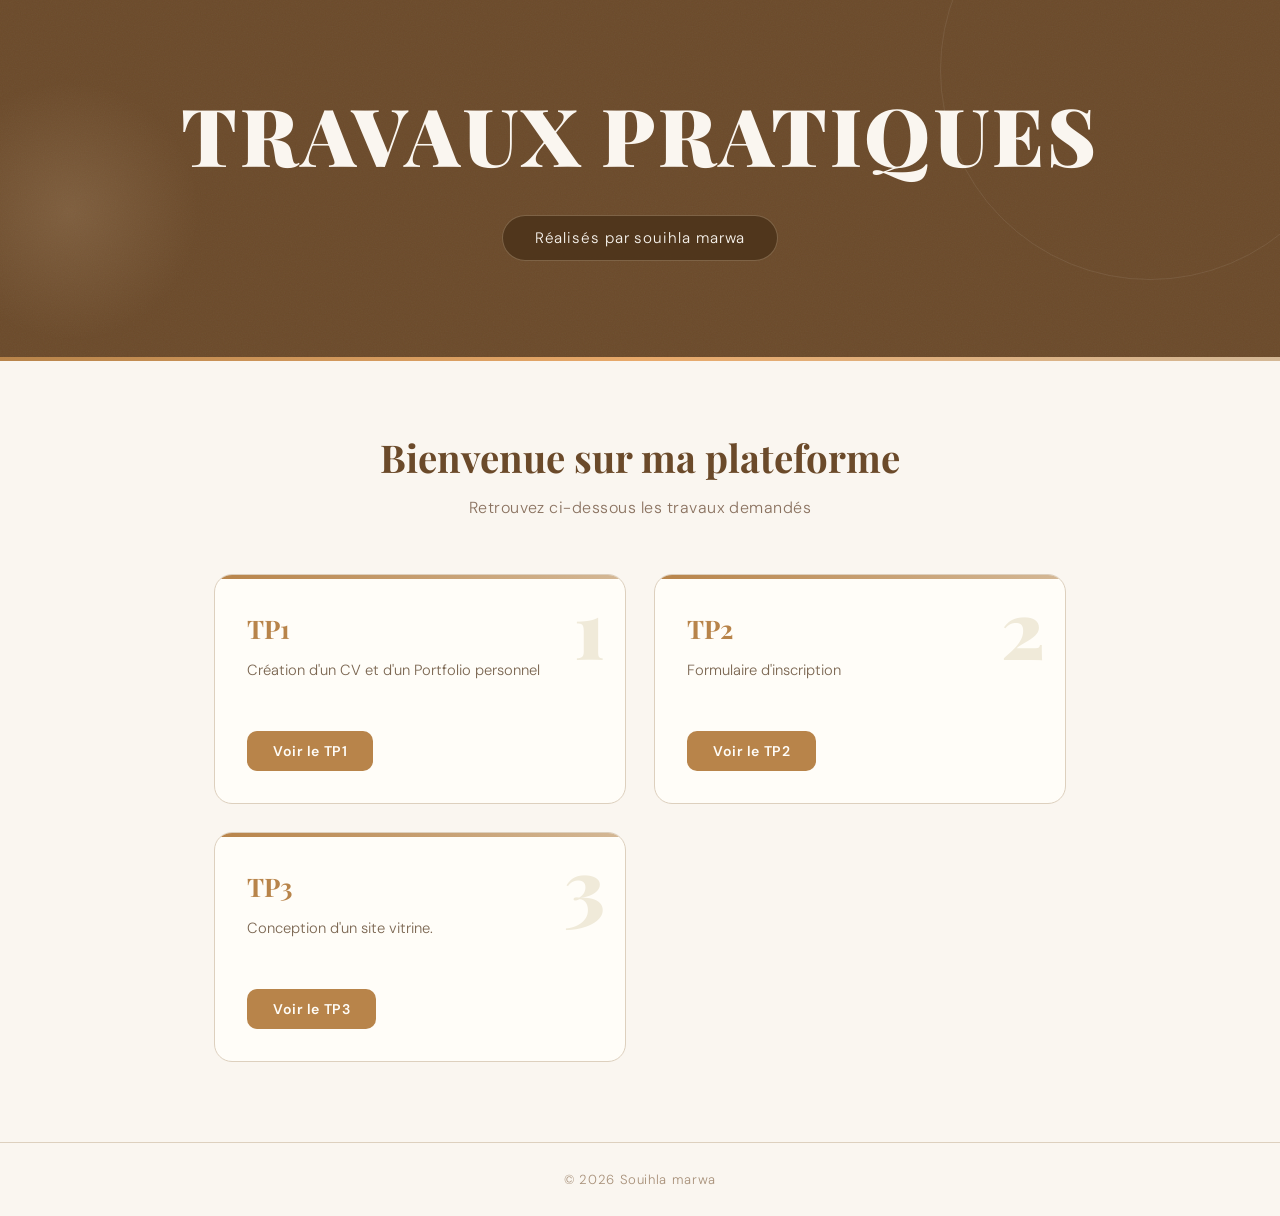
<file: index.html>
<!DOCTYPE html>
<html lang="fr">

<head>
    <meta charset="UTF-8" />
    <meta name="viewport" content="width=device-width, initial-scale=1.0" />
    <title>Travaux Pratiques – marwa souihla</title>
    <link
        href="https://fonts.googleapis.com/css2?family=Playfair+Display:wght@700;900&family=DM+Sans:wght@300;400;500;600&display=swap"
        rel="stylesheet" />
    <style>
        /* ── Variables ── */
        :root {
            --cream: #faf6f0;
            --cream-dark: #f0ead9;
            --tan: #d4b896;
            --caramel: #b8844a;
            --brown: #6b4a2a;
            --deep: #3a2510;
            --warm-white: #fffdf8;
            --accent: #c97b3a;
            --accent-lt: #e8a96a;
            --border: #ddd0be;
        }

        /* ── Reset ── */
        *,
        *::before,
        *::after {
            box-sizing: border-box;
            margin: 0;
            padding: 0;
        }

        html {
            scroll-behavior: smooth;
        }

        body {
            font-family: 'DM Sans', sans-serif;
            background: var(--cream);
            color: var(--deep);
            min-height: 100vh;
        }

        /* ── HERO ── */
        .hero {
            position: relative;
            background: var(--brown);
            overflow: hidden;
            padding: 80px 40px 100px;
            text-align: center;
        }

        /* Grain overlay */
        .hero::before {
            content: '';
            position: absolute;
            inset: 0;
            background-image: url("data:image/svg+xml,%3Csvg viewBox='0 0 200 200' xmlns='http://www.w3.org/2000/svg'%3E%3Cfilter id='n'%3E%3CfeTurbulence type='fractalNoise' baseFrequency='0.75' numOctaves='4' stitchTiles='stitch'/%3E%3C/filter%3E%3Crect width='100%25' height='100%25' filter='url(%23n)' opacity='0.15'/%3E%3C/svg%3E");
            background-size: 180px;
            opacity: 0.35;
            pointer-events: none;
        }

        /* Warm diagonal accent */
        .hero::after {
            content: '';
            position: absolute;
            bottom: -2px;
            left: 0;
            right: 0;
            height: 6px;
            background: linear-gradient(90deg, var(--caramel), var(--accent-lt), var(--tan));
        }

        /* Decorative circle */
        .hero-deco {
            position: absolute;
            width: 420px;
            height: 420px;
            border-radius: 50%;
            border: 1px solid rgba(255, 255, 255, .08);
            top: -140px;
            right: -80px;
            pointer-events: none;
        }

        .hero-deco-2 {
            position: absolute;
            width: 260px;
            height: 260px;
            border-radius: 50%;
            background: radial-gradient(circle, rgba(212, 184, 150, .18) 0%, transparent 70%);
            bottom: 20px;
            left: -60px;
            pointer-events: none;
        }

        .hero-title {
            font-family: 'Playfair Display', serif;
            font-size: clamp(2.8rem, 8vw, 5rem);
            font-weight: 900;
            color: var(--cream);
            letter-spacing: .04em;
            text-transform: uppercase;
            position: relative;
            animation: fadeDown .7s ease both;
        }

        .hero-badge {
            display: inline-block;
            margin-top: 28px;
            padding: 12px 32px;
            background: rgba(58, 37, 16, .55);
            border: 1px solid rgba(212, 184, 150, .35);
            border-radius: 50px;
            font-size: .95rem;
            font-weight: 300;
            letter-spacing: .06em;
            color: var(--cream);
            backdrop-filter: blur(6px);
            position: relative;
            animation: fadeDown .7s .15s ease both;
        }

        /* ── MAIN ── */
        main {
            max-width: 900px;
            margin: 0 auto;
            padding: 70px 24px 80px;
        }

        .section-intro {
            text-align: center;
            margin-bottom: 56px;
            animation: fadeUp .6s .25s ease both;
        }

        .section-intro h2 {
            font-family: 'Playfair Display', serif;
            font-size: clamp(1.7rem, 4vw, 2.4rem);
            font-weight: 700;
            color: var(--brown);
            margin-bottom: 14px;
        }

        .section-intro p {
            font-size: 1rem;
            font-weight: 300;
            color: #8a7260;
            letter-spacing: .03em;
        }

        /* ── GRID ── */
        .cards-grid {
            display: grid;
            grid-template-columns: repeat(auto-fill, minmax(280px, 1fr));
            gap: 28px;
        }

        /* ── CARD ── */
        .card {
            background: var(--warm-white);
            border: 1px solid var(--border);
            border-radius: 18px;
            padding: 36px 32px 32px;
            position: relative;
            overflow: hidden;
            transition: transform .3s ease, box-shadow .3s ease;
            animation: fadeUp .55s ease both;
        }

        .card:nth-child(1) {
            animation-delay: .3s;
        }

        .card:nth-child(2) {
            animation-delay: .42s;
        }

        .card:nth-child(3) {
            animation-delay: .54s;
        }

        .card:hover {
            transform: translateY(-6px);
            box-shadow: 0 18px 40px rgba(107, 74, 42, .13);
        }

        /* Top accent bar */
        .card::before {
            content: '';
            position: absolute;
            top: 0;
            left: 0;
            right: 0;
            height: 4px;
            background: linear-gradient(90deg, var(--caramel), var(--tan));
            border-radius: 18px 18px 0 0;
        }

        /* Decorative watermark number */
        .card-watermark {
            position: absolute;
            top: 12px;
            right: 20px;
            font-family: 'Playfair Display', serif;
            font-size: 5rem;
            font-weight: 900;
            color: var(--cream-dark);
            line-height: 1;
            pointer-events: none;
            user-select: none;
        }

        .card-tag {
            display: inline-block;
            font-family: 'Playfair Display', serif;
            font-size: 1.6rem;
            font-weight: 700;
            color: var(--caramel);
            margin-bottom: 14px;
            position: relative;
        }

        .card-desc {
            font-size: .92rem;
            font-weight: 300;
            color: #7a6550;
            line-height: 1.6;
            margin-bottom: 28px;
            min-height: 44px;
        }

        .btn {
            display: inline-block;
            padding: 11px 26px;
            background: var(--caramel);
            color: var(--warm-white);
            font-family: 'DM Sans', sans-serif;
            font-size: .88rem;
            font-weight: 600;
            letter-spacing: .04em;
            border-radius: 10px;
            text-decoration: none;
            border: none;
            cursor: pointer;
            transition: background .2s ease, transform .15s ease;
        }

        .btn:hover {
            background: var(--brown);
            transform: scale(1.03);
        }

        /* ── FOOTER ── */
        footer {
            text-align: center;
            padding: 28px 20px;
            border-top: 1px solid var(--border);
            font-size: .82rem;
            font-weight: 300;
            color: #a8917a;
            letter-spacing: .05em;
        }

        /* ── Animations ── */
        @keyframes fadeDown {
            from {
                opacity: 0;
                transform: translateY(-22px);
            }

            to {
                opacity: 1;
                transform: translateY(0);
            }
        }

        @keyframes fadeUp {
            from {
                opacity: 0;
                transform: translateY(24px);
            }

            to {
                opacity: 1;
                transform: translateY(0);
            }
        }
    </style>
</head>

<body>

    <!-- HERO -->
    <header class="hero">
        <div class="hero-deco"></div>
        <div class="hero-deco-2"></div>
        <h1 class="hero-title">Travaux Pratiques</h1>
        <span class="hero-badge">Réalisés par souihla marwa</span>
    </header>

    <!-- MAIN -->
    <main>
        <div class="section-intro">
            <h2>Bienvenue sur ma plateforme</h2>
            <p>Retrouvez ci-dessous les travaux demandés</p>
        </div>

        <div class="cards-grid">

            <div class="card">
                <span class="card-watermark">1</span>
                <div class="card-tag">TP1</div>
                <p class="card-desc">Création d'un CV et d'un Portfolio personnel</p>
                <a href="tp1/index.html" class="btn">Voir le TP1</a>
            </div>

            <div class="card">
                <span class="card-watermark">2</span>
                <div class="card-tag">TP2</div>
                <p class="card-desc">Formulaire d'inscription</p>
                <a href="tp2/index.html" class="btn">Voir le TP2</a>
            </div>

            <div class="card">
                <span class="card-watermark">3</span>
                <div class="card-tag">TP3</div>
                <p class="card-desc">Conception d'un site vitrine.</p>
                <a href="tp3/index.html" class="btn">Voir le TP3</a>
            </div>

        </div>
    </main>

    <!-- FOOTER -->
    <footer>
        &copy; 2026 Souihla marwa
    </footer>

</body>

</html>
</file>
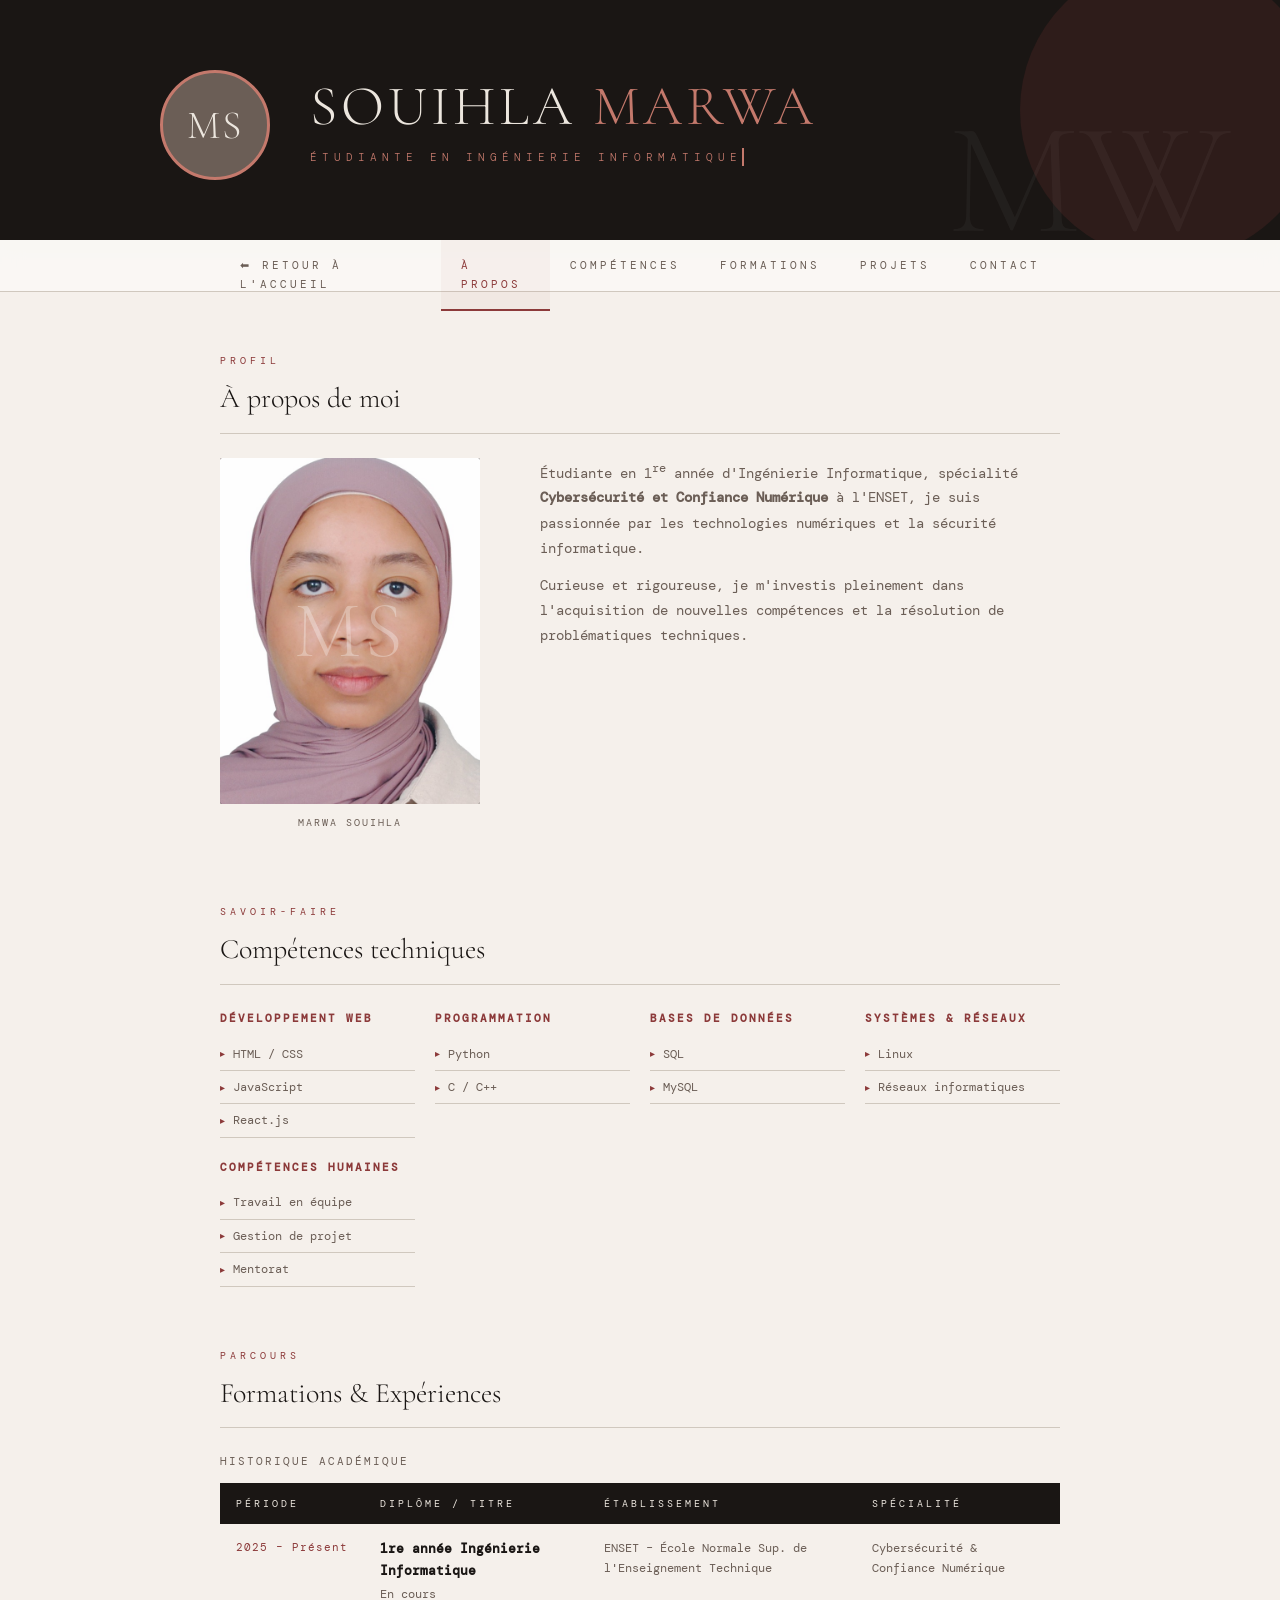
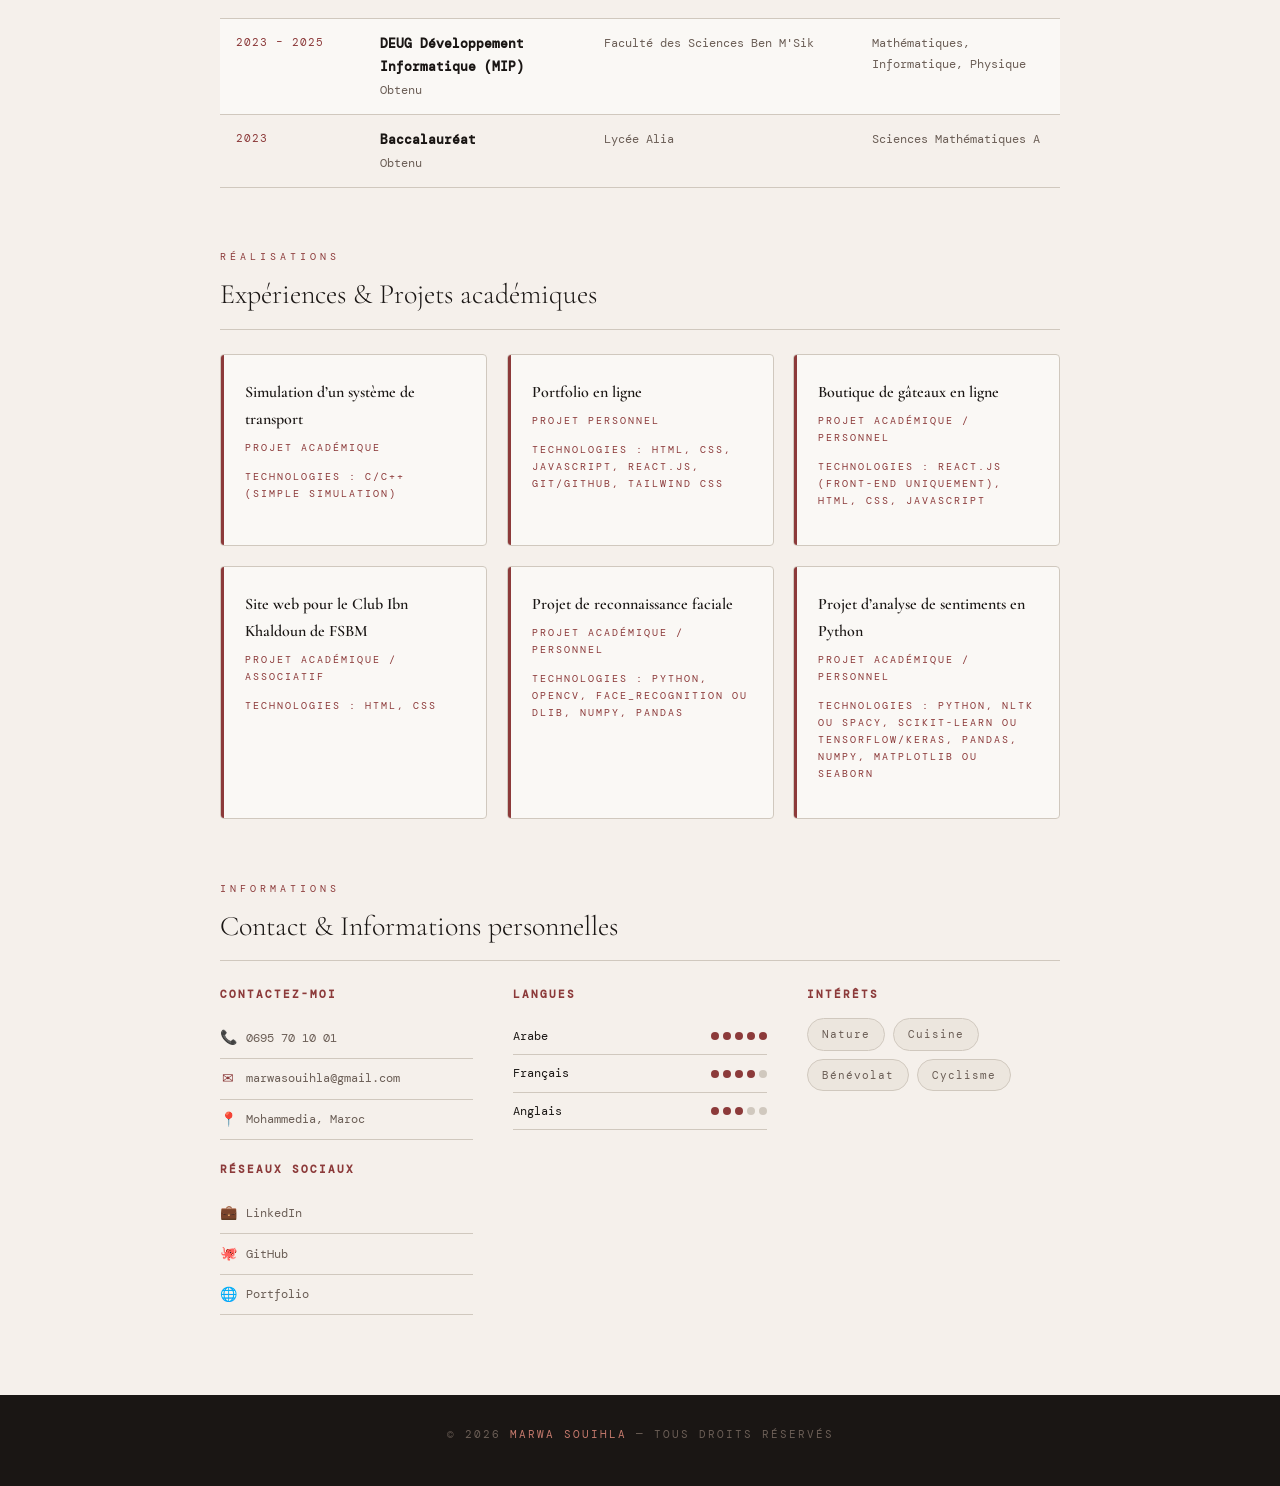
<file: tp1/index.html>
<!DOCTYPE html>
<html lang="fr">

<head>
  <meta charset="UTF-8" />
  <meta name="viewport" content="width=device-width, initial-scale=1.0" />
  <title>Marwa Souihla – CV Portfolio</title>
  <meta name="description"
    content="Portfolio de Marwa Souihla, étudiante en Ingénierie Informatique. Découvrez mon profil, mes compétences, mes formations et mes projets." />

  <link rel="preconnect" href="https://fonts.googleapis.com" />
  <link rel="preconnect" href="https://fonts.gstatic.com" crossorigin />
  <link
    href="https://fonts.googleapis.com/css2?family=Cormorant+Garamond:ital,wght@0,300;0,400;0,600;1,300&family=DM+Mono:wght@300;400;500&display=swap"
    rel="stylesheet" />

  <link rel="stylesheet" href="styles.css" />

</head>

<body>
  <!-- Fond interactif -->
  <canvas id="bg-canvas"></canvas>

  <!-- ══════════════ HEADER ══════════════ -->
  <header>
    <div class="header-inner">
      <div class="avatar-wrap" role="img" aria-label="Initiales de Marwa Souihla">
        <span class="avatar-initials">MS</span>
      </div>
      <div class="header-text">
        <h1>SOUIHLA <span>Marwa</span></h1>
        <h2 class="typewriter-text">Étudiante en Ingénierie Informatique</h2>
      </div>
    </div>
  </header>

  <!-- ══════════════ NAVIGATION ══════════════ -->
  <nav aria-label="Navigation principale">
    <ul>
      <li><a href="../index.html">⬅ Retour à l'accueil</a></li>
      <li><a href="#a-propos" class="active">À propos</a></li>
      <li><a href="#competences">Compétences</a></li>
      <li><a href="#formations">Formations</a></li>
      <li><a href="#projets">Projets</a></li>
      <li><a href="#contact">Contact</a></li>
    </ul>
  </nav>

  <!-- ══════════════ MAIN ══════════════ -->
  <main>

    <!-- ── À PROPOS ── -->
    <section id="a-propos" aria-labelledby="titre-a-propos">
      <div class="reveal">
        <p class="section-label">Profil</p>
        <h3 id="titre-a-propos">À propos de moi</h3>
      </div>

      <div class="about-flex-container">
        <div class="about-photo reveal reveal-delay-1">
          <div class="about-photo-frame">
            <!-- Remplacer le src par une vraie photo si nécessaire -->
            <img src="assets/profile.jpg" alt="Portrait de Marwa Souihla" onerror="this.style.display='none'" />
            <span class="avatar-initials-big">MS</span>
          </div>
          <p class="photo-caption">Marwa Souihla</p>
        </div>
        <div class="about-content reveal reveal-delay-2">
          <p>
            Étudiante en 1<sup>re</sup> année d'Ingénierie Informatique, spécialité
            <strong>Cybersécurité et Confiance Numérique</strong> à l'ENSET, je suis
            passionnée par les technologies numériques et la sécurité informatique.
          </p>
          <p>
            Curieuse et rigoureuse, je m'investis pleinement dans l'acquisition de
            nouvelles compétences et la résolution de problématiques techniques.

          </p>
        </div>
      </div>
    </section>

    <!-- ── COMPÉTENCES ── -->
    <section id="competences" aria-labelledby="titre-competences">
      <div class="reveal">
        <p class="section-label">Savoir-faire</p>
        <h3 id="titre-competences">Compétences techniques</h3>
      </div>

      <div class="skills-grid">
        <div class="skill-category reveal reveal-delay-1">
          <h5>Développement web</h5>
          <ul>
            <li>HTML / CSS</li>
            <li>JavaScript</li>
            <li>React.js</li>
          </ul>
        </div>

        <div class="skill-category reveal reveal-delay-2">
          <h5>Programmation</h5>
          <ul>
            <li>Python</li>
            <li>C / C++</li>
          </ul>
        </div>

        <div class="skill-category reveal reveal-delay-3">
          <h5>Bases de données</h5>
          <ul>
            <li>SQL</li>
            <li>MySQL</li>
          </ul>
        </div>

        <div class="skill-category reveal reveal-delay-1">
          <h5>Systèmes &amp; Réseaux</h5>
          <ul>
            <li>Linux</li>

            <li>Réseaux informatiques</li>
          </ul>
        </div>

        <div class="skill-category reveal reveal-delay-2">
          <h5>Compétences Humaines</h5>
          <ul>
            <li>Travail en équipe</li>
            <li>Gestion de projet</li>
            <li>Mentorat</li>
          </ul>
        </div>
      </div>
    </section>

    <!-- ── FORMATIONS / EXPÉRIENCES ── -->
    <section id="formations" aria-labelledby="titre-formations">
      <div class="reveal">
        <p class="section-label">Parcours</p>
        <h3 id="titre-formations">Formations &amp; Expériences</h3>
      </div>

      <div class="table-container reveal reveal-delay-1">
        <table>
          <caption
            style="text-align:left; font-size:11px; letter-spacing:2px; color:var(--muted); text-transform:uppercase; margin-bottom:12px;">
            Historique académique
          </caption>
          <thead>
            <tr>
              <th scope="col">Période</th>
              <th scope="col">Diplôme / Titre</th>
              <th scope="col">Établissement</th>
              <th scope="col">Spécialité</th>
            </tr>
          </thead>
          <tbody>
            <tr>
              <td><time datetime="2025">2025</time> – Présent</td>
              <td>
                <strong>1re année Ingénierie Informatique</strong>
                En cours
              </td>
              <td>ENSET – École Normale Sup. de l'Enseignement Technique</td>
              <td>Cybersécurité &amp; Confiance Numérique</td>
            </tr>
            <tr>
              <td><time datetime="2023">2023</time> – <time datetime="2025">2025</time></td>
              <td>
                <strong>DEUG Développement Informatique (MIP)</strong>
                Obtenu
              </td>
              <td>Faculté des Sciences Ben M'Sik</td>
              <td>Mathématiques, Informatique, Physique</td>
            </tr>
            <tr>
              <td><time datetime="2023">2023</time></td>
              <td>
                <strong>Baccalauréat</strong>
                Obtenu
              </td>
              <td>Lycée Alia</td>
              <td>Sciences Mathématiques A</td>
            </tr>
            <!-- removed mentor tr -->
          </tbody>
        </table>
      </div>
    </section>

    <!-- ── PROJETS ── -->
    <section id="projets" aria-labelledby="titre-projets">
      <div class="reveal">
        <p class="section-label">Réalisations</p>
        <h3 id="titre-projets">Expériences &amp; Projets académiques</h3>
      </div>

      <ul class="projects-list">
        <li class="reveal reveal-delay-1">
          <p class="project-name">Simulation d’un système de transport</p>
          <p class="project-type">Projet académique</p>
          <p class="project-type">Technologies : C/C++ (simple simulation)</p>
        </li>

        <li class="reveal reveal-delay-3">
          <p class="project-name">Portfolio en ligne</p>
          <p class="project-type">Projet personnel</p>
          <p class="project-type">Technologies : HTML, CSS, JavaScript, React.js, Git/GitHub, Tailwind CSS</p>
        </li>
        <li class="reveal reveal-delay-1">
          <p class="project-name">Boutique de gâteaux en ligne</p>
          <p class="project-type">Projet académique / personnel</p>
          <p class="project-type">Technologies : React.js (front-end uniquement), HTML, CSS, JavaScript</p>
        </li>
        <li class="reveal reveal-delay-2">
          <p class="project-name">Site web pour le Club Ibn Khaldoun de FSBM</p>
          <p class="project-type">Projet académique / associatif</p>
          <p class="project-type">Technologies : HTML, CSS</p>
        </li>
        <li class="reveal reveal-delay-3">
          <p class="project-name">Projet de reconnaissance faciale</p>
          <p class="project-type">Projet académique / personnel</p>
          <p class="project-type">Technologies : Python, OpenCV, face_recognition ou dlib, NumPy, pandas</p>
        </li>
        <li class="reveal reveal-delay-1">
          <p class="project-name">Projet d’analyse de sentiments en Python</p>
          <p class="project-type">Projet académique / personnel</p>
          <p class="project-type">Technologies : Python, NLTK ou spaCy, scikit-learn ou TensorFlow/Keras, pandas, NumPy,
            matplotlib ou seaborn</p>
        </li>
      </ul>
    </section>

    <!-- ── CONTACT, LANGUES, INTÉRÊTS ── -->
    <section id="contact" aria-labelledby="titre-contact">
      <div class="reveal">
        <p class="section-label">Informations</p>
        <h3 id="titre-contact">Contact &amp; Informations personnelles</h3>
      </div>

      <div class="info-blocks">

        <!-- Contact -->
        <div class="info-block reveal reveal-delay-1">
          <h5>Contactez-moi</h5>
          <ul class="contact-list">
            <li>
              <span class="icon" aria-hidden="true">📞</span>
              <a href="tel:+212695701001" rel="noopener">0695 70 10 01</a>
            </li>
            <li>
              <span class="icon" aria-hidden="true">✉</span>
              <a href="mailto:marwasouihla@gmail.com" rel="noopener">marwasouihla@gmail.com</a>
            </li>
            <li>
              <span class="icon" aria-hidden="true">📍</span>
              Mohammedia, Maroc
            </li>
          </ul>

          <!-- Réseaux sociaux -->
          <h5 style="margin-top:20px;">Réseaux sociaux</h5>
          <ul class="contact-list">
            <li>
              <span class="icon" aria-hidden="true">💼</span>
              <a href="https://www.linkedin.com/in/marwa-souihla-02454b335/" target="_blank" rel="noopener noreferrer"
                aria-label="Profil LinkedIn de Marwa Souihla">LinkedIn</a>
            </li>
            <li>
              <span class="icon" aria-hidden="true">🐙</span>
              <a href="https://github.com/merymarw" target="_blank" rel="noopener noreferrer"
                aria-label="Profil GitHub de Marwa Souihla">GitHub</a>
            </li>
            <li>
              <span class="icon" aria-hidden="true">🌐</span>
              <a href="#" target="_blank" rel="noopener noreferrer"
                aria-label="Portfolio personnel de Marwa Souihla">Portfolio</a>
            </li>
          </ul>
        </div>

        <!-- Langues -->
        <div class="info-block reveal reveal-delay-2">
          <h5>Langues</h5>
          <ul class="lang-list">
            <li>
              <span>Arabe</span>
              <span class="lang-dot" aria-label="Niveau natif">
                <span class="filled"></span><span class="filled"></span>
                <span class="filled"></span><span class="filled"></span><span class="filled"></span>
              </span>
            </li>
            <li>
              <span>Français</span>
              <span class="lang-dot" aria-label="Niveau avancé">
                <span class="filled"></span><span class="filled"></span>
                <span class="filled"></span><span class="filled"></span><span></span>
              </span>
            </li>
            <li>
              <span>Anglais</span>
              <span class="lang-dot" aria-label="Niveau intermédiaire">
                <span class="filled"></span><span class="filled"></span>
                <span class="filled"></span><span></span><span></span>
              </span>
            </li>
          </ul>
        </div>

        <!-- Intérêts -->
        <div class="info-block reveal reveal-delay-3">
          <h5>Intérêts</h5>
          <ul class="interests-list">
            <li>Nature</li>
            <li>Cuisine</li>
            <li>Bénévolat</li>
            <li>Cyclisme</li>
          </ul>
        </div>

      </div>
    </section>

  </main>

  <!-- ══════════════ FOOTER ══════════════ -->
  <footer>
    <p>© 2026 <span>Marwa Souihla</span> — Tous droits réservés</p>
  </footer>

  <!-- JavaScript (Mise en surbrillance automatique lors du défilement) -->
  <script defer type="module" src="index.js"></script>

  <script src="index.js"></script>
</body>

</html>
</file>
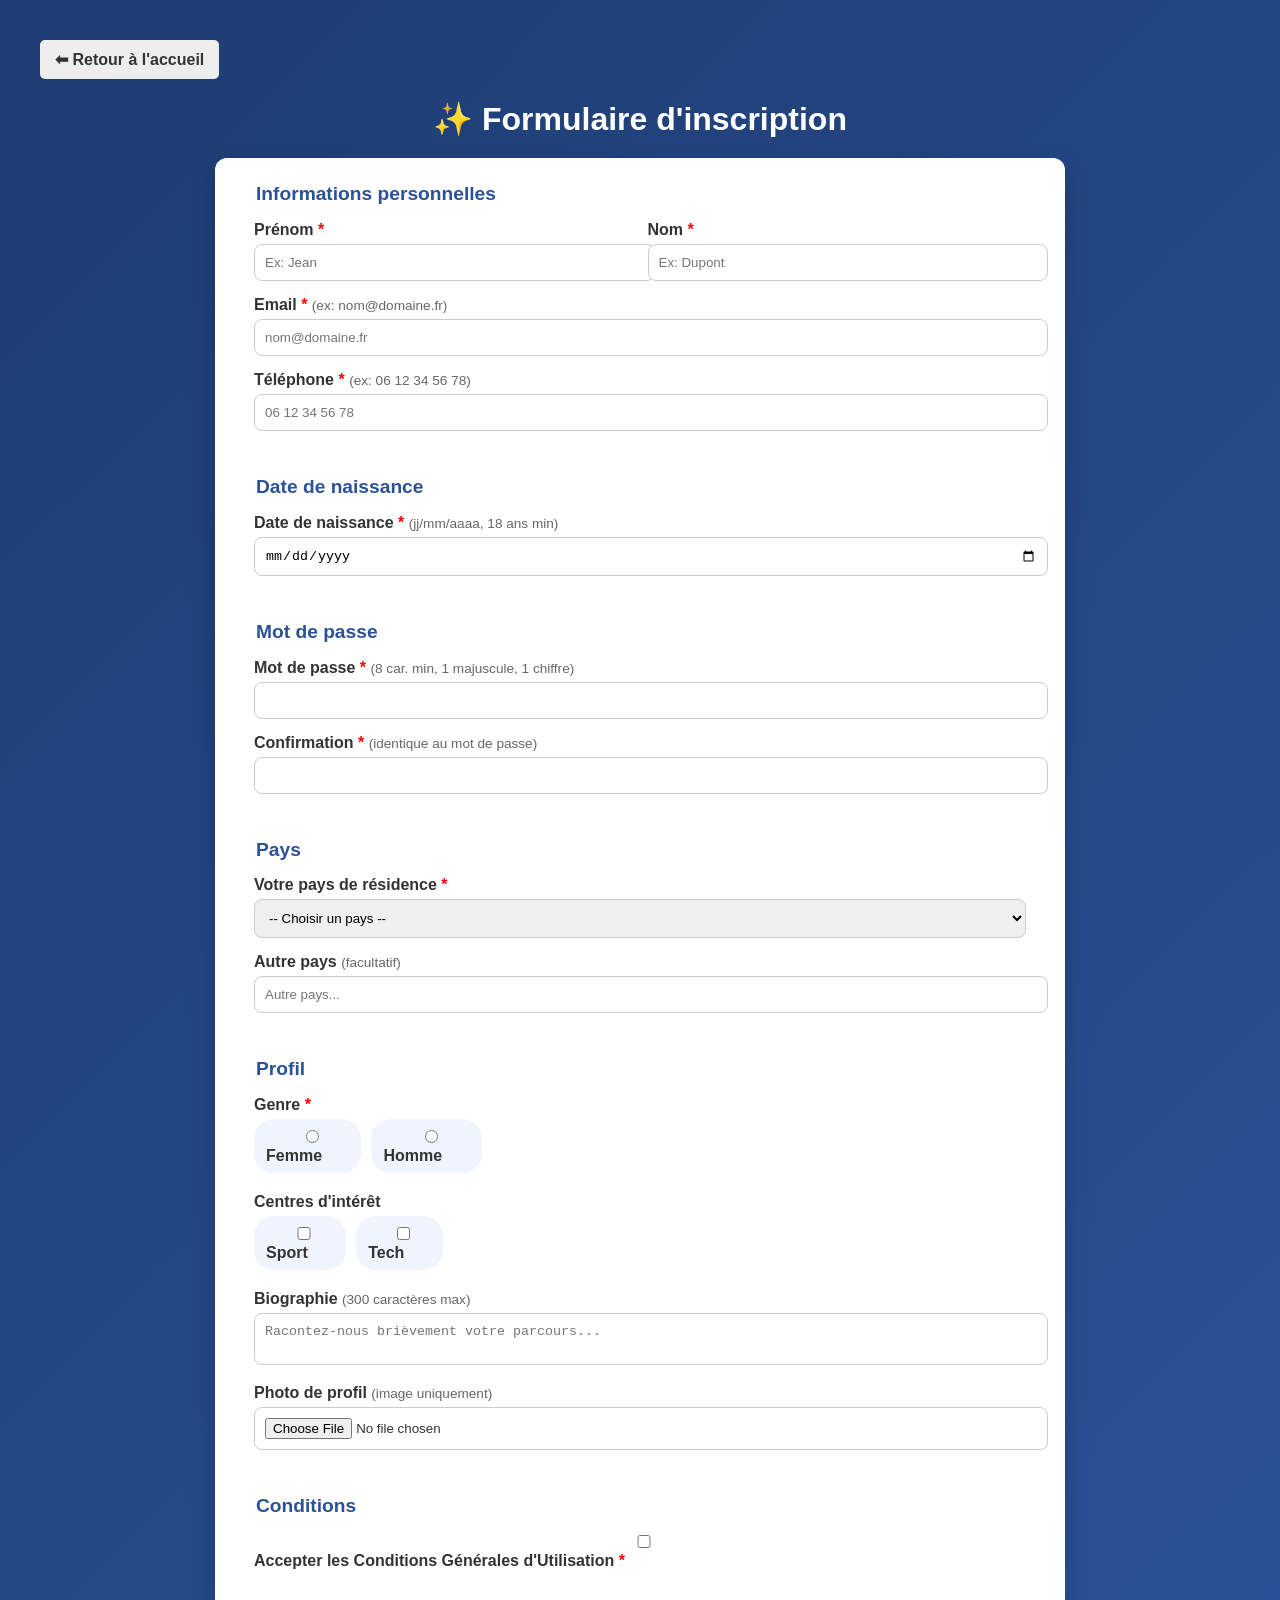
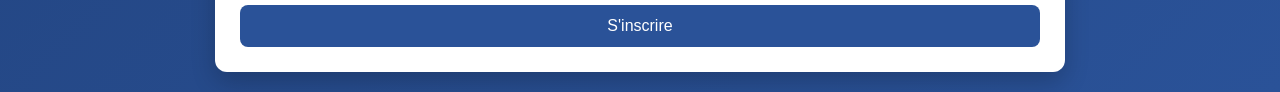
<file: tp2/index.html>
<!DOCTYPE html>
<html lang="fr">

<head>
    <meta charset="UTF-8">
    <meta name="viewport" content="width=device-width, initial-scale=1.0">
    <title>Formulaire</title>

    <link rel="stylesheet" href="style.css">
</head>

<body>

    <a href="../index.html" style="display:inline-block; margin: 20px 20px 0; text-decoration: none; color: #333; font-weight: bold; background: #eee; padding: 10px 15px; border-radius: 5px;">⬅ Retour à l'accueil</a>

    <h1>✨ Formulaire d'inscription</h1>

    <form id="form">

        <fieldset>
            <legend>Informations personnelles</legend>

            <div class="row">
                <div class="field">
                    <label for="prenom">Prénom <span class="req">*</span></label>
                    <input type="text" id="prenom" name="prenom" required minlength="2" autocomplete="given-name" placeholder="Ex: Jean">
                </div>
                <div class="field">
                    <label for="nom">Nom <span class="req">*</span></label>
                    <input type="text" id="nom" name="nom" required minlength="2" autocomplete="family-name" placeholder="Ex: Dupont">
                </div>
            </div>

            <div class="field">
                <label for="email">Email <span class="req">*</span> <small style="color: #666; font-weight: normal; font-size: 0.85em;">(ex: nom@domaine.fr)</small></label>
                <input type="email" id="email" name="email" required autocomplete="email" placeholder="nom@domaine.fr">
            </div>

            <div class="field">
                <label for="telephone">Téléphone <span class="req">*</span> <small style="color: #666; font-weight: normal; font-size: 0.85em;">(ex: 06 12 34 56 78)</small></label>
                <input type="tel" id="telephone" name="telephone" pattern="^(0[1-9](\s?\d{2}){4})$" required title="Format : 10 chiffres (ex: 01 23 45 67 89 ou 0123456789)" autocomplete="tel" placeholder="06 12 34 56 78">
            </div>
        </fieldset>

        <fieldset>
            <legend>Date de naissance</legend>
            
            <div class="field">
                <label for="ddn">Date de naissance <span class="req">*</span> <small style="color: #666; font-weight: normal; font-size: 0.85em;">(jj/mm/aaaa, 18 ans min)</small></label>
                <input type="date" id="ddn" name="ddn" required autocomplete="bday">
            </div>
        </fieldset>

        <fieldset>
            <legend>Mot de passe</legend>

            <div class="field">
                <label for="password">Mot de passe <span class="req">*</span> <small style="color: #666; font-weight: normal; font-size: 0.85em;">(8 car. min, 1 majuscule, 1 chiffre)</small></label>
                <input type="password" id="password" name="password" pattern="(?=.*[A-Z])(?=.*\d).{8,}" required title="Au moins 8 caractères, 1 majuscule et 1 chiffre" autocomplete="new-password">
            </div>

            <div class="field">
                <label for="confirm">Confirmation <span class="req">*</span> <small style="color: #666; font-weight: normal; font-size: 0.85em;">(identique au mot de passe)</small></label>
                <input type="password" id="confirm" name="confirm" required autocomplete="new-password">
            </div>
        </fieldset>

        <fieldset>
            <legend>Pays</legend>

            <div class="field">
                <label for="pays">Votre pays de résidence <span class="req">*</span></label>
                <select id="pays" name="pays" required autocomplete="country-name">
                    <option value="">-- Choisir un pays --</option>
                    <option value="France">France</option>
                    <option value="Maroc">Maroc</option>
                </select>
            </div>

            <div class="field" style="margin-top: 10px;">
                <label for="autre_pays">Autre pays <small style="color: #666; font-weight: normal; font-size: 0.85em;">(facultatif)</small></label>
                <input list="liste_pays" id="autre_pays" name="autre_pays" placeholder="Autre pays..." autocomplete="country-name">
                <datalist id="liste_pays">
                    <option value="Espagne">
                    <option value="Italie">
                </datalist>
            </div>
        </fieldset>

        <fieldset>
            <legend>Profil</legend>

            <div class="field">
                <label>Genre <span class="req">*</span></label>
                <div class="radio-group">
                    <label><input type="radio" name="genre" value="femme" required> Femme</label>
                    <label><input type="radio" name="genre" value="homme"> Homme</label>
                </div>
            </div>

            <div class="field" style="margin-top: 10px;">
                <label>Centres d'intérêt</label>
                <div class="check-group">
                    <label><input type="checkbox" name="interets" value="sport"> Sport</label>
                    <label><input type="checkbox" name="interets" value="tech"> Tech</label>
                </div>
            </div>

            <div class="field" style="margin-top: 10px;">
                <label for="bio">Biographie <small style="color: #666; font-weight: normal; font-size: 0.85em;">(300 caractères max)</small></label>
                <textarea id="bio" name="bio" maxlength="300" placeholder="Racontez-nous brièvement votre parcours..."></textarea>
            </div>

            <div class="field" style="margin-top: 10px;">
                <label for="photo">Photo de profil <small style="color: #666; font-weight: normal; font-size: 0.85em;">(image uniquement)</small></label>
                <input type="file" id="photo" name="photo" accept="image/*">
            </div>
        </fieldset>

        <fieldset>
            <legend>Conditions</legend>
            <label>
                <input type="checkbox" name="cgu" required> Accepter les Conditions Générales d'Utilisation <span class="req">*</span>
            </label>
        </fieldset>

        <button type="submit">S'inscrire</button>

    </form>

    <script src="script.js"></script>

</body>

</html>
</file>
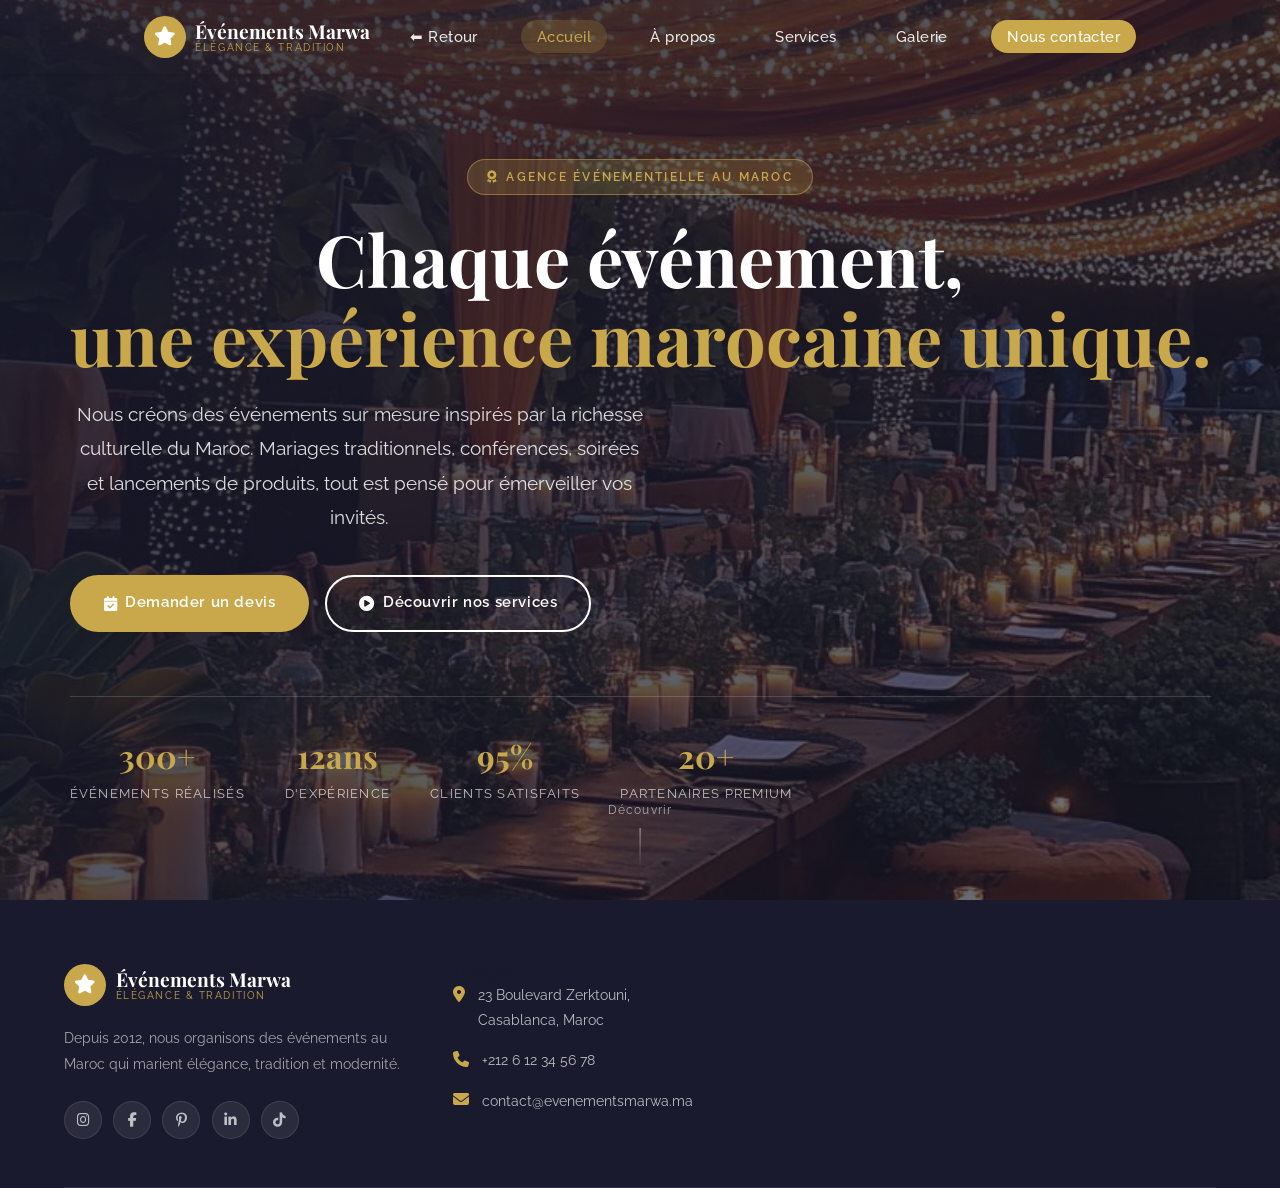
<file: tp3/index.html>
<!DOCTYPE html>
<html lang="fr">
<head>
  <meta charset="UTF-8" />
  <meta name="viewport" content="width=device-width, initial-scale=1.0" />
  <title>Événements Marwa — Organisation d'événements au Maroc</title>
  <meta name="description" content="Événements Marwa organise des mariages marocains, soirées traditionnelles et événements professionnels à Casablanca, Marrakech et Rabat. Contactez-nous pour votre prochain événement." />
  <meta name="keywords" content="événements Maroc, mariage marocain, soirée, conférence, lancement produit, traiteur, décoration orientale, Marwa" />
  <meta name="author" content="Événements Marwa Maroc" />
  <meta name="robots" content="index, follow" />

  <!-- Open Graph -->
  <meta property="og:title" content="Événements Marwa — Organisation d'événements au Maroc" />
  <meta property="og:description" content="Des événements sur mesure au Maroc : mariages, conférences, soirées et lancements de produits. Nous transformons vos moments en souvenirs mémorables." />
  <meta property="og:type" content="website" />
  <meta property="og:url" content="https://www.evenementsmarwa.ma/" />
  <meta property="og:image" content="images/og-home.jpg" />
  <meta property="og:locale" content="fr_MA" />

  <!-- Twitter Card -->
  <meta name="twitter:card" content="summary_large_image" />
  <meta name="twitter:title" content="Événements Marwa Maroc" />
  <meta name="twitter:description" content="Création d'événements sur mesure à Casablanca, Marrakech et Rabat." />
  <meta name="twitter:image" content="images/og-home.jpg" />

  <link rel="canonical" href="https://www.evenementsmarwa.ma/" />
  <link rel="icon" href="images/favicon.svg" type="image/svg+xml" />

  <!-- Google Fonts -->
  <!-- Font Awesome -->
  <link rel="stylesheet" href="css/all.min.css" />

  <!-- CSS -->
  <link rel="stylesheet" href="css/style.css" />
</head>
<body>

<!-- ====== NAVIGATION ====== -->
<nav class="navbar" aria-label="Navigation principale">
  <div class="container">
    <a href="index.html" class="nav-logo">
      <div class="logo-icon"><i class="fas fa-star"></i></div>
      <div class="logo-text">
        <span class="logo-name">Événements Marwa</span>
        <span class="logo-sub">Élégance &amp; Tradition</span>
      </div>
    </a>
    <ul class="nav-links" role="menubar">
      <li role="none"><a href="../index.html" role="menuitem">⬅ Retour</a></li>
      <li role="none"><a href="index.html" role="menuitem" class="active">Accueil</a></li>
      <li role="none"><a href="pages/about.html" role="menuitem">À propos</a></li>
      <li role="none"><a href="pages/services.html" role="menuitem">Services</a></li>
      <li role="none"><a href="pages/gallery.html" role="menuitem">Galerie</a></li>
      <li role="none"><a href="pages/contact.html" role="menuitem" class="nav-cta">Nous contacter</a></li>
    </ul>
    <button class="nav-hamburger" aria-label="Menu" aria-expanded="false">
      <span></span><span></span><span></span>
    </button>
  </div>
</nav>

<!-- ====== HERO ====== -->
<header class="hero" id="accueil">

  <picture>
    <source srcset="images/img1.jpg" media="(min-width: 1024px)" />
    <source srcset="images/img2.jpg" media="(min-width: 768px)" />
    <img class="hero-img-fallback" src="images/img3.jpg" alt="Salle de réception traditionnelle marocaine décorée élégamment" />
  </picture>
  <div class="hero-bg" aria-hidden="true"></div>

  <div class="container hero-content">
    <div class="hero-badge"><i class="fas fa-award"></i> Agence événementielle au Maroc</div>
    <h1>Chaque événement,<br /><span>une expérience marocaine unique.</span></h1>
    <p class="hero-desc">
      Nous créons des événements sur mesure inspirés par la richesse culturelle du Maroc. 
      Mariages traditionnels, conférences, soirées et lancements de produits, tout est pensé pour émerveiller vos invités.
    </p>
    <div class="hero-actions">
      <a href="pages/contact.html" class="btn btn-primary"><i class="fas fa-calendar-check"></i> Demander un devis</a>
      <a href="pages/services.html" class="btn btn-outline"><i class="fas fa-play-circle"></i> Découvrir nos services</a>
    </div>

    <div class="hero-stats">
      <div>
        <div class="hero-stat-value" data-target="300" data-suffix="+">300+</div>
        <div class="hero-stat-label">Événements réalisés</div>
      </div>
      <div>
        <div class="hero-stat-value" data-target="12" data-suffix="ans">12ans</div>
        <div class="hero-stat-label">D'expérience</div>
      </div>
      <div>
        <div class="hero-stat-value" data-target="95" data-suffix="%">95%</div>
        <div class="hero-stat-label">Clients satisfaits</div>
      </div>
      <div>
        <div class="hero-stat-value" data-target="20" data-suffix="+">20+</div>
        <div class="hero-stat-label">Partenaires premium</div>
      </div>
    </div>
  </div>

  <div class="hero-scroll" aria-hidden="true">
    <span>Découvrir</span>
    <div class="scroll-dot"></div>
  </div>
</header>

<!-- ====== FOOTER ====== -->
<footer class="footer" role="contentinfo">
  <div class="container">
    <div class="footer-grid">
      <div class="footer-brand">
        <a href="index.html" class="nav-logo">
          <div class="logo-icon"><i class="fas fa-star"></i></div>
          <div class="logo-text">
            <span class="logo-name">Événements Marwa</span>
            <span class="logo-sub">Élégance &amp; Tradition</span>
          </div>
        </a>
        <p>Depuis 2012, nous organisons des événements au Maroc qui marient élégance, tradition et modernité.</p>
        <div class="footer-social" aria-label="Réseaux sociaux">
          <a href="#" aria-label="Instagram"><i class="fab fa-instagram"></i></a>
          <a href="https://facebook.com/" target="_blank" rel="noopener noreferrer" aria-label="Facebook"><i class="fab fa-facebook-f"></i></a>
          <a href="https://pinterest.com/" target="_blank" rel="noopener noreferrer" aria-label="Pinterest"><i class="fab fa-pinterest-p"></i></a>
          <a href="https://linkedin.com/" target="_blank" rel="noopener noreferrer" aria-label="LinkedIn"><i class="fab fa-linkedin-in"></i></a>
          <a href="https://tiktok.com/" target="_blank" rel="noopener noreferrer" aria-label="TikTok"><i class="fab fa-tiktok"></i></a>
        </div>
      </div>

              <address>
          <h4>Contact</h4>
          <div class="footer-contact-item">
            <i class="fas fa-map-marker-alt footer-contact-icon"></i>
            <span>23 Boulevard Zerktouni, Casablanca, Maroc</span>
          </div>
          <div class="footer-contact-item">
            <i class="fas fa-phone footer-contact-icon"></i>
            <a href="tel:+212612345678" class="text-inherit">+212 6 12 34 56 78</a>
          </div>
          <div class="footer-contact-item">
            <i class="fas fa-envelope footer-contact-icon"></i>
            <a href="mailto:contact@evenementsmarwa.ma" class="text-inherit">contact@evenementsmarwa.ma</a>
          </div>
        </address>
    </div>
  </div>
</footer>
</file>
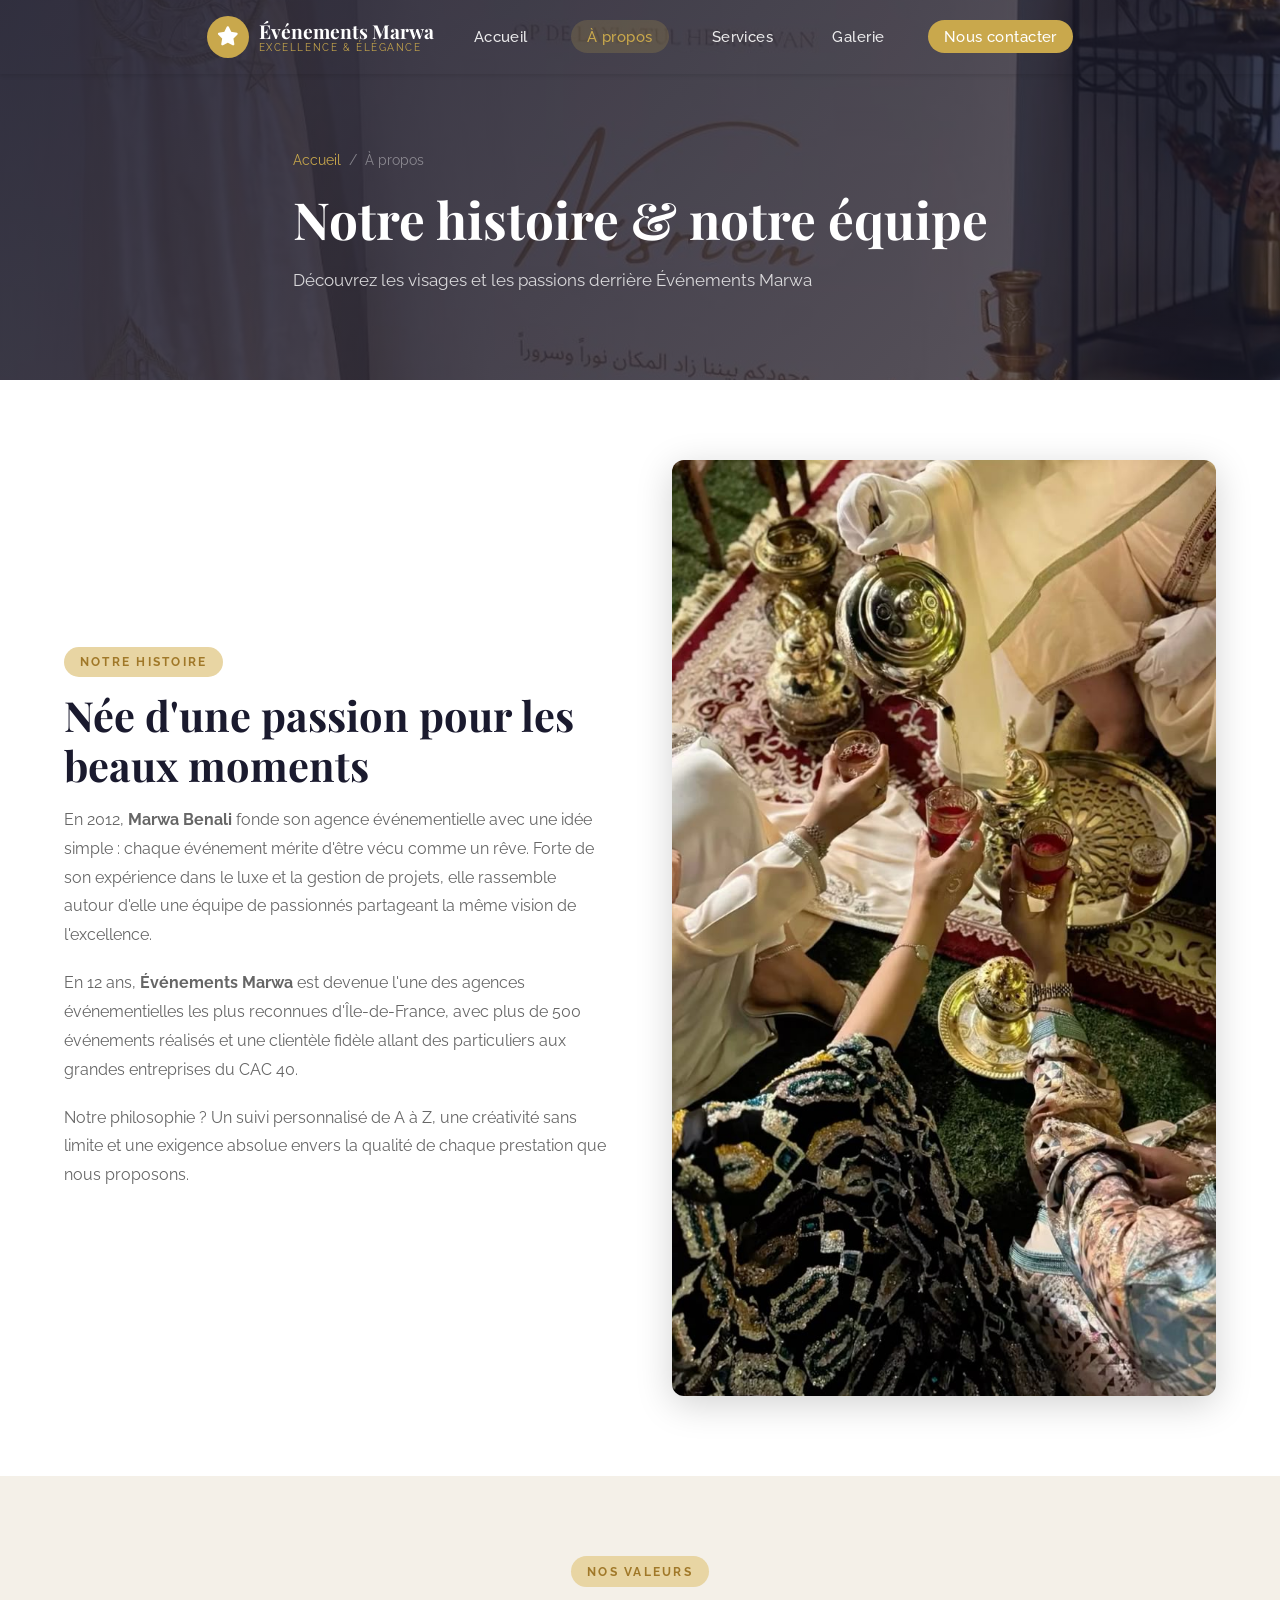
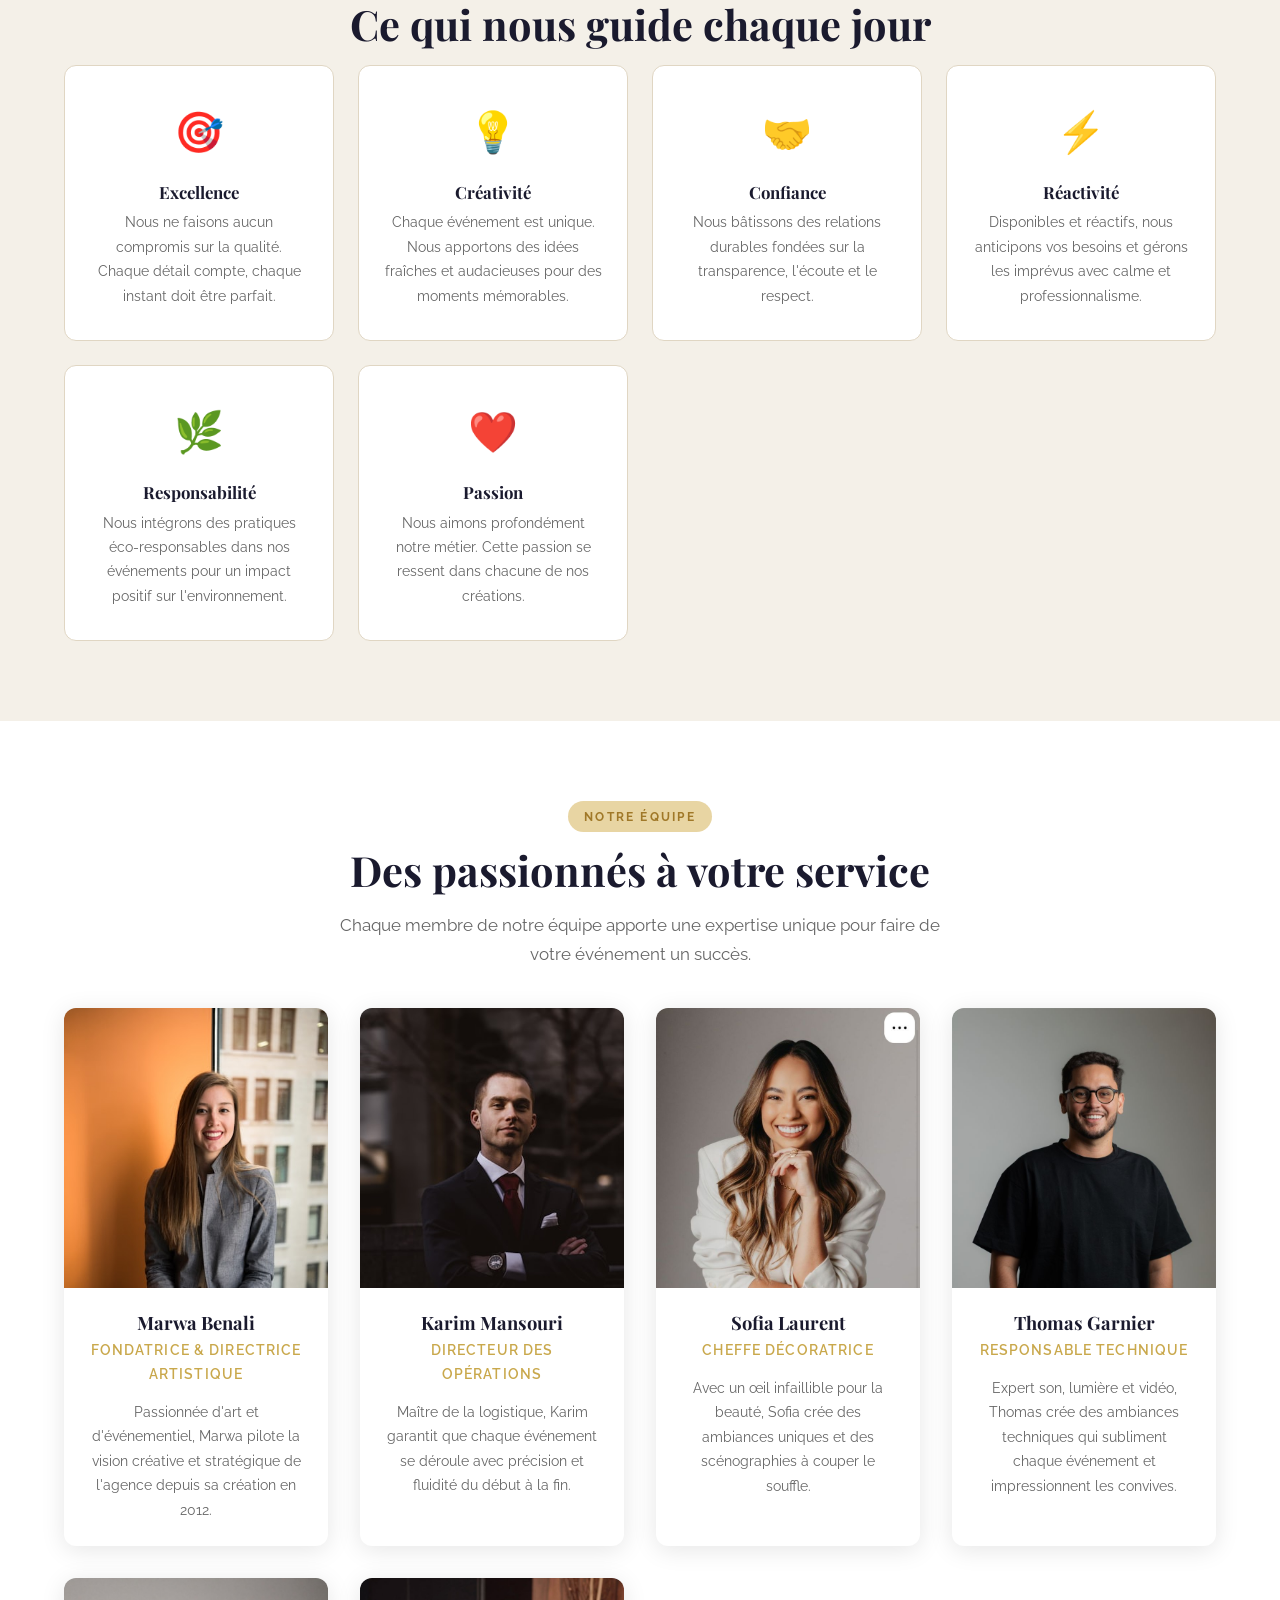
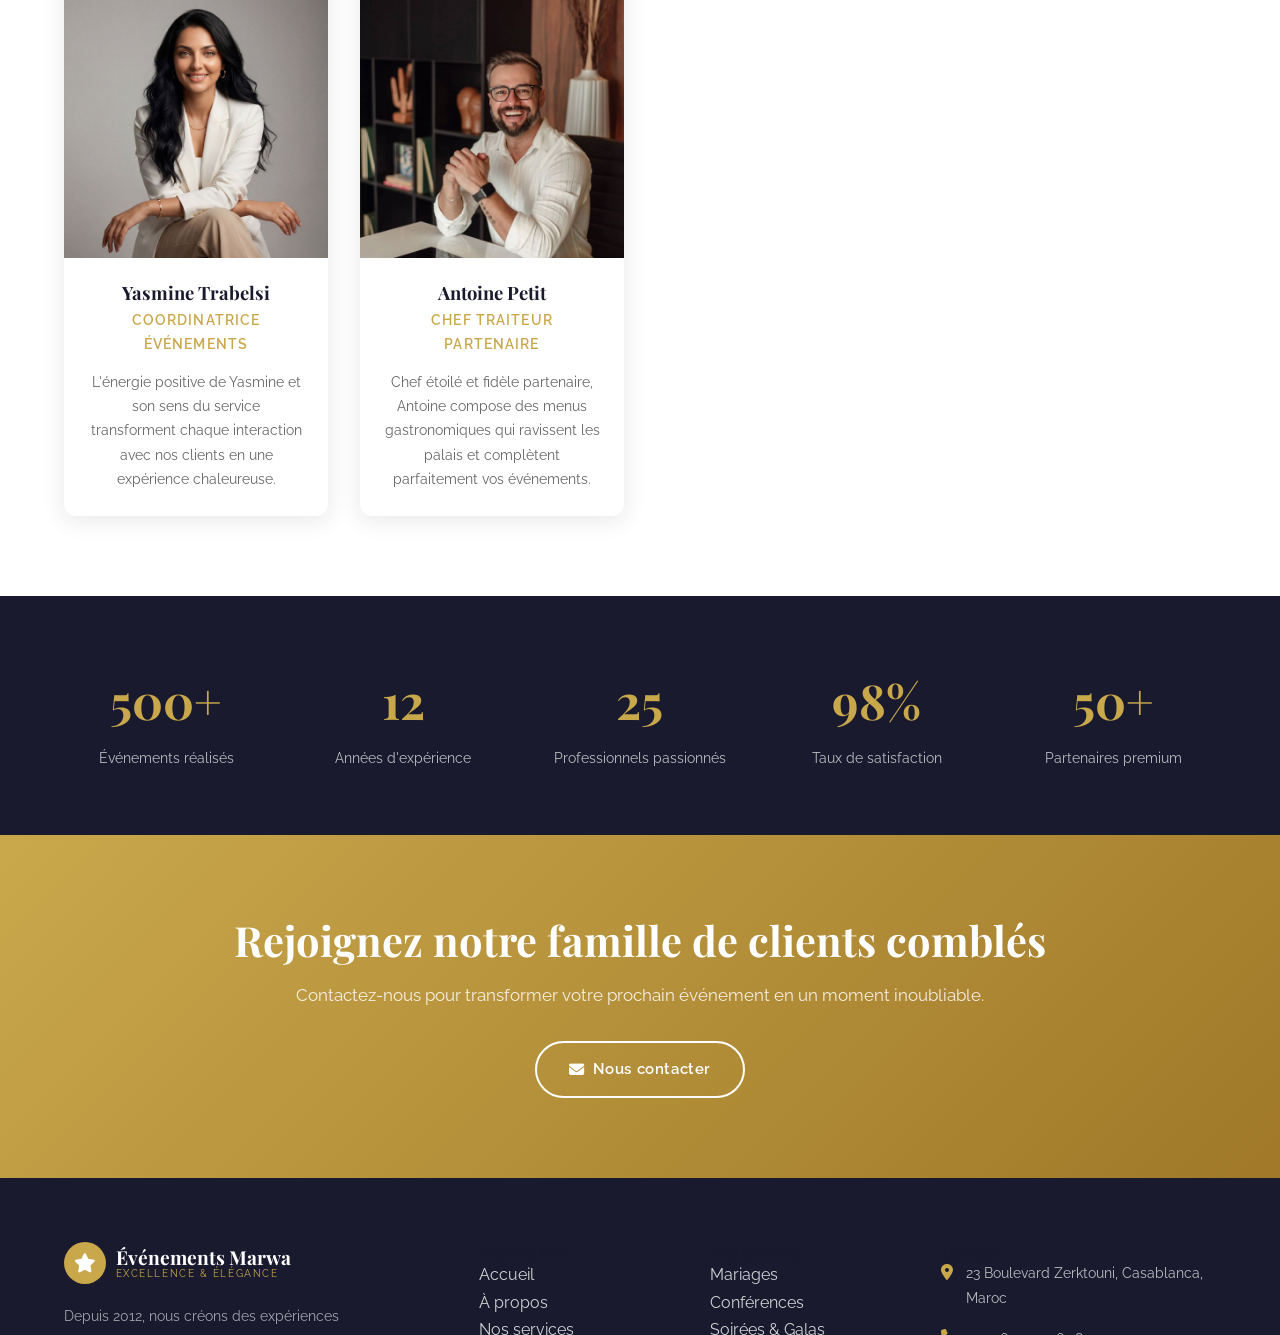
<file: tp3/pages/about.html>
<!DOCTYPE html>
<html lang="fr">
<head>
  <meta charset="UTF-8" />
  <meta name="viewport" content="width=device-width, initial-scale=1.0" />
  <title>À propos — Événements Marwa | Notre équipe &amp; histoire</title>
  <meta name="description" content="Découvrez l'histoire d'Événements Marwa, notre équipe passionnée et les valeurs qui guident notre agence événementielle depuis 2012." />
  <meta name="keywords" content="équipe événementielle, Marwa Benali, organisatrice mariage, agence événementielle Casablanca" />
  <meta name="author" content="Événements Marwa" />
  <meta name="robots" content="index, follow" />

  <!-- Open Graph -->
  <meta property="og:title" content="À propos — Événements Marwa | Notre équipe &amp; histoire" />
  <meta property="og:description" content="Découvrez l'histoire d'Événements Marwa, notre équipe passionnée et nos valeurs." />
  <meta property="og:type" content="website" />
  <meta property="og:url" content="https://www.evenementsmarwa.fr/pages/about.html" />
  <meta property="og:image" content="../images/og-about.jpg" />

  <link rel="canonical" href="https://www.evenementsmarwa.fr/pages/about.html" />
  <link rel="icon" href="../images/favicon.svg" type="image/svg+xml" />
  <link rel="stylesheet" href="../css/all.min.css" />
  <link rel="stylesheet" href="../css/style.css" />
</head>
<body>

  <!-- ====== NAVIGATION ====== -->
  <nav class="navbar" aria-label="Navigation principale">
    <div class="container">
      <a href="../index.html" class="nav-logo">
        <div class="logo-icon"><i class="fas fa-star"></i></div>
        <div class="logo-text">
          <span class="logo-name">Événements Marwa</span>
          <span class="logo-sub">Excellence &amp; Élégance</span>
        </div>
      </a>
      <ul class="nav-links" role="menubar">
        <li role="none"><a href="../index.html" role="menuitem">Accueil</a></li>
        <li role="none"><a href="about.html" role="menuitem" class="active">À propos</a></li>
        <li role="none"><a href="services.html" role="menuitem">Services</a></li>
        <li role="none"><a href="gallery.html" role="menuitem">Galerie</a></li>
        <li role="none"><a href="contact.html" role="menuitem" class="nav-cta">Nous contacter</a></li>
      </ul>
      <button class="nav-hamburger" aria-label="Menu" aria-expanded="false">
        <span></span><span></span><span></span>
      </button>
    </div>
  </nav>

  <!-- ====== PAGE HERO ====== -->
  <header class="page-hero" aria-label="En-tête page À propos">
    <picture>
      <source srcset="../images/img4.jpg" media="(min-width: 1024px)" />
      <source srcset="../images/img5.jpg" media="(min-width: 768px)" />
      <img class="page-hero-bg" src="../images/img6.jpg" alt="Équipe Événements Marwa en réunion" />
    </picture>
    <div class="page-hero-overlay" aria-hidden="true"></div>
    <div class="container page-hero-content">
      <nav class="breadcrumb" aria-label="Fil d'Ariane">
        <a href="../index.html">Accueil</a>
        <span aria-hidden="true">/</span>
        <span aria-current="page">À propos</span>
      </nav>
      <h1>Notre histoire &amp; notre équipe</h1>
      <p>Découvrez les visages et les passions derrière Événements Marwa</p>
    </div>
  </header>

  <!-- ====== HISTOIRE ====== -->
  <section aria-labelledby="histoire-heading">
    <div class="container">
      <div class="about-history-grid">
        <div>
          <span class="section-tag">Notre histoire</span>
          <h2 class="section-title" id="histoire-heading">Née d'une passion pour les beaux moments</h2>
          <p class="about-text-light">
            En 2012, <strong>Marwa Benali</strong> fonde son agence événementielle avec une idée simple :
            chaque événement mérite d'être vécu comme un rêve. Forte de son expérience dans le luxe
            et la gestion de projets, elle rassemble autour d'elle une équipe de passionnés partageant
            la même vision de l'excellence.
          </p>
          <p class="about-text-light">
            En 12 ans, <strong>Événements Marwa</strong> est devenue l'une des agences événementielles
            les plus reconnues d'Île-de-France, avec plus de 500 événements réalisés et une clientèle
            fidèle allant des particuliers aux grandes entreprises du CAC 40.
          </p>
          <p class="about-text-light">
            Notre philosophie ? Un suivi personnalisé de A à Z, une créativité sans limite et une
            exigence absolue envers la qualité de chaque prestation que nous proposons.
          </p>
        </div>
        <div>
          <picture>
            <source srcset="../images/img7.jpg" media="(min-width: 768px)" />
            <img
              src="../images/img1.jpg"
              alt="Marwa Benali, fondatrice d'Événements Marwa"
              class="about-img-styled"
            />
          </picture>
        </div>
      </div>
    </div>
  </section>

  <!-- ====== VALEURS ====== -->
  <section class="bg-section-light" aria-labelledby="valeurs-heading">
    <div class="container">
      <div class="text-center">
        <span class="section-tag">Nos valeurs</span>
        <h2 class="section-title" id="valeurs-heading">Ce qui nous guide chaque jour</h2>
      </div>
      <div class="values-grid">
        <div class="value-card">
          <div class="value-icon">🎯</div>
          <h4>Excellence</h4>
          <p>Nous ne faisons aucun compromis sur la qualité. Chaque détail compte, chaque instant doit être parfait.</p>
        </div>
        <div class="value-card">
          <div class="value-icon">💡</div>
          <h4>Créativité</h4>
          <p>Chaque événement est unique. Nous apportons des idées fraîches et audacieuses pour des moments mémorables.</p>
        </div>
        <div class="value-card">
          <div class="value-icon">🤝</div>
          <h4>Confiance</h4>
          <p>Nous bâtissons des relations durables fondées sur la transparence, l'écoute et le respect.</p>
        </div>
        <div class="value-card">
          <div class="value-icon">⚡</div>
          <h4>Réactivité</h4>
          <p>Disponibles et réactifs, nous anticipons vos besoins et gérons les imprévus avec calme et professionnalisme.</p>
        </div>
        <div class="value-card">
          <div class="value-icon">🌿</div>
          <h4>Responsabilité</h4>
          <p>Nous intégrons des pratiques éco-responsables dans nos événements pour un impact positif sur l'environnement.</p>
        </div>
        <div class="value-card">
          <div class="value-icon">❤️</div>
          <h4>Passion</h4>
          <p>Nous aimons profondément notre métier. Cette passion se ressent dans chacune de nos créations.</p>
        </div>
      </div>
    </div>
  </section>

  <!-- ====== ÉQUIPE ====== -->
  <section id="equipe" aria-labelledby="equipe-heading">
    <div class="container">
      <div class="text-center">
        <span class="section-tag">Notre équipe</span>
        <h2 class="section-title" id="equipe-heading">Des passionnés à votre service</h2>
        <p class="section-sub">Chaque membre de notre équipe apporte une expertise unique pour faire de votre événement un succès.</p>
      </div>

      <div class="team-grid">

        <div class="team-card">
          <figure>
            <picture>
              <source srcset="../images/Marwa Benali.jpg" media="(min-width: 480px)" />
              <img
                src="../images/Marwa Benali.jpg"
                alt="Portrait de Marwa Benali, fondatrice et directrice artistique"
                loading="lazy"
              />
            </picture>
            <figcaption>
              <h3 class="team-name">Marwa Benali</h3>
              <p class="team-role">Fondatrice &amp; Directrice Artistique</p>
              <p class="team-bio">Passionnée d'art et d'événementiel, Marwa pilote la vision créative et stratégique de l'agence depuis sa création en 2012.</p>
            </figcaption>
          </figure>
        </div>

        <div class="team-card">
          <figure>
            <picture>
              <source srcset="../images/Karim Mansouri.jpg" media="(min-width: 480px)" />
              <img
                src="../images/Karim Mansouri.jpg"
                alt="Portrait de Karim Mansouri, directeur des opérations"
                loading="lazy"
              />
            </picture>
            <figcaption>
              <h3 class="team-name">Karim Mansouri</h3>
              <p class="team-role">Directeur des Opérations</p>
              <p class="team-bio">Maître de la logistique, Karim garantit que chaque événement se déroule avec précision et fluidité du début à la fin.</p>
            </figcaption>
          </figure>
        </div>

        <div class="team-card">
          <figure>
            <picture>
              <source srcset="../images/Sofia Laurent.jpg" media="(min-width: 480px)" />
              <img
                src="../images/Sofia Laurent.jpg"
                alt="Portrait de Sofia Laurent, cheffe décoratrice"
                loading="lazy"
              />
            </picture>
            <figcaption>
              <h3 class="team-name">Sofia Laurent</h3>
              <p class="team-role">Cheffe Décoratrice</p>
              <p class="team-bio">Avec un œil infaillible pour la beauté, Sofia crée des ambiances uniques et des scénographies à couper le souffle.</p>
            </figcaption>
          </figure>
        </div>

        <div class="team-card">
          <figure>
            <picture>
              <source srcset="../images/Thomas Garnier.jpg" media="(min-width: 480px)" />
              <img
                src="../images/Thomas Garnier.jpg"
                alt="Portrait de Thomas Garnier, responsable technique son et lumière"
                loading="lazy"
              />
            </picture>
            <figcaption>
              <h3 class="team-name">Thomas Garnier</h3>
              <p class="team-role">Responsable Technique</p>
              <p class="team-bio">Expert son, lumière et vidéo, Thomas crée des ambiances techniques qui subliment chaque événement et impressionnent les convives.</p>
            </figcaption>
          </figure>
        </div>

        <div class="team-card">
          <figure>
            <picture>
              <source srcset="../images/Yasmine Trabelsi.jpg" media="(min-width: 480px)" />
              <img
                src="../images/Yasmine Trabelsi.jpg"
                alt="Portrait de Yasmine Trabelsi, coordinatrice événements"
                loading="lazy"
              />
            </picture>
            <figcaption>
              <h3 class="team-name">Yasmine Trabelsi</h3>
              <p class="team-role">Coordinatrice Événements</p>
              <p class="team-bio">L'énergie positive de Yasmine et son sens du service transforment chaque interaction avec nos clients en une expérience chaleureuse.</p>
            </figcaption>
          </figure>
        </div>

        <div class="team-card">
          <figure>
            <picture>
              <source srcset="../images/Antoine Petit.jpg" media="(min-width: 480px)" />
              <img
                src="../images/Antoine Petit.jpg"
                alt="Portrait de Antoine Petit, chef traiteur partenaire"
                loading="lazy"
              />
            </picture>
            <figcaption>
              <h3 class="team-name">Antoine Petit</h3>
              <p class="team-role">Chef Traiteur Partenaire</p>
              <p class="team-bio">Chef étoilé et fidèle partenaire, Antoine compose des menus gastronomiques qui ravissent les palais et complètent parfaitement vos événements.</p>
            </figcaption>
          </figure>
        </div>

      </div>
    </div>
  </section>

  <!-- ====== CHIFFRES CLÉS ====== -->
  <section class="stats-section" aria-label="Nos chiffres clés">
    <div class="container">
      <div class="stats-grid">
        <div>
          <div class="stat-value">500+</div>
          <div class="stat-label">Événements réalisés</div>
        </div>
        <div>
          <div class="stat-value">12</div>
          <div class="stat-label">Années d'expérience</div>
        </div>
        <div>
          <div class="stat-value">25</div>
          <div class="stat-label">Professionnels passionnés</div>
        </div>
        <div>
          <div class="stat-value">98%</div>
          <div class="stat-label">Taux de satisfaction</div>
        </div>
        <div>
          <div class="stat-value">50+</div>
          <div class="stat-label">Partenaires premium</div>
        </div>
      </div>
    </div>
  </section>

  <!-- ====== CTA ====== -->
  <section class="cta-banner">
    <div class="container">
      <h2>Rejoignez notre famille de clients comblés</h2>
      <p>Contactez-nous pour transformer votre prochain événement en un moment inoubliable.</p>
      <a href="contact.html" class="btn btn-outline"><i class="fas fa-envelope"></i> Nous contacter</a>
    </div>
  </section>

  <!-- ====== FOOTER ====== -->
  <footer class="footer" role="contentinfo">
    <div class="container">
      <div class="footer-grid">
        <div class="footer-brand">
          <a href="../index.html" class="nav-logo">
            <div class="logo-icon"><i class="fas fa-star"></i></div>
            <div class="logo-text">
              <span class="logo-name">Événements Marwa</span>
              <span class="logo-sub">Excellence &amp; Élégance</span>
            </div>
          </a>
          <p>Depuis 2012, nous créons des expériences événementielles sur mesure qui laissent des traces durables dans les mémoires et les cœurs.</p>
          <div class="footer-social" aria-label="Réseaux sociaux">
            <a href="#" aria-label="Instagram"><i class="fab fa-instagram"></i></a>
            <a href="https://facebook.com/" target="_blank" rel="noopener noreferrer" aria-label="Facebook"><i class="fab fa-facebook-f"></i></a>
            <a href="https://pinterest.com/" target="_blank" rel="noopener noreferrer" aria-label="Pinterest"><i class="fab fa-pinterest-p"></i></a>
            <a href="https://linkedin.com/" target="_blank" rel="noopener noreferrer" aria-label="LinkedIn"><i class="fab fa-linkedin-in"></i></a>
          </div>
        </div>

        <nav aria-label="Plan du site — Pages">
          <h4>Plan du site</h4>
          <ul>
            <li><a href="../index.html">Accueil</a></li>
            <li><a href="about.html">À propos</a></li>
            <li><a href="services.html">Nos services</a></li>
            <li><a href="gallery.html">Galerie</a></li>
            <li><a href="contact.html">Contact</a></li>
          </ul>
        </nav>

        <nav aria-label="Plan du site — Services">
          <h4>Nos services</h4>
          <ul>
            <li><a href="services.html#mariage">Mariages</a></li>
            <li><a href="services.html#conference">Conférences</a></li>
            <li><a href="services.html#soiree">Soirées &amp; Galas</a></li>
            <li><a href="services.html#lancement">Lancements produits</a></li>
            <li><a href="services.html#anniversaire">Anniversaires</a></li>
            <li><a href="services.html#decoration">Décoration</a></li>
          </ul>
        </nav>

                <address>
          <h4>Contact</h4>
          <div class="footer-contact-item">
            <i class="fas fa-map-marker-alt footer-contact-icon"></i>
            <span>23 Boulevard Zerktouni, Casablanca, Maroc</span>
          </div>
          <div class="footer-contact-item">
            <i class="fas fa-phone footer-contact-icon"></i>
            <a href="tel:+212612345678" class="text-inherit">+212 6 12 34 56 78</a>
          </div>
          <div class="footer-contact-item">
            <i class="fas fa-envelope footer-contact-icon"></i>
            <a href="mailto:contact@evenementsmarwa.ma" class="text-inherit">contact@evenementsmarwa.ma</a>
          </div>
        </address>
      </div>
      <div class="footer-bottom">
        <p>&copy; 2026 Événements Marwa. Tous droits réservés.</p>
        <nav class="footer-legal" aria-label="Mentions légales">
          <a href="#">Mentions légales</a>
          <a href="#">Politique de confidentialité</a>
          <a href="#">CGV</a>
        </nav>
      </div>
    </div>
  </footer>

  <script src="../js/main.js"></script>
  
</body>
</html>
</file>
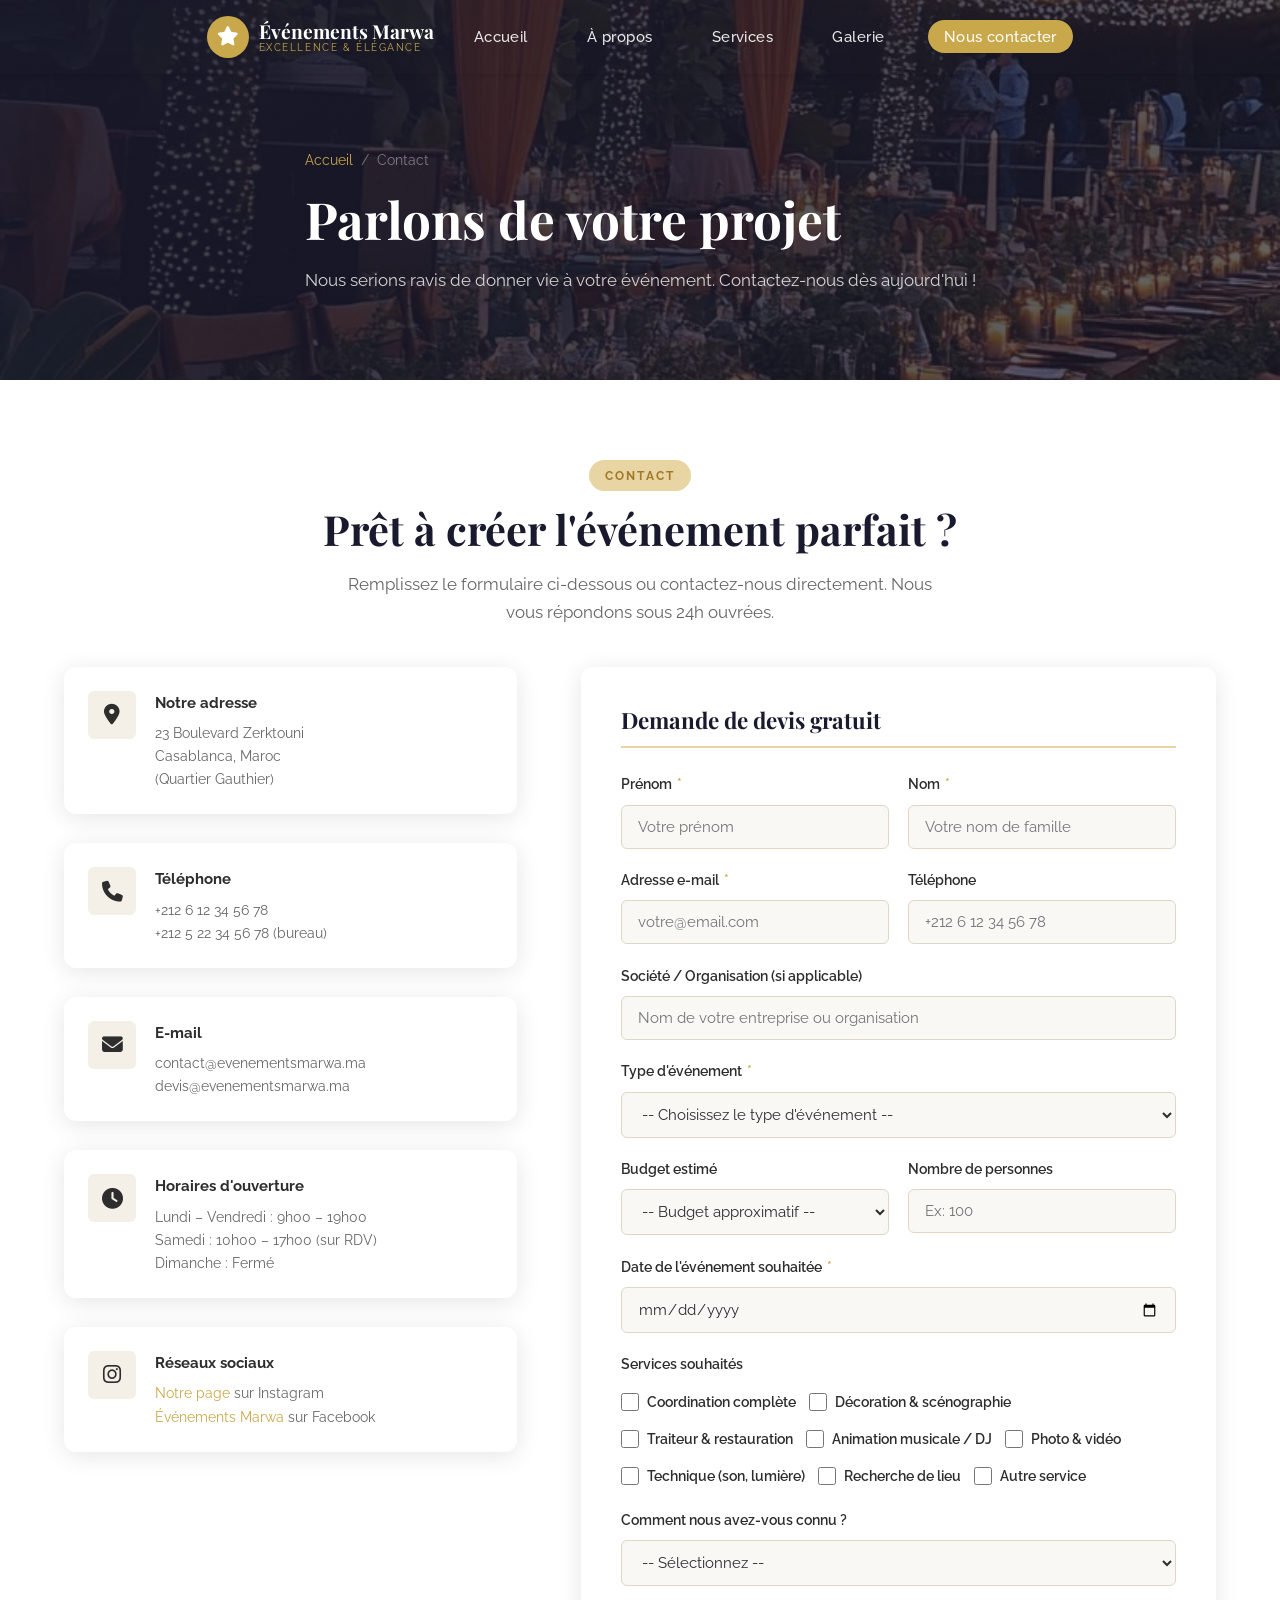
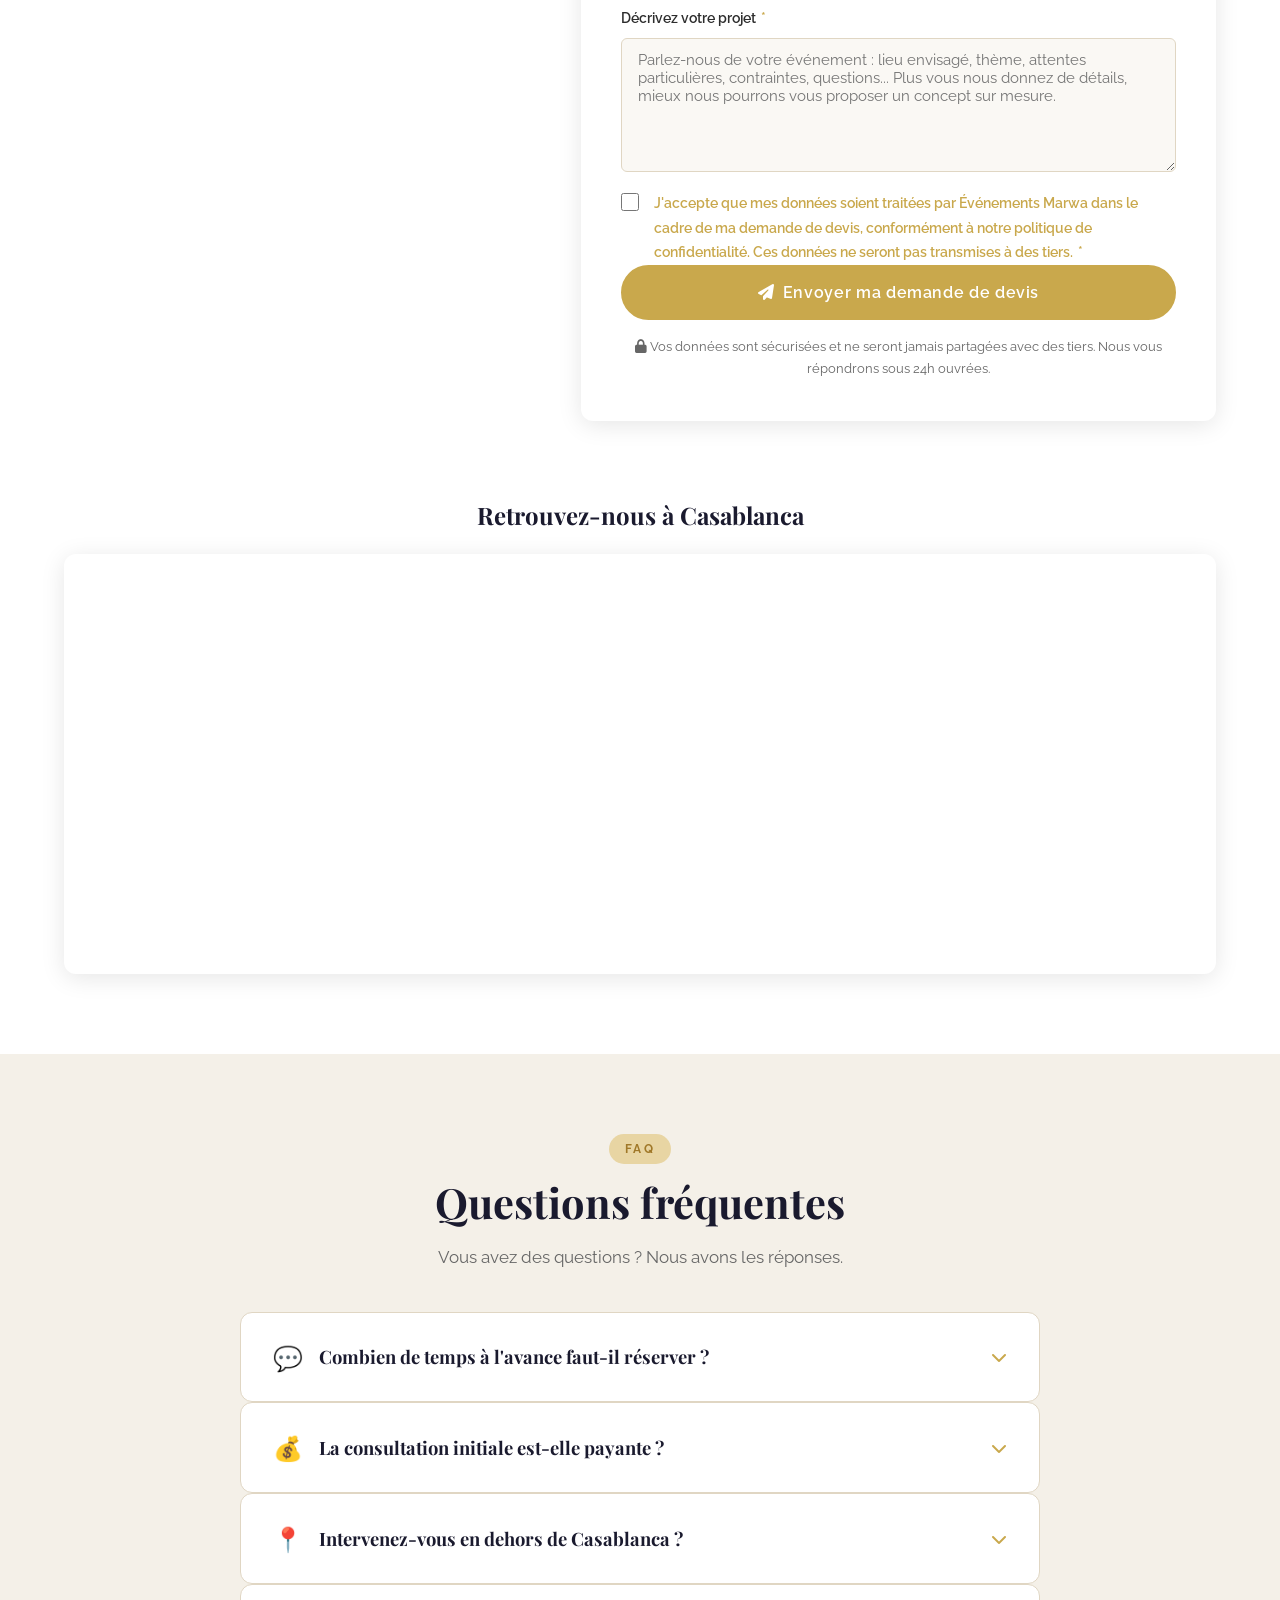
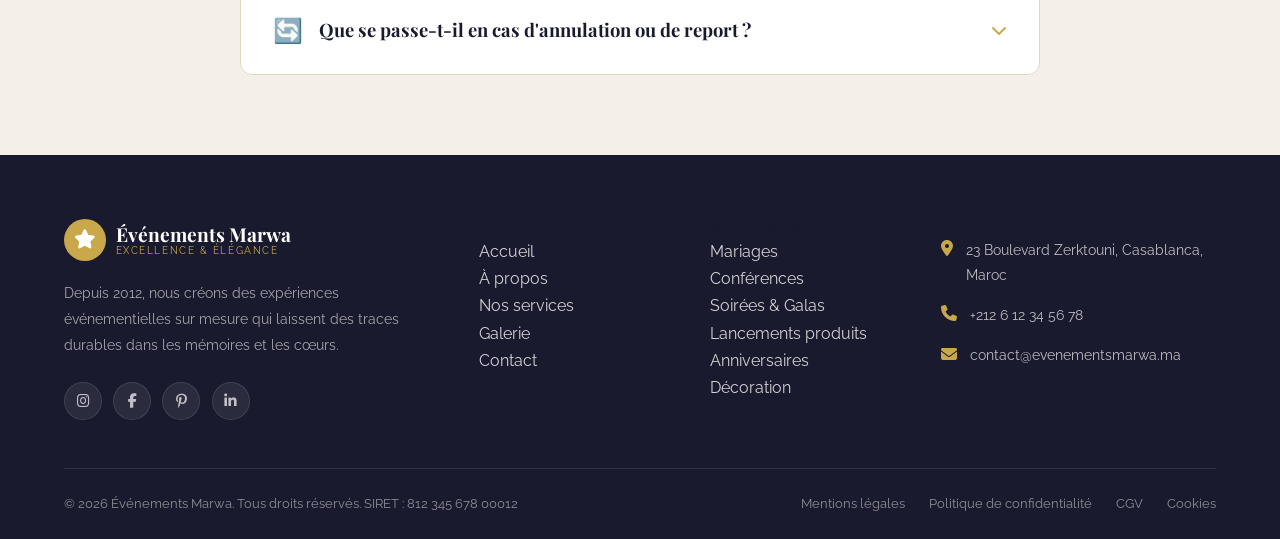
<file: tp3/pages/contact.html>
<!DOCTYPE html>
<html lang="fr">
<head>
  <meta charset="UTF-8" />
  <meta name="viewport" content="width=device-width, initial-scale=1.0" />
  <title>Contact — Événements Marwa | Demande de devis gratuit</title>
  <meta name="description" content="Contactez Événements Marwa pour organiser votre prochain événement. Demandez un devis gratuit, appelez-nous ou venez nous rendre visite à Casablanca." />
  <meta name="keywords" content="contact organisateur événements, devis mariage gratuit, téléphone agence événementielle Casablanca, email événements Marwa" />
  <meta name="author" content="Événements Marwa" />
  <meta name="robots" content="index, follow" />

  <!-- Open Graph -->
  <meta property="og:title" content="Contact — Événements Marwa | Demandez votre devis" />
  <meta property="og:description" content="Contactez-nous pour votre prochain événement. Devis gratuit, réponse rapide et accompagnement personnalisé." />
  <meta property="og:type" content="website" />
  <meta property="og:url" content="https://www.evenementsmarwa.fr/pages/contact.html" />
  <meta property="og:image" content="../images/og-contact.jpg" />

  <link rel="canonical" href="https://www.evenementsmarwa.fr/pages/contact.html" />
  <link rel="icon" href="../images/favicon.svg" type="image/svg+xml" />
  <link rel="stylesheet" href="../css/all.min.css" />
  <link rel="stylesheet" href="../css/style.css" />
</head>
<body>

  <!-- ====== NAVIGATION ====== -->
  <nav class="navbar" aria-label="Navigation principale">
    <div class="container">
      <a href="../index.html" class="nav-logo">
        <div class="logo-icon"><i class="fas fa-star"></i></div>
        <div class="logo-text">
          <span class="logo-name">Événements Marwa</span>
          <span class="logo-sub">Excellence &amp; Élégance</span>
        </div>
      </a>
      <ul class="nav-links" role="menubar">
        <li role="none"><a href="../index.html" role="menuitem">Accueil</a></li>
        <li role="none"><a href="about.html" role="menuitem">À propos</a></li>
        <li role="none"><a href="services.html" role="menuitem">Services</a></li>
        <li role="none"><a href="gallery.html" role="menuitem">Galerie</a></li>
        <li role="none"><a href="contact.html" role="menuitem" class="nav-cta active">Nous contacter</a></li>
      </ul>
      <button class="nav-hamburger" aria-label="Menu" aria-expanded="false">
        <span></span><span></span><span></span>
      </button>
    </div>
  </nav>

  <!-- ====== PAGE HERO ====== -->
  <header class="page-hero">
    <picture>
      <source srcset="../images/img3.jpg" media="(min-width: 1024px)" />
      <source srcset="../images/img4.jpg" media="(min-width: 768px)" />
      <img class="page-hero-bg" src="../images/img5.jpg" alt="Équipe au travail, collaboration événementielle" />
    </picture>
    <div class="page-hero-overlay" aria-hidden="true"></div>
    <div class="container page-hero-content">
      <nav class="breadcrumb" aria-label="Fil d'Ariane">
        <a href="../index.html">Accueil</a>
        <span aria-hidden="true">/</span>
        <span aria-current="page">Contact</span>
      </nav>
      <h1>Parlons de votre projet</h1>
      <p>Nous serions ravis de donner vie à votre événement. Contactez-nous dès aujourd'hui !</p>
    </div>
  </header>

  <!-- ====== CONTACT SECTION ====== -->
  <section aria-labelledby="contact-heading">
    <div class="container">
      <div class="text-center">
        <span class="section-tag">Contact</span>
        <h2 class="section-title" id="contact-heading">Prêt à créer l'événement parfait ?</h2>
        <p class="section-sub">Remplissez le formulaire ci-dessous ou contactez-nous directement. Nous vous répondons sous 24h ouvrées.</p>
      </div>

      <div class="contact-wrapper">

        <!-- Infos de contact -->
        <aside class="contact-info-block" aria-label="Coordonnées">

          <div class="contact-info-card">
            <div class="contact-info-icon"><i class="fas fa-map-marker-alt" class="text-primary"></i></div>
            <div>
              <div class="contact-info-label">Notre adresse</div>
              <address class="contact-info-value" >
                23 Boulevard Zerktouni<br />
                Casablanca, Maroc<br />
                (Quartier Gauthier)
              </address>
            </div>
          </div>

          <div class="contact-info-card">
            <div class="contact-info-icon"><i class="fas fa-phone" class="text-primary"></i></div>
            <div>
              <div class="contact-info-label">Téléphone</div>
              <div class="contact-info-value">
                <a href="tel:+212612345678" class="text-inherit">+212 6 12 34 56 78</a><br />
                <a href="tel:+212522345678" class="text-inherit">+212 5 22 34 56 78</a> (bureau)
              </div>
            </div>
          </div>

          <div class="contact-info-card">
            <div class="contact-info-icon"><i class="fas fa-envelope" class="text-primary"></i></div>
            <div>
              <div class="contact-info-label">E-mail</div>
              <div class="contact-info-value">
                <a href="mailto:contact@evenementsmarwa.ma" class="text-inherit">contact@evenementsmarwa.ma</a><br />
                <a href="mailto:devis@evenementsmarwa.ma" class="text-inherit">devis@evenementsmarwa.ma</a>
              </div>
            </div>
          </div>

          <div class="contact-info-card">
            <div class="contact-info-icon"><i class="fas fa-clock" class="text-primary"></i></div>
            <div>
              <div class="contact-info-label">Horaires d'ouverture</div>
              <div class="contact-info-value">
                Lundi – Vendredi : 9h00 – 19h00<br />
                Samedi : 10h00 – 17h00 (sur RDV)<br />
                Dimanche : Fermé
              </div>
            </div>
          </div>

          <div class="contact-info-card">
            <div class="contact-info-icon"><i class="fab fa-instagram" class="social-icon-ig"></i></div>
            <div>
              <div class="contact-info-label">Réseaux sociaux</div>
              <div class="contact-info-value">
                <span class="text-primary">Notre page</span> sur Instagram<br />
                <a href="https://facebook.com/" target="_blank" rel="noopener noreferrer" class="text-primary">Événements Marwa</a> sur Facebook
              </div>
            </div>
          </div>

        </aside>

        <!-- Formulaire de contact -->
        <main>
          <form
            id="contactForm"
            class="contact-form"
            method="POST"
            action="#"
            novalidate
            aria-label="Formulaire de demande de devis"
          >
            <h3 class="form-title-styled">
              Demande de devis gratuit
            </h3>

            <div class="form-grid">

              <!-- Prénom -->
              <div class="form-group">
                <label for="prenom">Prénom <span aria-label="obligatoire">*</span></label>
                <input
                  type="text"
                  id="prenom"
                  name="prenom"
                  placeholder="Votre prénom"
                  required
                  autocomplete="given-name"
                  minlength="2"
                  aria-required="true"
                />
              </div>

              <!-- Nom -->
              <div class="form-group">
                <label for="nom">Nom <span aria-label="obligatoire">*</span></label>
                <input
                  type="text"
                  id="nom"
                  name="nom"
                  placeholder="Votre nom de famille"
                  required
                  autocomplete="family-name"
                  minlength="2"
                  aria-required="true"
                />
              </div>

              <!-- Email -->
              <div class="form-group">
                <label for="email">Adresse e-mail <span aria-label="obligatoire">*</span></label>
                <input
                  type="email"
                  id="email"
                  name="email"
                  placeholder="votre@email.com"
                  required
                  autocomplete="email"
                  aria-required="true"
                />
              </div>

              <!-- Téléphone -->
              <div class="form-group">
                <label for="telephone">Téléphone</label>
                <input
                  type="tel"
                  id="telephone"
                  name="telephone"
                  placeholder="+212 6 12 34 56 78"
                  autocomplete="tel"
                  pattern="[+0-9\s\-()]{8,20}"
                />
              </div>

              <!-- Société / Organisation -->
              <div class="form-group full">
                <label for="societe">Société / Organisation (si applicable)</label>
                <input
                  type="text"
                  id="societe"
                  name="societe"
                  placeholder="Nom de votre entreprise ou organisation"
                  autocomplete="organization"
                />
              </div>

              <!-- Type d'événement -->
              <div class="form-group full">
                <label for="type_evenement">Type d'événement <span aria-label="obligatoire">*</span></label>
                <select id="type_evenement" name="type_evenement" required aria-required="true">
                  <option value="" disabled selected>-- Choisissez le type d'événement --</option>
                  <optgroup label="Événements privés">
                    <option value="mariage">Mariage</option>
                    <option value="anniversaire">Anniversaire</option>
                    <option value="bapteme">Baptême / Bar Mitsvah</option>
                    <option value="autre_prive">Autre événement privé</option>
                  </optgroup>
                  <optgroup label="Événements professionnels">
                    <option value="conference">Conférence / Séminaire</option>
                    <option value="soiree_entreprise">Soirée d'entreprise / Gala</option>
                    <option value="lancement">Lancement de produit</option>
                    <option value="team_building">Team Building</option>
                    <option value="autre_pro">Autre événement professionnel</option>
                  </optgroup>
                  <option value="decoration">Décoration uniquement</option>
                </select>
              </div>

              <!-- Budget -->
              <div class="form-group">
                <label for="budget">Budget estimé</label>
                <select id="budget" name="budget">
                  <option value="" disabled selected>-- Budget approximatif --</option>
                  <option value="moins_2000">Moins de 20 000 DH</option>
                  <option value="2000_5000">20 000 DH – 50 000 DH</option>
                  <option value="5000_10000">50 000 DH – 100 000 DH</option>
                  <option value="10000_20000">100 000 DH – 200 000 DH</option>
                  <option value="plus_20000">Plus de 200 000 DH</option>
                  <option value="non_defini">Non défini / À discuter</option>
                </select>
              </div>

              <!-- Nombre de personnes -->
              <div class="form-group">
                <label for="nb_personnes">Nombre de personnes</label>
                <input
                  type="number"
                  id="nb_personnes"
                  name="nb_personnes"
                  placeholder="Ex: 100"
                  min="1"
                  max="10000"
                />
              </div>

              <!-- Date de l'événement -->
              <div class="form-group full">
                <label for="date_evenement">Date de l'événement souhaitée <span aria-label="obligatoire">*</span></label>
                <input
                  type="date"
                  id="date_evenement"
                  name="date_evenement"
                  required
                  aria-required="true"
                  min="2026-01-01"
                />
              </div>

              <!-- Services souhaités (checkboxes) -->
              <div class="form-group full">
                <label>Services souhaités</label>
                <div class="form-checkbox-group" role="group" aria-label="Sélectionnez les services">
                  <label class="checkbox-item">
                    <input type="checkbox" name="services[]" value="coordination" />
                    Coordination complète
                  </label>
                  <label class="checkbox-item">
                    <input type="checkbox" name="services[]" value="decoration" />
                    Décoration &amp; scénographie
                  </label>
                  <label class="checkbox-item">
                    <input type="checkbox" name="services[]" value="traiteur" />
                    Traiteur &amp; restauration
                  </label>
                  <label class="checkbox-item">
                    <input type="checkbox" name="services[]" value="animation" />
                    Animation musicale / DJ
                  </label>
                  <label class="checkbox-item">
                    <input type="checkbox" name="services[]" value="photo_video" />
                    Photo &amp; vidéo
                  </label>
                  <label class="checkbox-item">
                    <input type="checkbox" name="services[]" value="technique" />
                    Technique (son, lumière)
                  </label>
                  <label class="checkbox-item">
                    <input type="checkbox" name="services[]" value="lieu" />
                    Recherche de lieu
                  </label>
                  <label class="checkbox-item">
                    <input type="checkbox" name="services[]" value="autre" />
                    Autre service
                  </label>
                </div>
              </div>

              <!-- Comment nous avez-vous connu ? -->
              <div class="form-group full">
                <label for="source">Comment nous avez-vous connu ?</label>
                <select id="source" name="source">
                  <option value="" disabled selected>-- Sélectionnez --</option>
                  <option value="instagram">Instagram</option>
                  <option value="facebook">Facebook</option>
                  <option value="google">Google / Moteur de recherche</option>
                  <option value="bouche_oreille">Bouche à oreille / Recommandation</option>
                  <option value="presse">Presse / Magazine</option>
                  <option value="prestataire">Recommandation d'un prestataire</option>
                  <option value="autre">Autre</option>
                </select>
              </div>

              <!-- Message -->
              <div class="form-group full">
                <label for="message">Décrivez votre projet <span aria-label="obligatoire">*</span></label>
                <textarea
                  id="message"
                  name="message"
                  placeholder="Parlez-nous de votre événement : lieu envisagé, thème, attentes particulières, contraintes, questions... Plus vous nous donnez de détails, mieux nous pourrons vous proposer un concept sur mesure."
                  required
                  minlength="30"
                  rows="6"
                  aria-required="true"
                ></textarea>
              </div>

              <!-- Consentement RGPD -->
              <div class="form-group full">
                <label class="form-consent">
                  <input type="checkbox" name="rgpd" required aria-required="true" />
                  <span>
                    J'accepte que mes données soient traitées par Événements Marwa dans le cadre de ma demande de devis,
                    conformément à notre
                    <a href="#">politique de confidentialité</a>.
                    Ces données ne seront pas transmises à des tiers.
                    <span aria-label="obligatoire">*</span>
                  </span>
                </label>
              </div>

            </div>

            <button type="submit" class="btn btn-primary form-submit">
              <i class="fas fa-paper-plane"></i>
              Envoyer ma demande de devis
            </button>

            <p class="form-note">
              <i class="fas fa-lock" class="text-primary"></i>
              Vos données sont sécurisées et ne seront jamais partagées avec des tiers.
              Nous vous répondrons sous 24h ouvrées.
            </p>
          </form>
        </main>

      </div>
    </div>
  </section>

  <!-- ====== GOOGLE MAPS ====== -->
  <section class="map-section" aria-labelledby="map-heading">
    <div class="container">
      <h3 id="map-heading">Retrouvez-nous à Casablanca</h3>
      <div class="map-wrapper">
        <iframe
          title="Localisation Événements Marwa — 23 Boulevard Zerktouni, Casablanca"
          src="https://www.google.com/maps/embed?pb=!1m18!1m12!1m3!1d3323.846447881453!2d-7.6322!3d33.5898!2m3!1f0!2f0!3f0!3m2!1i1024!2i768!4f13.1!3m3!1m2!1s0xda7d2e6f47a61d3%3A0x8e5f1b2a953930e4!2sBd%20Zerktouni%2C%20Casablanca%2020260%2C%20Morocco!5e0!3m2!1sen!2s!4v1700000000000!5m2!1sen!2s"
          width="100%"
          height="420"
          allowfullscreen=""
          loading="lazy"
          referrerpolicy="no-referrer-when-downgrade"
          aria-label="Carte Google Maps de notre adresse — 23 Boulevard Zerktouni, Casablanca, Maroc"
        ></iframe>
      </div>
    </div>
  </section>

  <!-- ====== FAQ ====== -->
  <section class="bg-section-light" aria-labelledby="faq-heading">
    <div class="container">
      <div class="text-center">
        <span class="section-tag">FAQ</span>
        <h2 class="section-title" id="faq-heading">Questions fréquentes</h2>
        <p class="section-sub">Vous avez des questions ? Nous avons les réponses.</p>
      </div>

      <div class="max-w-800" class="services-detail-list">

        <details>
          <summary>
            <div class="summary-left"><span class="summary-icon">💬</span><span>Combien de temps à l'avance faut-il réserver ?</span></div>
            <span class="summary-arrow"><i class="fas fa-chevron-down"></i></span>
          </summary>
          <div class="details-content">
            <p>Pour un mariage, nous recommandons de nous contacter au minimum 12 à 18 mois à l'avance. Pour les événements professionnels, 3 à 6 mois suffisent généralement. Cependant, nous pouvons parfois intervenir sur des délais plus courts — contactez-nous pour vérifier nos disponibilités.</p>
          </div>
        </details>

        <details>
          <summary>
            <div class="summary-left"><span class="summary-icon">💰</span><span>La consultation initiale est-elle payante ?</span></div>
            <span class="summary-arrow"><i class="fas fa-chevron-down"></i></span>
          </summary>
          <div class="details-content">
            <p>Non, la première consultation est entièrement gratuite et sans engagement. Elle dure environ 1 heure, en présentiel dans nos bureaux ou en visioconférence. C'est l'occasion de partager votre vision et pour nous de vous présenter nos idées et nos tarifs.</p>
          </div>
        </details>

        <details>
          <summary>
            <div class="summary-left"><span class="summary-icon">📍</span><span>Intervenez-vous en dehors de Casablanca ?</span></div>
            <span class="summary-arrow"><i class="fas fa-chevron-down"></i></span>
          </summary>
          <div class="details-content">
            <p>Oui, absolument ! Bien que basés à Casablanca, nous organisons des événements dans tout le Maroc et à l'international. Nos frais de déplacement sont intégrés au devis. Nous avons déjà travaillé à Marrakech, Tanger, Rabat, et même à l'étranger (France, Espagne, Italie).</p>
          </div>
        </details>

        <details>
          <summary>
            <div class="summary-left"><span class="summary-icon">🔄</span><span>Que se passe-t-il en cas d'annulation ou de report ?</span></div>
            <span class="summary-arrow"><i class="fas fa-chevron-down"></i></span>
          </summary>
          <div class="details-content">
            <p>Nos conditions d'annulation et de report sont clairement définies dans notre contrat. En cas de report, nous faisons tout notre possible pour maintenir la même équipe et les mêmes prestataires. Nous recommandons également une assurance événement que nous pouvons vous aider à souscrire.</p>
          </div>
        </details>

      </div>
    </div>
  </section>

  <!-- ====== FOOTER ====== -->
  <footer class="footer" role="contentinfo">
    <div class="container">
      <div class="footer-grid">
        <div class="footer-brand">
          <a href="../index.html" class="nav-logo">
            <div class="logo-icon"><i class="fas fa-star"></i></div>
            <div class="logo-text">
              <span class="logo-name">Événements Marwa</span>
              <span class="logo-sub">Excellence &amp; Élégance</span>
            </div>
          </a>
          <p>Depuis 2012, nous créons des expériences événementielles sur mesure qui laissent des traces durables dans les mémoires et les cœurs.</p>
          <div class="footer-social" aria-label="Réseaux sociaux">
            <a href="#" aria-label="Instagram"><i class="fab fa-instagram"></i></a>
            <a href="https://facebook.com/" target="_blank" rel="noopener noreferrer" aria-label="Facebook"><i class="fab fa-facebook-f"></i></a>
            <a href="https://pinterest.com/" target="_blank" rel="noopener noreferrer" aria-label="Pinterest"><i class="fab fa-pinterest-p"></i></a>
            <a href="https://linkedin.com/" target="_blank" rel="noopener noreferrer" aria-label="LinkedIn"><i class="fab fa-linkedin-in"></i></a>
          </div>
        </div>
        <nav aria-label="Plan du site — Pages">
          <h4>Plan du site</h4>
          <ul>
            <li><a href="../index.html">Accueil</a></li>
            <li><a href="about.html">À propos</a></li>
            <li><a href="services.html">Nos services</a></li>
            <li><a href="gallery.html">Galerie</a></li>
            <li><a href="contact.html">Contact</a></li>
          </ul>
        </nav>
        <nav aria-label="Plan du site — Services">
          <h4>Nos services</h4>
          <ul>
            <li><a href="services.html#mariage">Mariages</a></li>
            <li><a href="services.html#conference">Conférences</a></li>
            <li><a href="services.html#soiree">Soirées &amp; Galas</a></li>
            <li><a href="services.html#lancement">Lancements produits</a></li>
            <li><a href="services.html#anniversaire">Anniversaires</a></li>
            <li><a href="services.html#decoration">Décoration</a></li>
          </ul>
        </nav>
                <address>
          <h4>Contact</h4>
          <div class="footer-contact-item">
            <i class="fas fa-map-marker-alt footer-contact-icon"></i>
            <span>23 Boulevard Zerktouni, Casablanca, Maroc</span>
          </div>
          <div class="footer-contact-item">
            <i class="fas fa-phone footer-contact-icon"></i>
            <a href="tel:+212612345678" class="text-inherit">+212 6 12 34 56 78</a>
          </div>
          <div class="footer-contact-item">
            <i class="fas fa-envelope footer-contact-icon"></i>
            <a href="mailto:contact@evenementsmarwa.ma" class="text-inherit">contact@evenementsmarwa.ma</a>
          </div>
        </address>
      </div>
      <div class="footer-bottom">
        <p>&copy; 2026 Événements Marwa. Tous droits réservés. SIRET : 812 345 678 00012</p>
        <nav class="footer-legal" aria-label="Mentions légales">
          <a href="#">Mentions légales</a>
          <a href="#">Politique de confidentialité</a>
          <a href="#">CGV</a>
          <a href="#">Cookies</a>
        </nav>
      </div>
    </div>
  </footer>

  <script src="../js/main.js"></script>
</body>
</html>
</file>
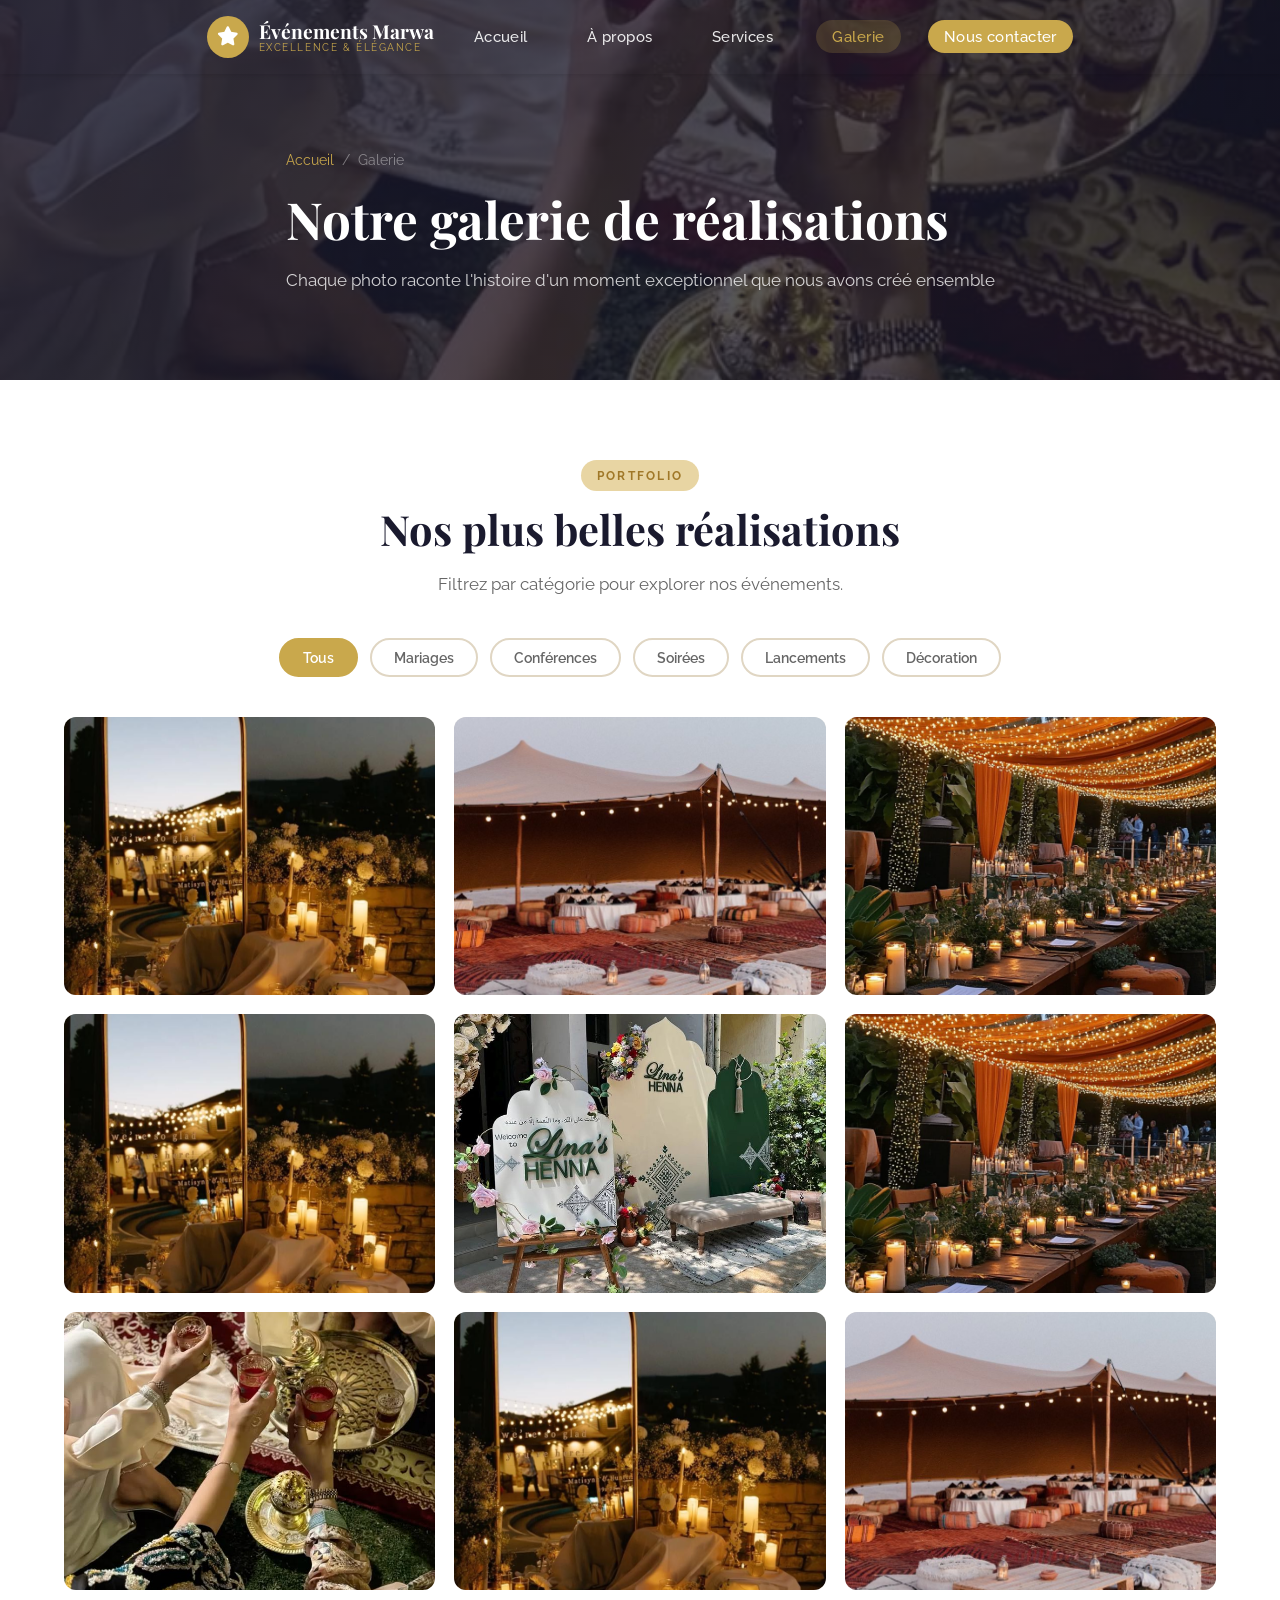
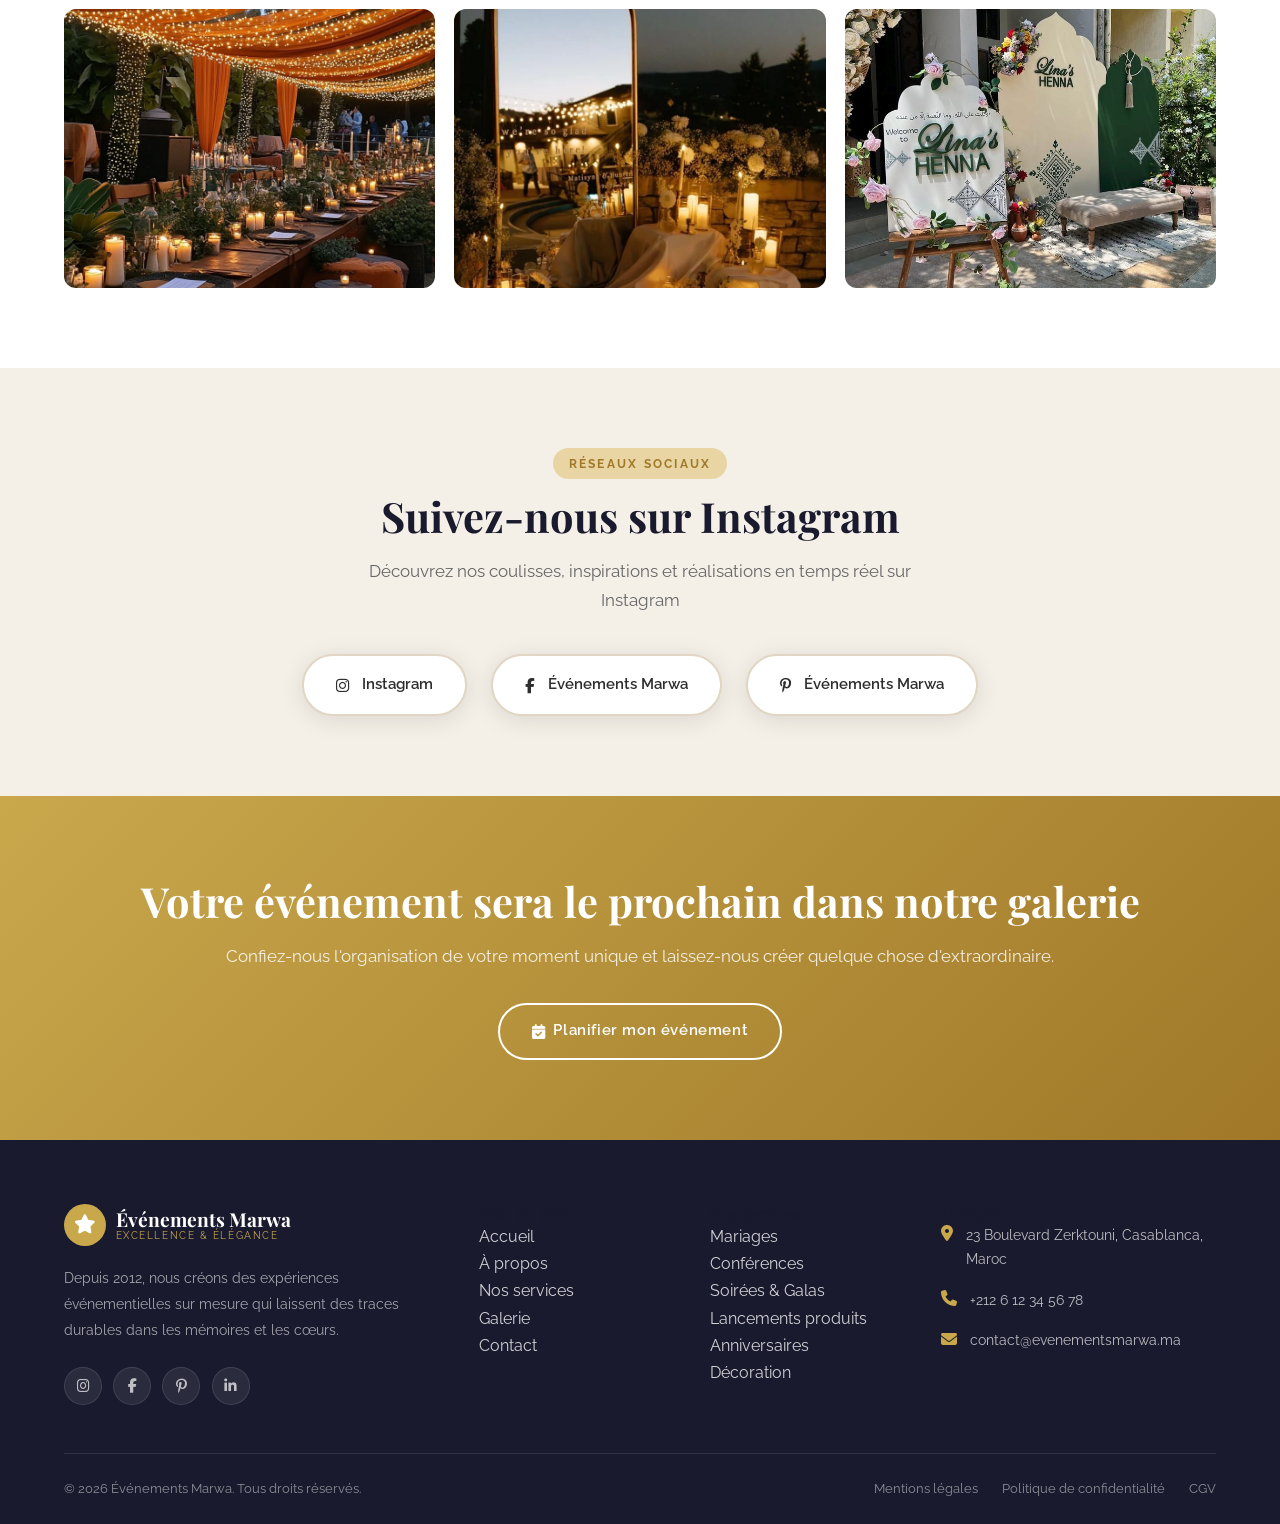
<file: tp3/pages/gallery.html>
<!DOCTYPE html>
<html lang="fr">
<head>
  <meta charset="UTF-8" />
  <meta name="viewport" content="width=device-width, initial-scale=1.0" />
  <title>Galerie Photos — Événements Marwa | Nos plus beaux événements</title>
  <meta name="description" content="Découvrez la galerie photos d'Événements Marwa : mariages, conférences, soirées et lancements de produits. Une sélection de nos plus beaux événements." />
  <meta name="keywords" content="galerie photos événements, mariage photos, décoration événement, soirée entreprise photos, organisateur événement réalisations" />
  <meta name="author" content="Événements Marwa" />
  <meta name="robots" content="index, follow" />

  <!-- Open Graph -->
  <meta property="og:title" content="Galerie Photos — Événements Marwa" />
  <meta property="og:description" content="Une sélection de nos plus beaux événements : mariages, conférences, soirées et lancements de produits." />
  <meta property="og:type" content="website" />
  <meta property="og:url" content="https://www.evenementsmarwa.fr/pages/gallery.html" />
  <meta property="og:image" content="../images/og-gallery.jpg" />

  <link rel="canonical" href="https://www.evenementsmarwa.fr/pages/gallery.html" />
  <link rel="icon" href="../images/favicon.svg" type="image/svg+xml" />
  <link rel="stylesheet" href="../css/all.min.css" />
  <link rel="stylesheet" href="../css/style.css" />
</head>
<body>

  <!-- ====== NAVIGATION ====== -->
  <nav class="navbar" aria-label="Navigation principale">
    <div class="container">
      <a href="../index.html" class="nav-logo">
        <div class="logo-icon"><i class="fas fa-star"></i></div>
        <div class="logo-text">
          <span class="logo-name">Événements Marwa</span>
          <span class="logo-sub">Excellence &amp; Élégance</span>
        </div>
      </a>
      <ul class="nav-links" role="menubar">
        <li role="none"><a href="../index.html" role="menuitem">Accueil</a></li>
        <li role="none"><a href="about.html" role="menuitem">À propos</a></li>
        <li role="none"><a href="services.html" role="menuitem">Services</a></li>
        <li role="none"><a href="gallery.html" role="menuitem" class="active">Galerie</a></li>
        <li role="none"><a href="contact.html" role="menuitem" class="nav-cta">Nous contacter</a></li>
      </ul>
      <button class="nav-hamburger" aria-label="Menu" aria-expanded="false">
        <span></span><span></span><span></span>
      </button>
    </div>
  </nav>

  <!-- ====== PAGE HERO ====== -->
  <header class="page-hero">
    <picture>
      <source srcset="../images/img6.jpg" media="(min-width: 1024px)" />
      <source srcset="../images/img7.jpg" media="(min-width: 768px)" />
      <img class="page-hero-bg" src="../images/img1.jpg" alt="Belle décoration de mariage" />
    </picture>
    <div class="page-hero-overlay" aria-hidden="true"></div>
    <div class="container page-hero-content">
      <nav class="breadcrumb" aria-label="Fil d'Ariane">
        <a href="../index.html">Accueil</a>
        <span aria-hidden="true">/</span>
        <span aria-current="page">Galerie</span>
      </nav>
      <h1>Notre galerie de réalisations</h1>
      <p>Chaque photo raconte l'histoire d'un moment exceptionnel que nous avons créé ensemble</p>
    </div>
  </header>

  <!-- ====== GALERIE ====== -->
  <section aria-labelledby="galerie-heading">
    <div class="container">
      <div class="text-center">
        <span class="section-tag">Portfolio</span>
        <h2 class="section-title" id="galerie-heading">Nos plus belles réalisations</h2>
        <p class="section-sub">Filtrez par catégorie pour explorer nos événements.</p>
      </div>

      <!-- Filtres -->
      <div class="gallery-filter" role="group" aria-label="Filtrer la galerie">
        <button class="filter-btn active" data-filter="all">Tous</button>
        <button class="filter-btn" data-filter="mariage">Mariages</button>
        <button class="filter-btn" data-filter="conference">Conférences</button>
        <button class="filter-btn" data-filter="soiree">Soirées</button>
        <button class="filter-btn" data-filter="lancement">Lancements</button>
        <button class="filter-btn" data-filter="decoration">Décoration</button>
      </div>

      <!-- Grille galerie -->
      <div class="gallery-grid" role="list">

        <!-- Mariage 1 -->
        <article class="gallery-item" data-category="mariage" role="listitem">
          <picture>
            <source
              srcset="../images/img2.jpg"
              media="(min-width: 768px)"
            />
            <source
              srcset="../images/img3.jpg"
              media="(min-width: 480px)"
            />
            <img
              src="../images/img4.jpg"
              alt="Mariage élégant — table décorée de fleurs blanches et dorées"
              loading="lazy"
            />
          </picture>
          <div class="gallery-overlay">
            <div>
              <div class="gallery-label">Mariage Sarah &amp; Lucas</div>
              <div class="gallery-sub">Château de Vaux-le-Vicomte</div>
            </div>
          </div>
        </article>

        <!-- Conférence 1 -->
        <article class="gallery-item" data-category="conference" role="listitem">
          <picture>
            <source
              srcset="../images/img5.jpg"
              media="(min-width: 768px)"
            />
            <source
              srcset="../images/img6.jpg"
              media="(min-width: 480px)"
            />
            <img
              src="../images/img7.jpg"
              alt="Grande conférence professionnelle — scène avec écrans géants"
              loading="lazy"
            />
          </picture>
          <div class="gallery-overlay">
            <div>
              <div class="gallery-label">Forum RH 2024</div>
              <div class="gallery-sub">Palais des Congrès, Casablanca</div>
            </div>
          </div>
        </article>

        <!-- Soirée 1 -->
        <article class="gallery-item" data-category="soiree" role="listitem">
          <picture>
            <source
              srcset="../images/img1.jpg"
              media="(min-width: 768px)"
            />
            <source
              srcset="../images/img2.jpg"
              media="(min-width: 480px)"
            />
            <img
              src="../images/img3.jpg"
              alt="Soirée DJ — lumières colorées sur piste de danse"
              loading="lazy"
            />
          </picture>
          <div class="gallery-overlay">
            <div>
              <div class="gallery-label">Gala Annuel TechCorp</div>
              <div class="gallery-sub">Megarama, Casablanca</div>
            </div>
          </div>
        </article>

        <!-- Lancement 1 -->
        <article class="gallery-item" data-category="lancement" role="listitem">
          <picture>
            <source
              srcset="../images/img4.jpg"
              media="(min-width: 768px)"
            />
            <source
              srcset="../images/img5.jpg"
              media="(min-width: 480px)"
            />
            <img
              src="../images/img6.jpg"
              alt="Lancement de produit — scène avec spots et décor moderne"
              loading="lazy"
            />
          </picture>
          <div class="gallery-overlay">
            <div>
              <div class="gallery-label">Lancement Collection Beauté Lumière</div>
              <div class="gallery-sub">Hôtel Four Seasons, Casablanca</div>
            </div>
          </div>
        </article>

        <!-- Décoration 1 -->
        <article class="gallery-item" data-category="decoration" role="listitem">
          <picture>
            <source
              srcset="../images/img7.jpg"
              media="(min-width: 768px)"
            />
            <source
              srcset="../images/img1.jpg"
              media="(min-width: 480px)"
            />
            <img
              src="../images/img2.jpg"
              alt="Décoration florale élaborée — arches de roses blanches"
              loading="lazy"
            />
          </picture>
          <div class="gallery-overlay">
            <div>
              <div class="gallery-label">Scénographie Florale</div>
              <div class="gallery-sub">Mariage — Domaine des Roses</div>
            </div>
          </div>
        </article>

        <!-- Mariage 2 -->
        <article class="gallery-item" data-category="mariage" role="listitem">
          <picture>
            <source
              srcset="../images/img3.jpg"
              media="(min-width: 768px)"
            />
            <source
              srcset="../images/img4.jpg"
              media="(min-width: 480px)"
            />
            <img
              src="../images/img5.jpg"
              alt="Couple de mariés devant une arche fleurie"
              loading="lazy"
            />
          </picture>
          <div class="gallery-overlay">
            <div>
              <div class="gallery-label">Mariage Nadia &amp; Romain</div>
              <div class="gallery-sub">Domaine de Montmirail</div>
            </div>
          </div>
        </article>

        <!-- Conférence 2 -->
        <article class="gallery-item" data-category="conference" role="listitem">
          <picture>
            <source
              srcset="../images/img6.jpg"
              media="(min-width: 768px)"
            />
            <source
              srcset="../images/img7.jpg"
              media="(min-width: 480px)"
            />
            <img
              src="../images/img1.jpg"
              alt="Conférence internationale — intervenant sur scène"
              loading="lazy"
            />
          </picture>
          <div class="gallery-overlay">
            <div>
              <div class="gallery-label">Sommet Innovation 2024</div>
              <div class="gallery-sub">Technopark, Casablanca</div>
            </div>
          </div>
        </article>

        <!-- Soirée 2 -->
        <article class="gallery-item" data-category="soiree" role="listitem">
          <picture>
            <source
              srcset="../images/img2.jpg"
              media="(min-width: 768px)"
            />
            <source
              srcset="../images/img3.jpg"
              media="(min-width: 480px)"
            />
            <img
              src="../images/img4.jpg"
              alt="Grande salle de réception décorée pour une soirée de gala"
              loading="lazy"
            />
          </picture>
          <div class="gallery-overlay">
            <div>
              <div class="gallery-label">Soirée Prestige Groupe Horizon</div>
              <div class="gallery-sub">Mosquée Hassan II, Casablanca</div>
            </div>
          </div>
        </article>

        <!-- Décoration 2 -->
        <article class="gallery-item" data-category="decoration" role="listitem">
          <picture>
            <source
              srcset="../images/img5.jpg"
              media="(min-width: 768px)"
            />
            <source
              srcset="../images/img6.jpg"
              media="(min-width: 480px)"
            />
            <img
              src="../images/img7.jpg"
              alt="Salle de réception avec éclairage doré et chandeliers"
              loading="lazy"
            />
          </picture>
          <div class="gallery-overlay">
            <div>
              <div class="gallery-label">Ambiance Dorée</div>
              <div class="gallery-sub">Gala de Charité — Quartier Anfa</div>
            </div>
          </div>
        </article>

        <!-- Lancement 2 -->
        <article class="gallery-item" data-category="lancement" role="listitem">
          <picture>
            <source
              srcset="../images/img1.jpg"
              media="(min-width: 768px)"
            />
            <source
              srcset="../images/img2.jpg"
              media="(min-width: 480px)"
            />
            <img
              src="../images/img3.jpg"
              alt="Foule lors d'un événement de lancement avec confettis"
              loading="lazy"
            />
          </picture>
          <div class="gallery-overlay">
            <div>
              <div class="gallery-label">Lancement Nouvelle Collection Mode</div>
              <div class="gallery-sub">Morocco Mall, Casablanca</div>
            </div>
          </div>
        </article>

        <!-- Mariage 3 -->
        <article class="gallery-item" data-category="mariage" role="listitem">
          <picture>
            <source
              srcset="../images/img4.jpg"
              media="(min-width: 768px)"
            />
            <source
              srcset="../images/img5.jpg"
              media="(min-width: 480px)"
            />
            <img
              src="../images/img6.jpg"
              alt="Allée de mariage en plein air décorée de fleurs et bougies"
              loading="lazy"
            />
          </picture>
          <div class="gallery-overlay">
            <div>
              <div class="gallery-label">Mariage en Plein Air</div>
              <div class="gallery-sub">Château de Chantilly</div>
            </div>
          </div>
        </article>

        <!-- Soirée 3 -->
        <article class="gallery-item" data-category="soiree" role="listitem">
          <picture>
            <source
              srcset="../images/img7.jpg"
              media="(min-width: 768px)"
            />
            <source
              srcset="../images/img1.jpg"
              media="(min-width: 480px)"
            />
            <img
              src="../images/img2.jpg"
              alt="Soirée anniversaire avec show de lumières"
              loading="lazy"
            />
          </picture>
          <div class="gallery-overlay">
            <div>
              <div class="gallery-label">Anniversaire 50 ans</div>
              <div class="gallery-sub">Loft privé — Quartier Gauthier</div>
            </div>
          </div>
        </article>

      </div>
    </div>
  </section>

  <!-- ====== INSTAGRAM / SOCIAL ====== -->
  <section class="social-section" aria-label="Suivez-nous sur les réseaux">
    <div class="container">
      <span class="section-tag">Réseaux sociaux</span>
      <h2 class="section-title">Suivez-nous sur Instagram</h2>
      <p class="section-sub">Découvrez nos coulisses, inspirations et réalisations en temps réel sur Instagram</p>
      <div class="social-grid">
        <a href="#" class="social-link">
          <i class="fab fa-instagram" class="social-icon-ig"></i>
          Instagram
        </a>
        <a href="https://facebook.com/" target="_blank" rel="noopener noreferrer" class="social-link">
          <i class="fab fa-facebook-f" class="social-icon-fb"></i>
          Événements Marwa
        </a>
        <a href="https://pinterest.com/" target="_blank" rel="noopener noreferrer" class="social-link">
          <i class="fab fa-pinterest-p" class="social-icon-pi"></i>
          Événements Marwa
        </a>
      </div>
    </div>
  </section>

  <!-- ====== CTA ====== -->
  <section class="cta-banner">
    <div class="container">
      <h2>Votre événement sera le prochain dans notre galerie</h2>
      <p>Confiez-nous l'organisation de votre moment unique et laissez-nous créer quelque chose d'extraordinaire.</p>
      <a href="contact.html" class="btn btn-outline"><i class="fas fa-calendar-check"></i> Planifier mon événement</a>
    </div>
  </section>

  <!-- ====== FOOTER ====== -->
  <footer class="footer" role="contentinfo">
    <div class="container">
      <div class="footer-grid">
        <div class="footer-brand">
          <a href="../index.html" class="nav-logo">
            <div class="logo-icon"><i class="fas fa-star"></i></div>
            <div class="logo-text">
              <span class="logo-name">Événements Marwa</span>
              <span class="logo-sub">Excellence &amp; Élégance</span>
            </div>
          </a>
          <p>Depuis 2012, nous créons des expériences événementielles sur mesure qui laissent des traces durables dans les mémoires et les cœurs.</p>
          <div class="footer-social" aria-label="Réseaux sociaux">
            <a href="#" aria-label="Instagram"><i class="fab fa-instagram"></i></a>
            <a href="https://facebook.com/" target="_blank" rel="noopener noreferrer" aria-label="Facebook"><i class="fab fa-facebook-f"></i></a>
            <a href="https://pinterest.com/" target="_blank" rel="noopener noreferrer" aria-label="Pinterest"><i class="fab fa-pinterest-p"></i></a>
            <a href="https://linkedin.com/" target="_blank" rel="noopener noreferrer" aria-label="LinkedIn"><i class="fab fa-linkedin-in"></i></a>
          </div>
        </div>
        <nav aria-label="Plan du site — Pages">
          <h4>Plan du site</h4>
          <ul>
            <li><a href="../index.html">Accueil</a></li>
            <li><a href="about.html">À propos</a></li>
            <li><a href="services.html">Nos services</a></li>
            <li><a href="gallery.html">Galerie</a></li>
            <li><a href="contact.html">Contact</a></li>
          </ul>
        </nav>
        <nav aria-label="Plan du site — Services">
          <h4>Nos services</h4>
          <ul>
            <li><a href="services.html#mariage">Mariages</a></li>
            <li><a href="services.html#conference">Conférences</a></li>
            <li><a href="services.html#soiree">Soirées &amp; Galas</a></li>
            <li><a href="services.html#lancement">Lancements produits</a></li>
            <li><a href="services.html#anniversaire">Anniversaires</a></li>
            <li><a href="services.html#decoration">Décoration</a></li>
          </ul>
        </nav>
                <address>
          <h4>Contact</h4>
          <div class="footer-contact-item">
            <i class="fas fa-map-marker-alt footer-contact-icon"></i>
            <span>23 Boulevard Zerktouni, Casablanca, Maroc</span>
          </div>
          <div class="footer-contact-item">
            <i class="fas fa-phone footer-contact-icon"></i>
            <a href="tel:+212612345678" class="text-inherit">+212 6 12 34 56 78</a>
          </div>
          <div class="footer-contact-item">
            <i class="fas fa-envelope footer-contact-icon"></i>
            <a href="mailto:contact@evenementsmarwa.ma" class="text-inherit">contact@evenementsmarwa.ma</a>
          </div>
        </address>
      </div>
      <div class="footer-bottom">
        <p>&copy; 2026 Événements Marwa. Tous droits réservés.</p>
        <nav class="footer-legal" aria-label="Mentions légales">
          <a href="#">Mentions légales</a>
          <a href="#">Politique de confidentialité</a>
          <a href="#">CGV</a>
        </nav>
      </div>
    </div>
  </footer>

  <script src="../js/main.js"></script>
</body>
</html>
</file>
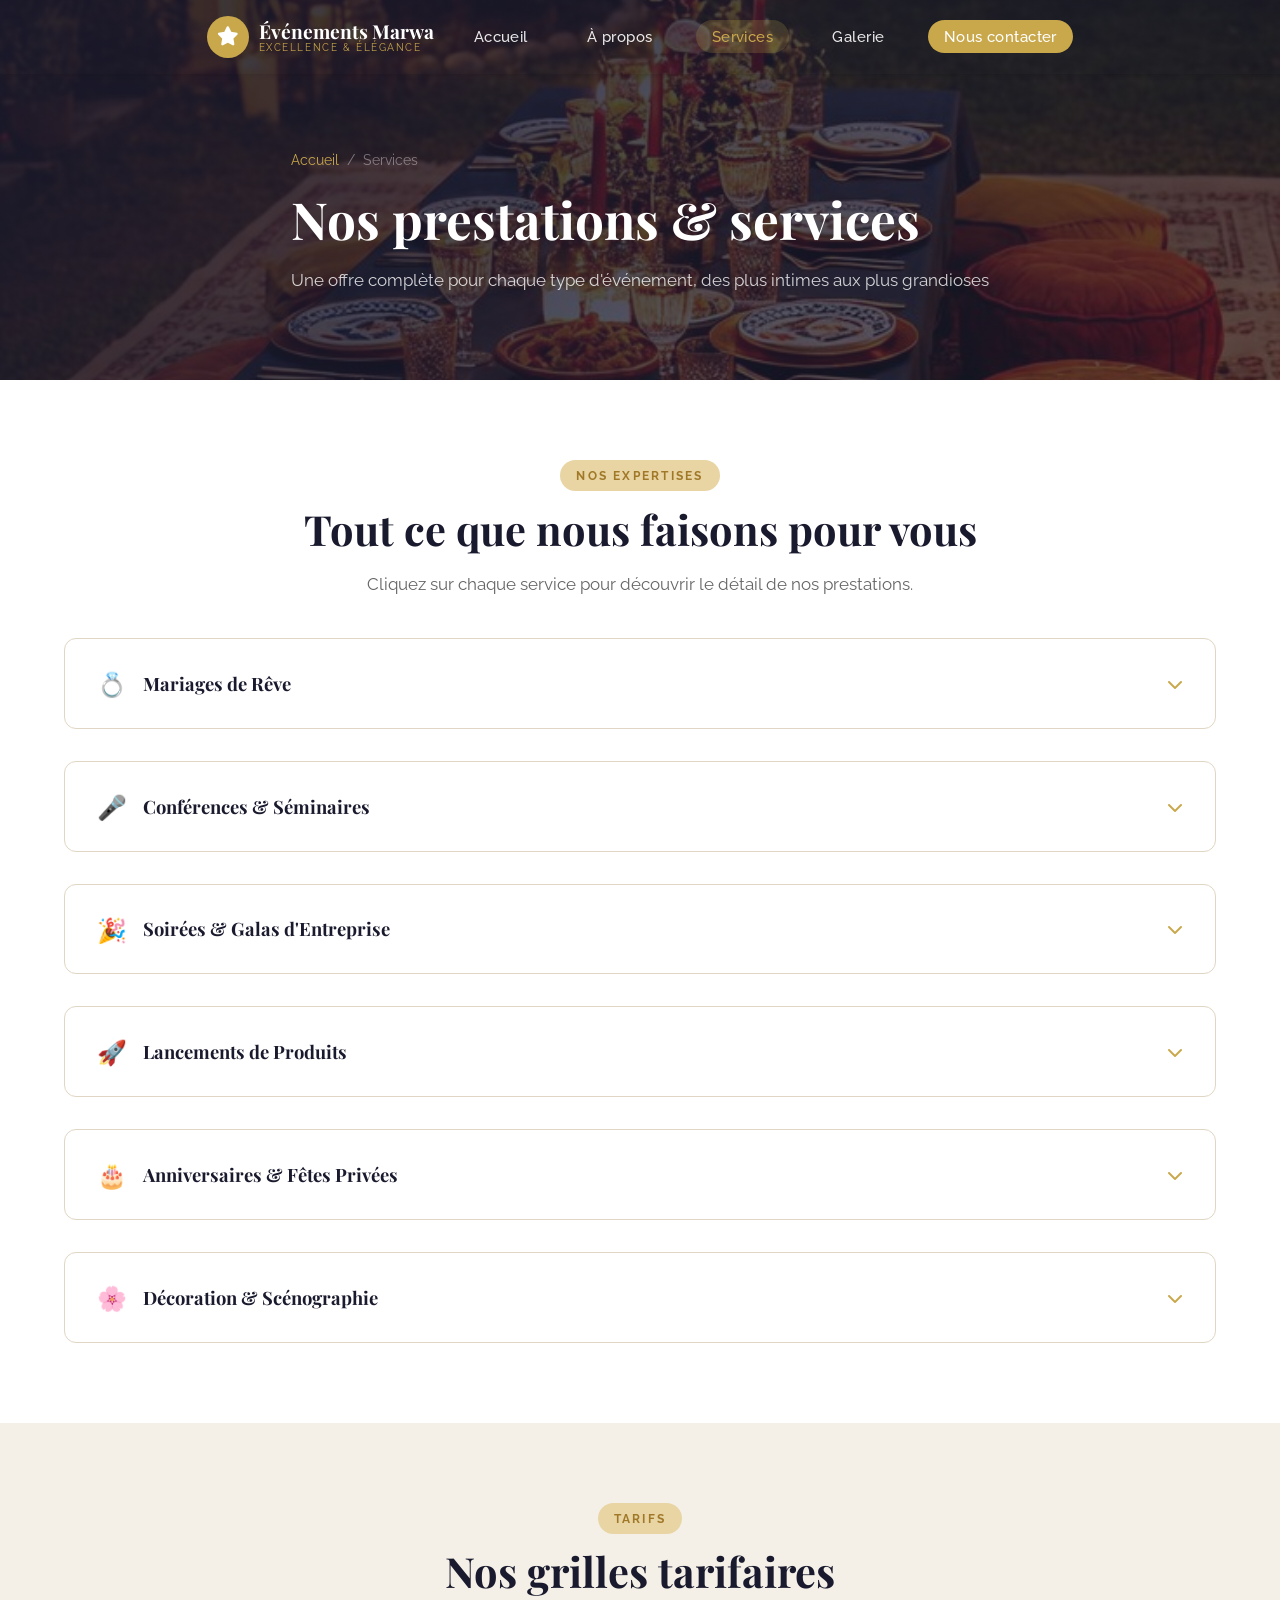
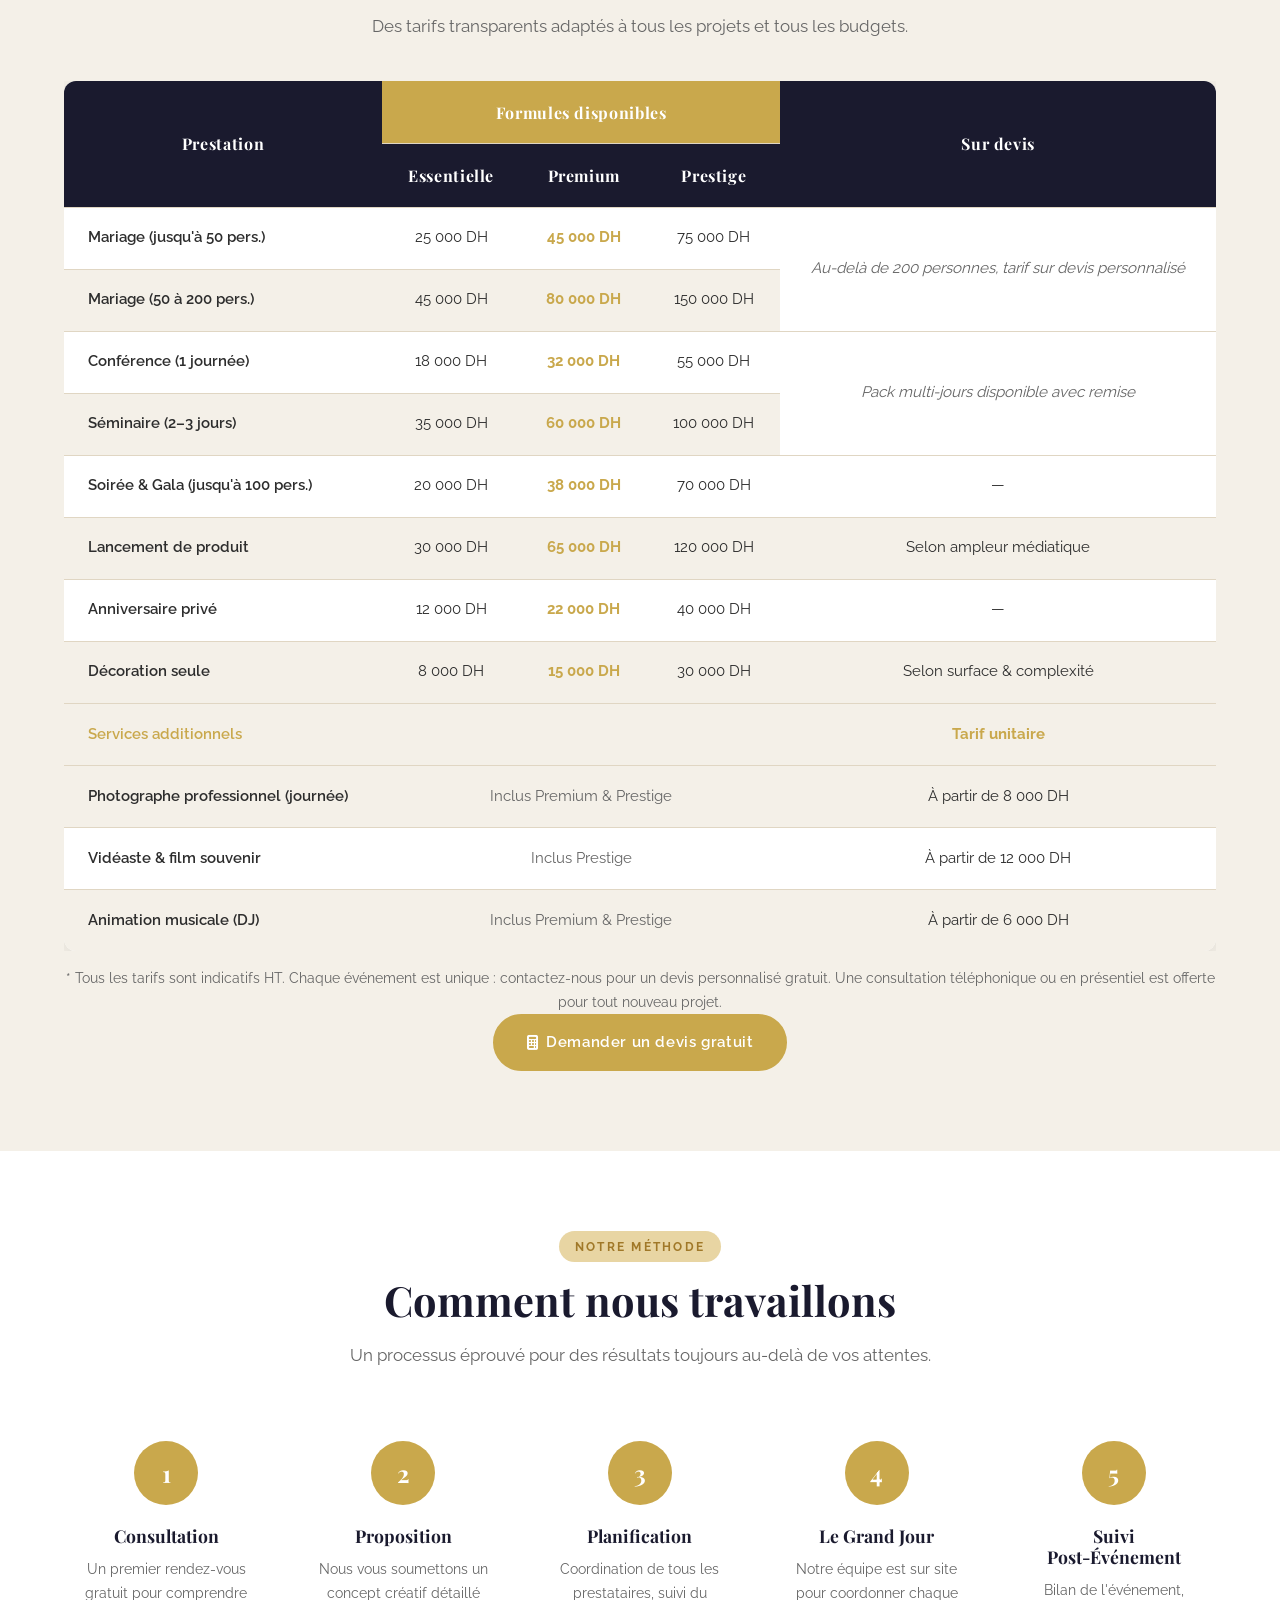
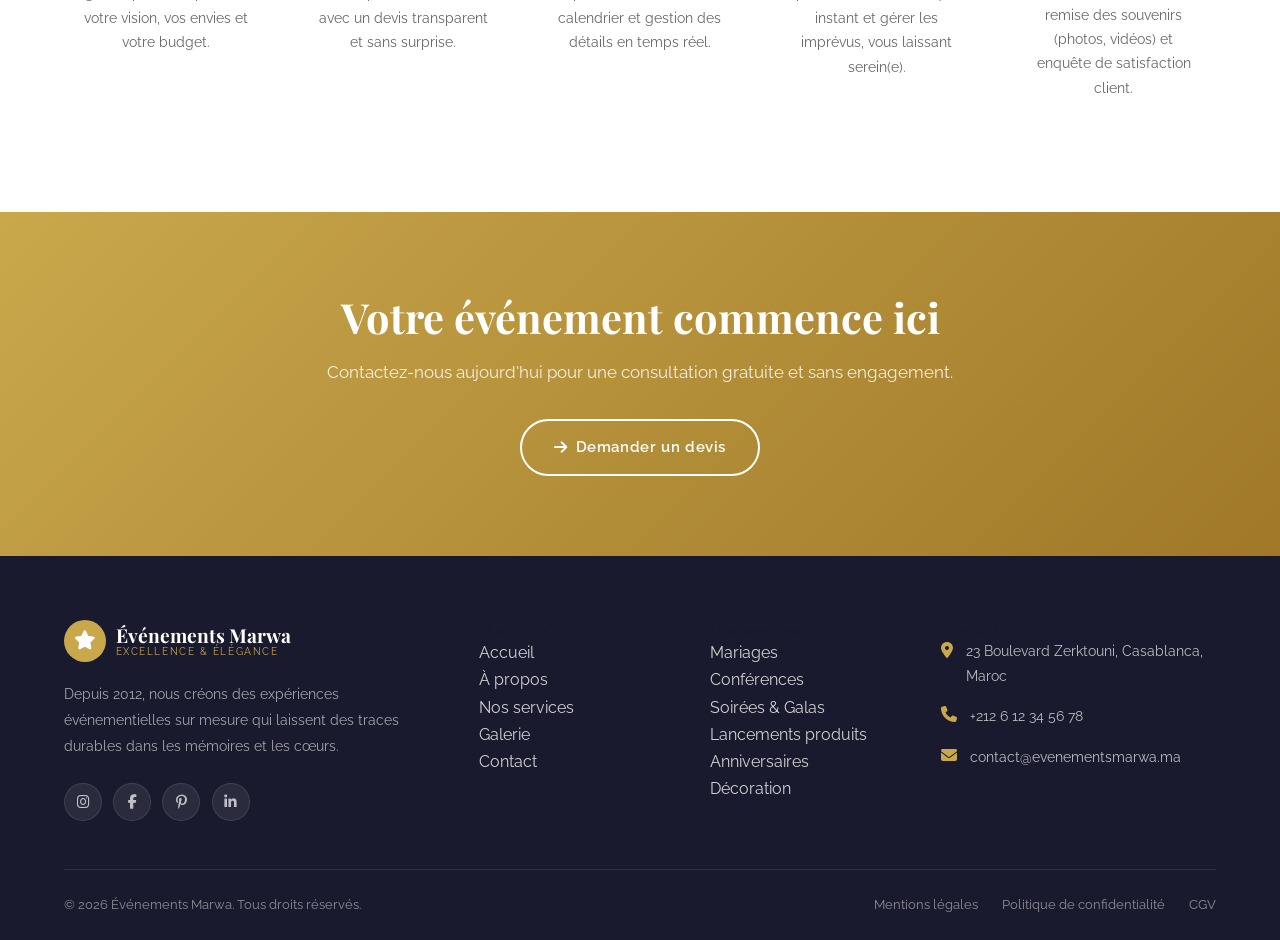
<file: tp3/pages/services.html>
<!DOCTYPE html>
<html lang="fr">
<head>
  <meta charset="UTF-8" />
  <meta name="viewport" content="width=device-width, initial-scale=1.0" />
  <title>Nos Services — Événements Marwa | Tarifs &amp; Prestations</title>
  <meta name="description" content="Découvrez tous les services d'Événements Marwa : mariages, conférences, soirées, lancements de produits et décoration. Consultez nos tarifs détaillés." />
  <meta name="keywords" content="services événements, tarifs mariage, tarifs conférence, location salle événement, prestataire événementiel Casablanca" />
  <meta name="author" content="Événements Marwa" />
  <meta name="robots" content="index, follow" />

  <!-- Open Graph -->
  <meta property="og:title" content="Nos Services &amp; Tarifs — Événements Marwa" />
  <meta property="og:description" content="Services événementiels sur mesure : mariages, conférences, soirées, lancements et décoration. Tarifs transparents." />
  <meta property="og:type" content="website" />
  <meta property="og:url" content="https://www.evenementsmarwa.fr/pages/services.html" />
  <meta property="og:image" content="../images/og-services.jpg" />

  <link rel="canonical" href="https://www.evenementsmarwa.fr/pages/services.html" />
  <link rel="icon" href="../images/favicon.svg" type="image/svg+xml" />
  <link rel="stylesheet" href="../css/all.min.css" />
  <link rel="stylesheet" href="../css/style.css" />
</head>
<body>

  <!-- ====== NAVIGATION ====== -->
  <nav class="navbar" aria-label="Navigation principale">
    <div class="container">
      <a href="../index.html" class="nav-logo">
        <div class="logo-icon"><i class="fas fa-star"></i></div>
        <div class="logo-text">
          <span class="logo-name">Événements Marwa</span>
          <span class="logo-sub">Excellence &amp; Élégance</span>
        </div>
      </a>
      <ul class="nav-links" role="menubar">
        <li role="none"><a href="../index.html" role="menuitem">Accueil</a></li>
        <li role="none"><a href="about.html" role="menuitem">À propos</a></li>
        <li role="none"><a href="services.html" role="menuitem" class="active">Services</a></li>
        <li role="none"><a href="gallery.html" role="menuitem">Galerie</a></li>
        <li role="none"><a href="contact.html" role="menuitem" class="nav-cta">Nous contacter</a></li>
      </ul>
      <button class="nav-hamburger" aria-label="Menu" aria-expanded="false">
        <span></span><span></span><span></span>
      </button>
    </div>
  </nav>

  <!-- ====== PAGE HERO ====== -->
  <header class="page-hero">
    <picture>
      <source srcset="../images/img7.jpg" media="(min-width: 1024px)" />
      <source srcset="../images/img1.jpg" media="(min-width: 768px)" />
      <img class="page-hero-bg" src="../images/img2.jpg" alt="Organisation d'événement professionnel" />
    </picture>
    <div class="page-hero-overlay" aria-hidden="true"></div>
    <div class="container page-hero-content">
      <nav class="breadcrumb" aria-label="Fil d'Ariane">
        <a href="../index.html">Accueil</a>
        <span aria-hidden="true">/</span>
        <span aria-current="page">Services</span>
      </nav>
      <h1>Nos prestations &amp; services</h1>
      <p>Une offre complète pour chaque type d'événement, des plus intimes aux plus grandioses</p>
    </div>
  </header>

  <!-- ====== SERVICES DÉTAILLÉS ====== -->
  <section aria-labelledby="services-heading">
    <div class="container">
      <div class="text-center">
        <span class="section-tag">Nos expertises</span>
        <h2 class="section-title" id="services-heading">Tout ce que nous faisons pour vous</h2>
        <p class="section-sub">Cliquez sur chaque service pour découvrir le détail de nos prestations.</p>
      </div>

      <div class="services-detail-list">

        <!-- MARIAGE -->
        <details id="mariage">
          <summary>
            <div class="summary-left">
              <span class="summary-icon">💍</span>
              <span>Mariages de Rêve</span>
            </div>
            <span class="summary-arrow"><i class="fas fa-chevron-down"></i></span>
          </summary>
          <div class="details-content">
            <p>
              Votre mariage est l'un des plus beaux jours de votre vie. Notre équipe s'engage à orchestrer
              chaque moment avec amour et précision, depuis les préparatifs jusqu'au dernier danseur sur la piste.
              Nous prenons en charge absolument tout pour que vous puissiez simplement profiter.
            </p>
            <ul>
              <li>Recherche et réservation du lieu idéal (château, domaine, salle de réception)</li>
              <li>Coordination complète de la cérémonie civile et/ou religieuse</li>
              <li>Décoration florale et scénographie sur mesure</li>
              <li>Sélection et coordination du traiteur, menu dégustation</li>
              <li>Animation musicale (orchestre live, DJ professionnel)</li>
              <li>Gestion des prestataires : photographe, vidéaste, maquillage, coiffure</li>
              <li>Création des faire-part et de la papeterie personnalisée</li>
              <li>Organisation du voyage de noces sur demande</li>
              <li>Coordination le Jour J avec une équipe dédiée sur site</li>
            </ul>
          </div>
        </details>

        <!-- CONFÉRENCE -->
        <details id="conference">
          <summary>
            <div class="summary-left">
              <span class="summary-icon">🎤</span>
              <span>Conférences &amp; Séminaires</span>
            </div>
            <span class="summary-arrow"><i class="fas fa-chevron-down"></i></span>
          </summary>
          <div class="details-content">
            <p>
              Des événements professionnels réussis reposent sur une organisation sans faille. De la petite
              réunion de direction au congrès international de 2 000 personnes, nous gérons chaque aspect
              logistique et technique pour vous permettre de vous concentrer sur votre message.
            </p>
            <ul>
              <li>Sélection de salles de conférence adaptées (capacité, équipements, accessibilité)</li>
              <li>Installation technique complète (son, lumière, vidéoprojecteurs, live streaming)</li>
              <li>Gestion des inscriptions et accueil des participants</li>
              <li>Organisation des pauses café, déjeuners et cocktails</li>
              <li>Coordination des intervenants et du programme</li>
              <li>Traduction et interprétation simultanée disponibles</li>
              <li>Couverture photo et vidéo professionnelle</li>
              <li>Création de supports visuels et branded content</li>
              <li>Rapport post-événement et enquête de satisfaction</li>
            </ul>
          </div>
        </details>

        <!-- SOIRÉE -->
        <details id="soiree">
          <summary>
            <div class="summary-left">
              <span class="summary-icon">🎉</span>
              <span>Soirées &amp; Galas d'Entreprise</span>
            </div>
            <span class="summary-arrow"><i class="fas fa-chevron-down"></i></span>
          </summary>
          <div class="details-content">
            <p>
              Une soirée réussie crée des liens, renforce la cohésion d'équipe et laisse des souvenirs
              impérissables. Que ce soit pour une fête de fin d'année, un gala de prestige ou une soirée
              thématique, nous créons l'atmosphère parfaite pour votre public.
            </p>
            <ul>
              <li>Conception artistique et thématique de la soirée</li>
              <li>Décoration spectaculaire adaptée au thème choisi</li>
              <li>Animation live : artistes, DJ, show laser, mapping vidéo</li>
              <li>Gastronomie haut de gamme avec service à table ou buffet élaboré</li>
              <li>Open bar avec barman professionnel</li>
              <li>Photobooth et animations interactives</li>
              <li>Sécurité et gestion des accès</li>
              <li>Transport et hébergement des invités sur demande</li>
            </ul>
          </div>
        </details>

        <!-- LANCEMENT -->
        <details id="lancement">
          <summary>
            <div class="summary-left">
              <span class="summary-icon">🚀</span>
              <span>Lancements de Produits</span>
            </div>
            <span class="summary-arrow"><i class="fas fa-chevron-down"></i></span>
          </summary>
          <div class="details-content">
            <p>
              Le lancement de votre produit est un moment clé pour votre marque. Nous créons des expériences
              immersives et mémorables qui suscitent l'engouement médiatique et génèrent un buzz positif
              autour de vos nouvelles références.
            </p>
            <ul>
              <li>Concept créatif aligné sur l'ADN de votre marque</li>
              <li>Scénographie immersive et installations artistiques uniques</li>
              <li>Relations presse et gestion des médias invités</li>
              <li>Activation digitale et social media en temps réel</li>
              <li>Démonstrations produit et zones d'expérience</li>
              <li>Goodie bags et cadeaux personnalisés pour les invités VIP</li>
              <li>Couverture photo/vidéo professionnelle pour les médias</li>
              <li>Influencers management et contenu branded</li>
            </ul>
          </div>
        </details>

        <!-- ANNIVERSAIRE -->
        <details id="anniversaire">
          <summary>
            <div class="summary-left">
              <span class="summary-icon">🎂</span>
              <span>Anniversaires &amp; Fêtes Privées</span>
            </div>
            <span class="summary-arrow"><i class="fas fa-chevron-down"></i></span>
          </summary>
          <div class="details-content">
            <p>
              Chaque anniversaire est unique et mérite une célébration à la hauteur. Que vous fêtiez
              vos 18, 30, 40, 50 ans ou au-delà, nous créons une soirée entièrement personnalisée
              qui vous ressemble et éblouit vos proches.
            </p>
            <ul>
              <li>Conception complète du concept et du thème</li>
              <li>Décoration personnalisée aux couleurs de votre choix</li>
              <li>Gestion des invitations et confirmations</li>
              <li>Coordination traiteur, gâteau sur mesure et cocktails</li>
              <li>Animations surprise, spectacles et artistes</li>
              <li>Photobooth, livre d'or interactif et souvenirs</li>
              <li>Coordination complète le jour J</li>
            </ul>
          </div>
        </details>

        <!-- DÉCORATION -->
        <details id="decoration">
          <summary>
            <div class="summary-left">
              <span class="summary-icon">🌸</span>
              <span>Décoration &amp; Scénographie</span>
            </div>
            <span class="summary-arrow"><i class="fas fa-chevron-down"></i></span>
          </summary>
          <div class="details-content">
            <p>
              Notre équipe de créatifs peut transformer n'importe quel espace en un décor extraordinaire.
              Que vous ayez déjà votre organisateur ou que vous souhaitiez simplement une prestation
              de décoration, nous réalisons des ambiances uniques sur mesure.
            </p>
            <ul>
              <li>Visite des lieux et conception du plan de décoration</li>
              <li>Décoration florale avec fleuriste partenaire certifié</li>
              <li>Location de mobilier haut de gamme (tables, chaises, accessoires)</li>
              <li>Éclairage décoratif, guirlandes, chandeliers et photophores</li>
              <li>Création de structures et installations artistiques</li>
              <li>Habillage de tables, nappage et vaisselle de prestige</li>
              <li>Signalétique et papeterie sur mesure</li>
              <li>Montage, décoration et démontage inclus</li>
            </ul>
          </div>
        </details>

      </div>
    </div>
  </section>

  <!-- ====== TABLEAU DE TARIFS ====== -->
  <section class="pricing-section" id="tarifs" aria-labelledby="tarifs-heading">
    <div class="container">
      <div class="text-center">
        <span class="section-tag">Tarifs</span>
        <h2 class="section-title" id="tarifs-heading">Nos grilles tarifaires</h2>
        <p class="section-sub">Des tarifs transparents adaptés à tous les projets et tous les budgets.</p>
      </div>

      <div class="pricing-table-wrap">
        <table class="pricing-table" role="table" aria-label="Tableau des tarifs Événements Marwa">
          <thead>
            <tr>
              <th scope="col" rowspan="2">Prestation</th>
              <th scope="colgroup" colspan="3" class="gold">Formules disponibles</th>
              <th scope="col" rowspan="2">Sur devis</th>
            </tr>
            <tr>
              <th scope="col">Essentielle</th>
              <th scope="col">Premium</th>
              <th scope="col">Prestige</th>
            </tr>
          </thead>
          <tbody>
            <tr>
              <td>Mariage (jusqu'à 50 pers.)</td>
              <td>25 000 DH</td>
              <td class="price-highlight">45 000 DH</td>
              <td>75 000 DH</td>
              <td rowspan="2" class="pricing-td-note">Au-delà de 200 personnes, tarif sur devis personnalisé</td>
            </tr>
            <tr>
              <td>Mariage (50 à 200 pers.)</td>
              <td>45 000 DH</td>
              <td class="price-highlight">80 000 DH</td>
              <td>150 000 DH</td>
            </tr>
            <tr>
              <td>Conférence (1 journée)</td>
              <td>18 000 DH</td>
              <td class="price-highlight">32 000 DH</td>
              <td>55 000 DH</td>
              <td rowspan="2" class="pricing-td-note">Pack multi-jours disponible avec remise</td>
            </tr>
            <tr>
              <td>Séminaire (2–3 jours)</td>
              <td>35 000 DH</td>
              <td class="price-highlight">60 000 DH</td>
              <td>100 000 DH</td>
            </tr>
            <tr>
              <td>Soirée &amp; Gala (jusqu'à 100 pers.)</td>
              <td>20 000 DH</td>
              <td class="price-highlight">38 000 DH</td>
              <td>70 000 DH</td>
              <td>—</td>
            </tr>
            <tr>
              <td>Lancement de produit</td>
              <td>30 000 DH</td>
              <td class="price-highlight">65 000 DH</td>
              <td>120 000 DH</td>
              <td>Selon ampleur médiatique</td>
            </tr>
            <tr>
              <td>Anniversaire privé</td>
              <td>12 000 DH</td>
              <td class="price-highlight">22 000 DH</td>
              <td>40 000 DH</td>
              <td>—</td>
            </tr>
            <tr>
              <td>Décoration seule</td>
              <td>8 000 DH</td>
              <td class="price-highlight">15 000 DH</td>
              <td>30 000 DH</td>
              <td>Selon surface &amp; complexité</td>
            </tr>
            <tr>
              <td colspan="4" class="pricing-th-add">Services additionnels</td>
              <td class="pricing-th-add-right">Tarif unitaire</td>
            </tr>
            <tr>
              <td>Photographe professionnel (journée)</td>
              <td colspan="3" class="pricing-td-center">Inclus Premium &amp; Prestige</td>
              <td>À partir de 8 000 DH</td>
            </tr>
            <tr>
              <td>Vidéaste &amp; film souvenir</td>
              <td colspan="3" class="pricing-td-center">Inclus Prestige</td>
              <td>À partir de 12 000 DH</td>
            </tr>
            <tr>
              <td>Animation musicale (DJ)</td>
              <td colspan="3" class="pricing-td-center">Inclus Premium &amp; Prestige</td>
              <td>À partir de 6 000 DH</td>
            </tr>
          </tbody>
        </table>
      </div>

      <p class="pricing-note">
        * Tous les tarifs sont indicatifs HT. Chaque événement est unique : contactez-nous pour un devis personnalisé gratuit.
        Une consultation téléphonique ou en présentiel est offerte pour tout nouveau projet.
      </p>
      <div class="text-center" class="mt-2">
        <a href="contact.html" class="btn btn-primary"><i class="fas fa-calculator"></i> Demander un devis gratuit</a>
      </div>
    </div>
  </section>

  <!-- ====== PROCESS ====== -->
  <section aria-labelledby="process-heading">
    <div class="container">
      <div class="text-center">
        <span class="section-tag">Notre méthode</span>
        <h2 class="section-title" id="process-heading">Comment nous travaillons</h2>
        <p class="section-sub">Un processus éprouvé pour des résultats toujours au-delà de vos attentes.</p>
      </div>

      <div class="process-grid">
        <div class="process-step">
          <div class="process-step-num">1</div>
          <h3 class="process-step-title">Consultation</h3>
          <p class="process-step-desc">Un premier rendez-vous gratuit pour comprendre votre vision, vos envies et votre budget.</p>
        </div>
        <div class="process-step">
          <div class="process-step-num">2</div>
          <h3 class="process-step-title">Proposition</h3>
          <p class="process-step-desc">Nous vous soumettons un concept créatif détaillé avec un devis transparent et sans surprise.</p>
        </div>
        <div class="process-step">
          <div class="process-step-num">3</div>
          <h3 class="process-step-title">Planification</h3>
          <p class="process-step-desc">Coordination de tous les prestataires, suivi du calendrier et gestion des détails en temps réel.</p>
        </div>
        <div class="process-step">
          <div class="process-step-num">4</div>
          <h3 class="process-step-title">Le Grand Jour</h3>
          <p class="process-step-desc">Notre équipe est sur site pour coordonner chaque instant et gérer les imprévus, vous laissant serein(e).</p>
        </div>
        <div class="process-step">
          <div class="process-step-num">5</div>
          <h3 class="process-step-title">Suivi Post-Événement</h3>
          <p class="process-step-desc">Bilan de l'événement, remise des souvenirs (photos, vidéos) et enquête de satisfaction client.</p>
        </div>
      </div>
    </div>
  </section>

  <!-- ====== CTA ====== -->
  <section class="cta-banner">
    <div class="container">
      <h2>Votre événement commence ici</h2>
      <p>Contactez-nous aujourd'hui pour une consultation gratuite et sans engagement.</p>
      <a href="contact.html" class="btn btn-outline"><i class="fas fa-arrow-right"></i> Demander un devis</a>
    </div>
  </section>

  <!-- ====== FOOTER ====== -->
  <footer class="footer" role="contentinfo">
    <div class="container">
      <div class="footer-grid">
        <div class="footer-brand">
          <a href="../index.html" class="nav-logo">
            <div class="logo-icon"><i class="fas fa-star"></i></div>
            <div class="logo-text">
              <span class="logo-name">Événements Marwa</span>
              <span class="logo-sub">Excellence &amp; Élégance</span>
            </div>
          </a>
          <p>Depuis 2012, nous créons des expériences événementielles sur mesure qui laissent des traces durables dans les mémoires et les cœurs.</p>
          <div class="footer-social" aria-label="Réseaux sociaux">
            <a href="#" aria-label="Instagram"><i class="fab fa-instagram"></i></a>
            <a href="https://facebook.com/" target="_blank" rel="noopener noreferrer" aria-label="Facebook"><i class="fab fa-facebook-f"></i></a>
            <a href="https://pinterest.com/" target="_blank" rel="noopener noreferrer" aria-label="Pinterest"><i class="fab fa-pinterest-p"></i></a>
            <a href="https://linkedin.com/" target="_blank" rel="noopener noreferrer" aria-label="LinkedIn"><i class="fab fa-linkedin-in"></i></a>
          </div>
        </div>
        <nav aria-label="Plan du site — Pages">
          <h4>Plan du site</h4>
          <ul>
            <li><a href="../index.html">Accueil</a></li>
            <li><a href="about.html">À propos</a></li>
            <li><a href="services.html">Nos services</a></li>
            <li><a href="gallery.html">Galerie</a></li>
            <li><a href="contact.html">Contact</a></li>
          </ul>
        </nav>
        <nav aria-label="Plan du site — Services">
          <h4>Nos services</h4>
          <ul>
            <li><a href="#mariage">Mariages</a></li>
            <li><a href="#conference">Conférences</a></li>
            <li><a href="#soiree">Soirées &amp; Galas</a></li>
            <li><a href="#lancement">Lancements produits</a></li>
            <li><a href="#anniversaire">Anniversaires</a></li>
            <li><a href="#decoration">Décoration</a></li>
          </ul>
        </nav>
                <address>
          <h4>Contact</h4>
          <div class="footer-contact-item">
            <i class="fas fa-map-marker-alt footer-contact-icon"></i>
            <span>23 Boulevard Zerktouni, Casablanca, Maroc</span>
          </div>
          <div class="footer-contact-item">
            <i class="fas fa-phone footer-contact-icon"></i>
            <a href="tel:+212612345678" class="text-inherit">+212 6 12 34 56 78</a>
          </div>
          <div class="footer-contact-item">
            <i class="fas fa-envelope footer-contact-icon"></i>
            <a href="mailto:contact@evenementsmarwa.ma" class="text-inherit">contact@evenementsmarwa.ma</a>
          </div>
        </address>
      </div>
      <div class="footer-bottom">
        <p>&copy; 2026 Événements Marwa. Tous droits réservés.</p>
        <nav class="footer-legal" aria-label="Mentions légales">
          <a href="#">Mentions légales</a>
          <a href="#">Politique de confidentialité</a>
          <a href="#">CGV</a>
        </nav>
      </div>
    </div>
  </footer>

  <script src="../js/main.js"></script>
</body>
</html>
</file>
<file: tp1/styles.css>
@charset "UTF-8";
:root {
  --bg: #f5f0eb;
  --ink: #1a1614;
  --muted: #6b5e56;
  --accent: #8c3a3a;
  --accent-light: #c4796c;
  --cream: #ece6de;
  --line: #d0c8be;
  --white: #faf8f5;
  --nav-height: 52px;
}

*, *::before, *::after {
  box-sizing: border-box;
  margin: 0;
  padding: 0;
}

html {
  scroll-behavior: smooth;
  /* Empêche le menu sticky de masquer le haut des sections lors du défilement */
  scroll-padding-top: calc(var(--nav-height) + 40px);
}

body {
  background: var(--bg);
  color: var(--ink);
  font-family: "DM Mono", monospace;
  font-size: 14px;
  line-height: 1.7;
  overflow-x: hidden;
  position: relative;
}

/* ── FOND INTERACTIF ── */
#bg-canvas {
  position: fixed;
  top: 0;
  left: 0;
  width: 100vw;
  height: 100vh;
  z-index: -1;
  pointer-events: none;
}

/* ── HEADER ── */
header {
  position: relative;
  background: var(--ink);
  color: var(--cream);
  padding: 70px 60px 60px;
  overflow: hidden;
}

header::before {
  content: "";
  position: absolute;
  top: -40px;
  right: -40px;
  width: 300px;
  height: 300px;
  border-radius: 50%;
  background: var(--accent);
  opacity: 0.18;
  transition: transform 0.8s ease-out;
}

header:hover::before {
  transform: scale(1.1);
}

header::after {
  content: "MW";
  position: absolute;
  bottom: -20px;
  right: 50px;
  font-family: "Cormorant Garamond", serif;
  font-size: 160px;
  font-weight: 300;
  color: rgba(255, 255, 255, 0.04);
  line-height: 1;
  pointer-events: none;
  user-select: none;
}

.header-inner {
  max-width: 960px;
  margin: 0 auto;
  display: flex;
  align-items: center;
  gap: 40px;
  position: relative;
  z-index: 1;
}

.avatar-wrap {
  flex-shrink: 0;
  width: 110px;
  height: 110px;
  border-radius: 50%;
  border: 3px solid var(--accent-light);
  overflow: hidden;
  background: var(--muted);
  display: flex;
  align-items: center;
  justify-content: center;
  transition: border-color 0.3s ease;
}

.avatar-wrap:hover {
  border-color: var(--accent);
}

.avatar-initials {
  font-family: "Cormorant Garamond", serif;
  font-size: 40px;
  font-weight: 300;
  color: var(--cream);
  letter-spacing: 2px;
}

.header-text h1 {
  font-family: "Cormorant Garamond", serif;
  font-size: clamp(32px, 5vw, 56px);
  font-weight: 300;
  letter-spacing: 4px;
  text-transform: uppercase;
  line-height: 1.1;
}

.header-text h1 span {
  color: var(--accent-light);
}

.header-text h2 {
  font-family: "DM Mono", monospace;
  font-size: 11px;
  font-weight: 300;
  letter-spacing: 5px;
  text-transform: uppercase;
  color: var(--accent-light);
  margin-top: 10px;
}

/* Typewriter effect */
.typewriter-text {
  display: inline-block;
  overflow: hidden;
  white-space: nowrap;
  border-right: 2px solid var(--accent-light);
  box-sizing: border-box;
  animation: typing 3s steps(40, end), blink-caret 0.75s step-end infinite;
}

/* ── NAV ── */
nav {
  background: rgba(250, 248, 245, 0.92);
  backdrop-filter: blur(12px);
  -webkit-backdrop-filter: blur(12px);
  border-bottom: 1px solid var(--line);
  position: sticky;
  top: 0;
  z-index: 100;
  height: var(--nav-height);
}

nav ul {
  max-width: 960px;
  margin: 0 auto;
  list-style: none;
  display: flex;
  gap: 0;
  padding: 0 60px;
}

nav ul li a {
  display: block;
  padding: 16px 20px;
  font-size: 11px;
  letter-spacing: 3px;
  text-transform: uppercase;
  text-decoration: none;
  color: var(--muted);
  border-bottom: 2px solid transparent;
  transition: all 0.3s ease;
}

nav ul li a:hover,
nav ul li a.active {
  color: var(--accent);
  border-bottom-color: var(--accent);
  background: rgba(140, 58, 58, 0.04);
}

/* ── LAYOUT ── */
main {
  max-width: 960px;
  margin: 0 auto;
  padding: 60px 60px 80px;
  display: grid;
  grid-template-columns: 1fr 2fr;
  gap: 60px 80px;
}

section {
  grid-column: 1/-1;
}

.section-label {
  font-size: 10px;
  letter-spacing: 4px;
  text-transform: uppercase;
  color: var(--accent);
  margin-bottom: 6px;
}

h3 {
  font-family: "Cormorant Garamond", serif;
  font-size: 28px;
  font-weight: 300;
  color: var(--ink);
  border-bottom: 1px solid var(--line);
  padding-bottom: 10px;
  margin-bottom: 24px;
}

h4 {
  font-family: "Cormorant Garamond", serif;
  font-size: 18px;
  font-weight: 600;
  color: var(--ink);
  margin-bottom: 4px;
}

h5 {
  font-size: 11px;
  letter-spacing: 2px;
  text-transform: uppercase;
  color: var(--accent);
  margin-bottom: 4px;
}

h6 {
  font-size: 11px;
  letter-spacing: 1px;
  color: var(--muted);
  margin-bottom: 10px;
}

p {
  color: var(--muted);
  margin-bottom: 12px;
}

/* ── À PROPOS ── */
#a-propos {
  grid-column: 1/-1;
}

.about-flex-container {
  display: grid;
  grid-template-columns: 1fr 2fr;
  gap: 60px;
  align-items: start;
}

.about-photo-frame {
  width: 100%;
  aspect-ratio: 3/4;
  background: var(--ink);
  border-radius: 2px;
  display: flex;
  align-items: center;
  justify-content: center;
  overflow: hidden;
  position: relative;
}

.about-photo-frame::before {
  content: "";
  position: absolute;
  inset: 0;
  background: linear-gradient(135deg, var(--accent) 0%, transparent 60%);
  opacity: 0.3;
  transition: opacity 0.4s ease;
}

.about-photo-frame:hover::before {
  opacity: 0.5;
}

.about-photo-frame .avatar-initials-big {
  font-family: "Cormorant Garamond", serif;
  font-size: 80px;
  font-weight: 300;
  color: rgba(255, 255, 255, 0.3);
  letter-spacing: 4px;
  position: relative;
  z-index: 1;
}

.about-photo-frame img {
  width: 100%;
  height: 100%;
  object-fit: cover;
  position: absolute;
  top: 0;
  left: 0;
  transition: transform 0.5s ease;
}

.about-photo-frame:hover img {
  transform: scale(1.05);
}

.photo-caption {
  font-size: 10px;
  letter-spacing: 2px;
  color: var(--muted);
  text-align: center;
  margin-top: 10px;
  text-transform: uppercase;
}

.about-content p {
  font-size: 14px;
  line-height: 1.8;
}

/* ── COMPÉTENCES ── */
.skills-grid {
  display: grid;
  grid-template-columns: repeat(auto-fill, minmax(180px, 1fr));
  gap: 20px;
}

.skill-category h5 {
  margin-bottom: 10px;
}

.skill-category ul {
  list-style: none;
}

.skill-category ul li {
  padding: 6px 0;
  border-bottom: 1px solid var(--line);
  font-size: 12px;
  color: var(--muted);
  display: flex;
  align-items: center;
  gap: 8px;
}

.skill-category ul li::before {
  content: "▸";
  color: var(--accent);
  font-size: 10px;
}

/* ── TABLEAU FORMATIONS ── */
.table-container {
  overflow-x: auto; /* Permet le scroll horizontal sur petit écran */
}

table {
  width: 100%;
  border-collapse: collapse;
  font-size: 12px;
}

thead tr {
  background: var(--ink);
  color: var(--cream);
}

thead th {
  padding: 12px 16px;
  text-align: left;
  font-size: 10px;
  letter-spacing: 3px;
  text-transform: uppercase;
  font-weight: 400;
}

tbody tr {
  border-bottom: 1px solid var(--line);
  transition: background 0.2s ease;
}

tbody tr:nth-child(even) {
  background: var(--white);
}

tbody tr:hover {
  background: var(--cream);
}

tbody td {
  padding: 14px 16px;
  color: var(--muted);
  vertical-align: top;
}

tbody td:first-child {
  color: var(--accent);
  font-weight: 400;
  white-space: nowrap;
  font-size: 11px;
  letter-spacing: 1px;
}

tbody td strong {
  display: block;
  color: var(--ink);
  font-size: 13px;
  margin-bottom: 2px;
}

/* ── PROJETS ── */
.projects-list {
  list-style: none;
  display: grid;
  grid-template-columns: repeat(auto-fill, minmax(260px, 1fr));
  gap: 20px;
  perspective: 1000px; /* Ajout d'une perspective pour l'effet 3D */
}

.projects-list li {
  background: var(--white);
  border: 1px solid var(--line);
  border-radius: 4px;
  padding: 24px;
  position: relative;
  overflow: hidden;
  transition: border-color 0.3s ease, box-shadow 0.3s ease;
  cursor: crosshair;
  transform-style: preserve-3d;
  will-change: transform;
}

.projects-list li:hover {
  border-color: var(--accent-light);
  box-shadow: 0 15px 35px rgba(26, 22, 20, 0.1);
}

.projects-list li::before {
  content: "";
  position: absolute;
  top: 0;
  left: 0;
  width: 3px;
  height: 100%;
  background: var(--accent);
  transition: width 0.3s ease;
}

.projects-list li:hover::before {
  width: 4px;
}

.project-name {
  font-family: "Cormorant Garamond", serif;
  font-size: 16px;
  font-weight: 600;
  color: var(--ink);
  margin-bottom: 6px;
}

.project-type {
  font-size: 10px;
  letter-spacing: 2px;
  text-transform: uppercase;
  color: var(--accent);
}

/* ── CONTACT & LANGUES ── */
.info-blocks {
  display: grid;
  grid-template-columns: repeat(auto-fill, minmax(220px, 1fr));
  gap: 40px;
}

.info-block h5 {
  margin-bottom: 14px;
}

.contact-list {
  list-style: none;
}

.contact-list li {
  display: flex;
  align-items: center;
  gap: 10px;
  padding: 8px 0;
  border-bottom: 1px solid var(--line);
  font-size: 12px;
  color: var(--muted);
}

.contact-list li .icon {
  color: var(--accent);
  font-size: 14px;
  width: 16px;
  flex-shrink: 0;
  text-align: center;
}

.contact-list li a {
  color: var(--muted);
  text-decoration: none;
  transition: color 0.2s;
}

.contact-list li a:hover {
  color: var(--accent);
}

.lang-list {
  list-style: none;
}

.lang-list li {
  display: flex;
  justify-content: space-between;
  align-items: center;
  padding: 8px 0;
  border-bottom: 1px solid var(--line);
  font-size: 12px;
}

.lang-dot {
  display: flex;
  gap: 4px;
}

.lang-dot span {
  width: 8px;
  height: 8px;
  border-radius: 50%;
  background: var(--line);
}

.lang-dot span.filled {
  background: var(--accent);
}

.interests-list {
  list-style: none;
  display: flex;
  flex-wrap: wrap;
  gap: 8px;
}

.interests-list li {
  background: var(--cream);
  border: 1px solid var(--line);
  padding: 6px 14px;
  font-size: 11px;
  letter-spacing: 1px;
  text-transform: capitalize;
  color: var(--muted);
  border-radius: 20px;
  transition: all 0.2s ease;
}

.interests-list li:hover {
  background: var(--white);
  border-color: var(--accent-light);
  color: var(--accent);
}

/* ── FOOTER ── */
footer {
  background: var(--ink);
  color: var(--muted);
  text-align: center;
  padding: 30px 20px;
  font-size: 11px;
  letter-spacing: 2px;
  text-transform: uppercase;
}

footer span {
  color: var(--accent-light);
}

/* ── ANIMATIONS ── */
@keyframes fadeUp {
  from {
    opacity: 0;
    transform: translateY(20px);
  }
  to {
    opacity: 1;
    transform: translateY(0);
  }
}
@keyframes typing {
  from {
    max-width: 0;
  }
  to {
    max-width: 100%;
  }
}
@keyframes blink-caret {
  from, to {
    border-color: transparent;
  }
  50% {
    border-color: var(--accent-light);
  }
}
.header-inner {
  animation: fadeUp 0.8s cubic-bezier(0.16, 1, 0.3, 1) both;
}

main {
  animation: fadeUp 0.8s cubic-bezier(0.16, 1, 0.3, 1) 0.2s both;
}

/* Scroll Reveal Classes */
.reveal {
  opacity: 0;
  transform: translateY(30px);
  transition: all 0.8s cubic-bezier(0.16, 1, 0.3, 1);
}

.reveal.active {
  opacity: 1;
  transform: translateY(0);
}

.reveal-delay-1 {
  transition-delay: 0.1s;
}

.reveal-delay-2 {
  transition-delay: 0.2s;
}

.reveal-delay-3 {
  transition-delay: 0.3s;
}

@media (max-width: 768px) {
  header {
    padding: 40px 24px 36px;
  }
  .header-inner {
    flex-direction: column;
    gap: 20px;
    text-align: center;
  }
  nav {
    overflow-x: auto;
  }
  nav ul {
    padding: 0 10px;
    width: max-content;
  }
  nav ul li a {
    padding: 14px 12px;
    font-size: 10px;
  }
  main {
    padding: 40px 24px 60px;
    grid-template-columns: 1fr;
    gap: 40px;
  }
  #a-propos, .about-flex-container {
    grid-template-columns: 1fr;
  }
}

/*# sourceMappingURL=styles.css.map */
</file>
<file: tp2/style.css>
body {
    font-family: 'Segoe UI', sans-serif;
    background: linear-gradient(135deg, #1e3c72, #2a5298);
    margin: 0;
    padding: 20px;
    color: #333;
}

h1 {
    text-align: center;
    color: white;
    margin-bottom: 20px;
}

form {
    max-width: 800px;
    margin: auto;
    background: white;
    padding: 25px;
    border-radius: 12px;
    box-shadow: 0 10px 25px rgba(0, 0, 0, 0.2);
}

fieldset {
    border: none;
    margin-bottom: 20px;
}

legend {
    font-weight: bold;
    font-size: 1.2rem;
    margin-bottom: 10px;
    color: #2a5298;
}

.field {
    margin-bottom: 15px;
}

label {
    font-weight: 600;
    display: block;
    margin-bottom: 5px;
}

input,
select,
textarea {
    width: 100%;
    padding: 10px;
    border-radius: 8px;
    border: 1px solid #ccc;
    transition: 0.3s;
}

input:focus,
select:focus,
textarea:focus {
    border-color: #2a5298;
    outline: none;
    box-shadow: 0 0 5px rgba(42, 82, 152, 0.5);
}

.row {
    display: flex;
    gap: 15px;
}

.row .field {
    flex: 1;
}

.radio-group,
.check-group {
    display: flex;
    flex-wrap: wrap;
    gap: 10px;
}

.radio-group label,
.check-group label {
    background: #f0f4ff;
    padding: 8px 12px;
    border-radius: 20px;
    cursor: pointer;
    transition: 0.3s;
}

.radio-group input,
.check-group input {
    margin-right: 5px;
}

.radio-group label:hover,
.check-group label:hover {
    background: #dce6ff;
}

textarea {
    resize: none;
}

button {
    width: 100%;
    padding: 12px;
    background: #2a5298;
    color: white;
    border: none;
    border-radius: 8px;
    font-size: 1rem;
    cursor: pointer;
    transition: 0.3s;
}

button:hover {
    background: #1e3c72;
}

.req {
    color: red;
}
</file>
<file: tp3/css/style.css>
/* Local Google Fonts */
/* cyrillic */
@font-face {
  font-family: 'Playfair Display';
  font-style: normal;
  font-weight: 400;
  font-display: swap;
  src: url(../assets/fonts/nuFiD-vYSZviVYUb_rj3ij__anPXDTjYgFE_.woff2) format('woff2');
  unicode-range: U+0301, U+0400-045F, U+0490-0491, U+04B0-04B1, U+2116;
}
/* vietnamese */
@font-face {
  font-family: 'Playfair Display';
  font-style: normal;
  font-weight: 400;
  font-display: swap;
  src: url(../assets/fonts/nuFiD-vYSZviVYUb_rj3ij__anPXDTPYgFE_.woff2) format('woff2');
  unicode-range: U+0102-0103, U+0110-0111, U+0128-0129, U+0168-0169, U+01A0-01A1, U+01AF-01B0, U+0300-0301, U+0303-0304, U+0308-0309, U+0323, U+0329, U+1EA0-1EF9, U+20AB;
}
/* latin-ext */
@font-face {
  font-family: 'Playfair Display';
  font-style: normal;
  font-weight: 400;
  font-display: swap;
  src: url(../assets/fonts/nuFiD-vYSZviVYUb_rj3ij__anPXDTLYgFE_.woff2) format('woff2');
  unicode-range: U+0100-02BA, U+02BD-02C5, U+02C7-02CC, U+02CE-02D7, U+02DD-02FF, U+0304, U+0308, U+0329, U+1D00-1DBF, U+1E00-1E9F, U+1EF2-1EFF, U+2020, U+20A0-20AB, U+20AD-20C0, U+2113, U+2C60-2C7F, U+A720-A7FF;
}
/* latin */
@font-face {
  font-family: 'Playfair Display';
  font-style: normal;
  font-weight: 400;
  font-display: swap;
  src: url(../assets/fonts/nuFiD-vYSZviVYUb_rj3ij__anPXDTzYgA.woff2) format('woff2');
  unicode-range: U+0000-00FF, U+0131, U+0152-0153, U+02BB-02BC, U+02C6, U+02DA, U+02DC, U+0304, U+0308, U+0329, U+2000-206F, U+20AC, U+2122, U+2191, U+2193, U+2212, U+2215, U+FEFF, U+FFFD;
}
/* cyrillic */
@font-face {
  font-family: 'Playfair Display';
  font-style: normal;
  font-weight: 600;
  font-display: swap;
  src: url(../assets/fonts/nuFiD-vYSZviVYUb_rj3ij__anPXDTjYgFE_.woff2) format('woff2');
  unicode-range: U+0301, U+0400-045F, U+0490-0491, U+04B0-04B1, U+2116;
}
/* vietnamese */
@font-face {
  font-family: 'Playfair Display';
  font-style: normal;
  font-weight: 600;
  font-display: swap;
  src: url(../assets/fonts/nuFiD-vYSZviVYUb_rj3ij__anPXDTPYgFE_.woff2) format('woff2');
  unicode-range: U+0102-0103, U+0110-0111, U+0128-0129, U+0168-0169, U+01A0-01A1, U+01AF-01B0, U+0300-0301, U+0303-0304, U+0308-0309, U+0323, U+0329, U+1EA0-1EF9, U+20AB;
}
/* latin-ext */
@font-face {
  font-family: 'Playfair Display';
  font-style: normal;
  font-weight: 600;
  font-display: swap;
  src: url(../assets/fonts/nuFiD-vYSZviVYUb_rj3ij__anPXDTLYgFE_.woff2) format('woff2');
  unicode-range: U+0100-02BA, U+02BD-02C5, U+02C7-02CC, U+02CE-02D7, U+02DD-02FF, U+0304, U+0308, U+0329, U+1D00-1DBF, U+1E00-1E9F, U+1EF2-1EFF, U+2020, U+20A0-20AB, U+20AD-20C0, U+2113, U+2C60-2C7F, U+A720-A7FF;
}
/* latin */
@font-face {
  font-family: 'Playfair Display';
  font-style: normal;
  font-weight: 600;
  font-display: swap;
  src: url(../assets/fonts/nuFiD-vYSZviVYUb_rj3ij__anPXDTzYgA.woff2) format('woff2');
  unicode-range: U+0000-00FF, U+0131, U+0152-0153, U+02BB-02BC, U+02C6, U+02DA, U+02DC, U+0304, U+0308, U+0329, U+2000-206F, U+20AC, U+2122, U+2191, U+2193, U+2212, U+2215, U+FEFF, U+FFFD;
}
/* cyrillic */
@font-face {
  font-family: 'Playfair Display';
  font-style: normal;
  font-weight: 700;
  font-display: swap;
  src: url(../assets/fonts/nuFiD-vYSZviVYUb_rj3ij__anPXDTjYgFE_.woff2) format('woff2');
  unicode-range: U+0301, U+0400-045F, U+0490-0491, U+04B0-04B1, U+2116;
}
/* vietnamese */
@font-face {
  font-family: 'Playfair Display';
  font-style: normal;
  font-weight: 700;
  font-display: swap;
  src: url(../assets/fonts/nuFiD-vYSZviVYUb_rj3ij__anPXDTPYgFE_.woff2) format('woff2');
  unicode-range: U+0102-0103, U+0110-0111, U+0128-0129, U+0168-0169, U+01A0-01A1, U+01AF-01B0, U+0300-0301, U+0303-0304, U+0308-0309, U+0323, U+0329, U+1EA0-1EF9, U+20AB;
}
/* latin-ext */
@font-face {
  font-family: 'Playfair Display';
  font-style: normal;
  font-weight: 700;
  font-display: swap;
  src: url(../assets/fonts/nuFiD-vYSZviVYUb_rj3ij__anPXDTLYgFE_.woff2) format('woff2');
  unicode-range: U+0100-02BA, U+02BD-02C5, U+02C7-02CC, U+02CE-02D7, U+02DD-02FF, U+0304, U+0308, U+0329, U+1D00-1DBF, U+1E00-1E9F, U+1EF2-1EFF, U+2020, U+20A0-20AB, U+20AD-20C0, U+2113, U+2C60-2C7F, U+A720-A7FF;
}
/* latin */
@font-face {
  font-family: 'Playfair Display';
  font-style: normal;
  font-weight: 700;
  font-display: swap;
  src: url(../assets/fonts/nuFiD-vYSZviVYUb_rj3ij__anPXDTzYgA.woff2) format('woff2');
  unicode-range: U+0000-00FF, U+0131, U+0152-0153, U+02BB-02BC, U+02C6, U+02DA, U+02DC, U+0304, U+0308, U+0329, U+2000-206F, U+20AC, U+2122, U+2191, U+2193, U+2212, U+2215, U+FEFF, U+FFFD;
}
/* cyrillic */
@font-face {
  font-family: 'Playfair Display';
  font-style: normal;
  font-weight: 900;
  font-display: swap;
  src: url(../assets/fonts/nuFiD-vYSZviVYUb_rj3ij__anPXDTjYgFE_.woff2) format('woff2');
  unicode-range: U+0301, U+0400-045F, U+0490-0491, U+04B0-04B1, U+2116;
}
/* vietnamese */
@font-face {
  font-family: 'Playfair Display';
  font-style: normal;
  font-weight: 900;
  font-display: swap;
  src: url(../assets/fonts/nuFiD-vYSZviVYUb_rj3ij__anPXDTPYgFE_.woff2) format('woff2');
  unicode-range: U+0102-0103, U+0110-0111, U+0128-0129, U+0168-0169, U+01A0-01A1, U+01AF-01B0, U+0300-0301, U+0303-0304, U+0308-0309, U+0323, U+0329, U+1EA0-1EF9, U+20AB;
}
/* latin-ext */
@font-face {
  font-family: 'Playfair Display';
  font-style: normal;
  font-weight: 900;
  font-display: swap;
  src: url(../assets/fonts/nuFiD-vYSZviVYUb_rj3ij__anPXDTLYgFE_.woff2) format('woff2');
  unicode-range: U+0100-02BA, U+02BD-02C5, U+02C7-02CC, U+02CE-02D7, U+02DD-02FF, U+0304, U+0308, U+0329, U+1D00-1DBF, U+1E00-1E9F, U+1EF2-1EFF, U+2020, U+20A0-20AB, U+20AD-20C0, U+2113, U+2C60-2C7F, U+A720-A7FF;
}
/* latin */
@font-face {
  font-family: 'Playfair Display';
  font-style: normal;
  font-weight: 900;
  font-display: swap;
  src: url(../assets/fonts/nuFiD-vYSZviVYUb_rj3ij__anPXDTzYgA.woff2) format('woff2');
  unicode-range: U+0000-00FF, U+0131, U+0152-0153, U+02BB-02BC, U+02C6, U+02DA, U+02DC, U+0304, U+0308, U+0329, U+2000-206F, U+20AC, U+2122, U+2191, U+2193, U+2212, U+2215, U+FEFF, U+FFFD;
}
/* cyrillic-ext */
@font-face {
  font-family: 'Raleway';
  font-style: normal;
  font-weight: 300;
  font-display: swap;
  src: url(../assets/fonts/1Ptug8zYS_SKggPNyCAIT5lu.woff2) format('woff2');
  unicode-range: U+0460-052F, U+1C80-1C8A, U+20B4, U+2DE0-2DFF, U+A640-A69F, U+FE2E-FE2F;
}
/* cyrillic */
@font-face {
  font-family: 'Raleway';
  font-style: normal;
  font-weight: 300;
  font-display: swap;
  src: url(../assets/fonts/1Ptug8zYS_SKggPNyCkIT5lu.woff2) format('woff2');
  unicode-range: U+0301, U+0400-045F, U+0490-0491, U+04B0-04B1, U+2116;
}
/* vietnamese */
@font-face {
  font-family: 'Raleway';
  font-style: normal;
  font-weight: 300;
  font-display: swap;
  src: url(../assets/fonts/1Ptug8zYS_SKggPNyCIIT5lu.woff2) format('woff2');
  unicode-range: U+0102-0103, U+0110-0111, U+0128-0129, U+0168-0169, U+01A0-01A1, U+01AF-01B0, U+0300-0301, U+0303-0304, U+0308-0309, U+0323, U+0329, U+1EA0-1EF9, U+20AB;
}
/* latin-ext */
@font-face {
  font-family: 'Raleway';
  font-style: normal;
  font-weight: 300;
  font-display: swap;
  src: url(../assets/fonts/1Ptug8zYS_SKggPNyCMIT5lu.woff2) format('woff2');
  unicode-range: U+0100-02BA, U+02BD-02C5, U+02C7-02CC, U+02CE-02D7, U+02DD-02FF, U+0304, U+0308, U+0329, U+1D00-1DBF, U+1E00-1E9F, U+1EF2-1EFF, U+2020, U+20A0-20AB, U+20AD-20C0, U+2113, U+2C60-2C7F, U+A720-A7FF;
}
/* latin */
@font-face {
  font-family: 'Raleway';
  font-style: normal;
  font-weight: 300;
  font-display: swap;
  src: url(../assets/fonts/1Ptug8zYS_SKggPNyC0ITw.woff2) format('woff2');
  unicode-range: U+0000-00FF, U+0131, U+0152-0153, U+02BB-02BC, U+02C6, U+02DA, U+02DC, U+0304, U+0308, U+0329, U+2000-206F, U+20AC, U+2122, U+2191, U+2193, U+2212, U+2215, U+FEFF, U+FFFD;
}
/* cyrillic-ext */
@font-face {
  font-family: 'Raleway';
  font-style: normal;
  font-weight: 400;
  font-display: swap;
  src: url(../assets/fonts/1Ptug8zYS_SKggPNyCAIT5lu.woff2) format('woff2');
  unicode-range: U+0460-052F, U+1C80-1C8A, U+20B4, U+2DE0-2DFF, U+A640-A69F, U+FE2E-FE2F;
}
/* cyrillic */
@font-face {
  font-family: 'Raleway';
  font-style: normal;
  font-weight: 400;
  font-display: swap;
  src: url(../assets/fonts/1Ptug8zYS_SKggPNyCkIT5lu.woff2) format('woff2');
  unicode-range: U+0301, U+0400-045F, U+0490-0491, U+04B0-04B1, U+2116;
}
/* vietnamese */
@font-face {
  font-family: 'Raleway';
  font-style: normal;
  font-weight: 400;
  font-display: swap;
  src: url(../assets/fonts/1Ptug8zYS_SKggPNyCIIT5lu.woff2) format('woff2');
  unicode-range: U+0102-0103, U+0110-0111, U+0128-0129, U+0168-0169, U+01A0-01A1, U+01AF-01B0, U+0300-0301, U+0303-0304, U+0308-0309, U+0323, U+0329, U+1EA0-1EF9, U+20AB;
}
/* latin-ext */
@font-face {
  font-family: 'Raleway';
  font-style: normal;
  font-weight: 400;
  font-display: swap;
  src: url(../assets/fonts/1Ptug8zYS_SKggPNyCMIT5lu.woff2) format('woff2');
  unicode-range: U+0100-02BA, U+02BD-02C5, U+02C7-02CC, U+02CE-02D7, U+02DD-02FF, U+0304, U+0308, U+0329, U+1D00-1DBF, U+1E00-1E9F, U+1EF2-1EFF, U+2020, U+20A0-20AB, U+20AD-20C0, U+2113, U+2C60-2C7F, U+A720-A7FF;
}
/* latin */
@font-face {
  font-family: 'Raleway';
  font-style: normal;
  font-weight: 400;
  font-display: swap;
  src: url(../assets/fonts/1Ptug8zYS_SKggPNyC0ITw.woff2) format('woff2');
  unicode-range: U+0000-00FF, U+0131, U+0152-0153, U+02BB-02BC, U+02C6, U+02DA, U+02DC, U+0304, U+0308, U+0329, U+2000-206F, U+20AC, U+2122, U+2191, U+2193, U+2212, U+2215, U+FEFF, U+FFFD;
}
/* cyrillic-ext */
@font-face {
  font-family: 'Raleway';
  font-style: normal;
  font-weight: 500;
  font-display: swap;
  src: url(../assets/fonts/1Ptug8zYS_SKggPNyCAIT5lu.woff2) format('woff2');
  unicode-range: U+0460-052F, U+1C80-1C8A, U+20B4, U+2DE0-2DFF, U+A640-A69F, U+FE2E-FE2F;
}
/* cyrillic */
@font-face {
  font-family: 'Raleway';
  font-style: normal;
  font-weight: 500;
  font-display: swap;
  src: url(../assets/fonts/1Ptug8zYS_SKggPNyCkIT5lu.woff2) format('woff2');
  unicode-range: U+0301, U+0400-045F, U+0490-0491, U+04B0-04B1, U+2116;
}
/* vietnamese */
@font-face {
  font-family: 'Raleway';
  font-style: normal;
  font-weight: 500;
  font-display: swap;
  src: url(../assets/fonts/1Ptug8zYS_SKggPNyCIIT5lu.woff2) format('woff2');
  unicode-range: U+0102-0103, U+0110-0111, U+0128-0129, U+0168-0169, U+01A0-01A1, U+01AF-01B0, U+0300-0301, U+0303-0304, U+0308-0309, U+0323, U+0329, U+1EA0-1EF9, U+20AB;
}
/* latin-ext */
@font-face {
  font-family: 'Raleway';
  font-style: normal;
  font-weight: 500;
  font-display: swap;
  src: url(../assets/fonts/1Ptug8zYS_SKggPNyCMIT5lu.woff2) format('woff2');
  unicode-range: U+0100-02BA, U+02BD-02C5, U+02C7-02CC, U+02CE-02D7, U+02DD-02FF, U+0304, U+0308, U+0329, U+1D00-1DBF, U+1E00-1E9F, U+1EF2-1EFF, U+2020, U+20A0-20AB, U+20AD-20C0, U+2113, U+2C60-2C7F, U+A720-A7FF;
}
/* latin */
@font-face {
  font-family: 'Raleway';
  font-style: normal;
  font-weight: 500;
  font-display: swap;
  src: url(../assets/fonts/1Ptug8zYS_SKggPNyC0ITw.woff2) format('woff2');
  unicode-range: U+0000-00FF, U+0131, U+0152-0153, U+02BB-02BC, U+02C6, U+02DA, U+02DC, U+0304, U+0308, U+0329, U+2000-206F, U+20AC, U+2122, U+2191, U+2193, U+2212, U+2215, U+FEFF, U+FFFD;
}
/* cyrillic-ext */
@font-face {
  font-family: 'Raleway';
  font-style: normal;
  font-weight: 600;
  font-display: swap;
  src: url(../assets/fonts/1Ptug8zYS_SKggPNyCAIT5lu.woff2) format('woff2');
  unicode-range: U+0460-052F, U+1C80-1C8A, U+20B4, U+2DE0-2DFF, U+A640-A69F, U+FE2E-FE2F;
}
/* cyrillic */
@font-face {
  font-family: 'Raleway';
  font-style: normal;
  font-weight: 600;
  font-display: swap;
  src: url(../assets/fonts/1Ptug8zYS_SKggPNyCkIT5lu.woff2) format('woff2');
  unicode-range: U+0301, U+0400-045F, U+0490-0491, U+04B0-04B1, U+2116;
}
/* vietnamese */
@font-face {
  font-family: 'Raleway';
  font-style: normal;
  font-weight: 600;
  font-display: swap;
  src: url(../assets/fonts/1Ptug8zYS_SKggPNyCIIT5lu.woff2) format('woff2');
  unicode-range: U+0102-0103, U+0110-0111, U+0128-0129, U+0168-0169, U+01A0-01A1, U+01AF-01B0, U+0300-0301, U+0303-0304, U+0308-0309, U+0323, U+0329, U+1EA0-1EF9, U+20AB;
}
/* latin-ext */
@font-face {
  font-family: 'Raleway';
  font-style: normal;
  font-weight: 600;
  font-display: swap;
  src: url(../assets/fonts/1Ptug8zYS_SKggPNyCMIT5lu.woff2) format('woff2');
  unicode-range: U+0100-02BA, U+02BD-02C5, U+02C7-02CC, U+02CE-02D7, U+02DD-02FF, U+0304, U+0308, U+0329, U+1D00-1DBF, U+1E00-1E9F, U+1EF2-1EFF, U+2020, U+20A0-20AB, U+20AD-20C0, U+2113, U+2C60-2C7F, U+A720-A7FF;
}
/* latin */
@font-face {
  font-family: 'Raleway';
  font-style: normal;
  font-weight: 600;
  font-display: swap;
  src: url(../assets/fonts/1Ptug8zYS_SKggPNyC0ITw.woff2) format('woff2');
  unicode-range: U+0000-00FF, U+0131, U+0152-0153, U+02BB-02BC, U+02C6, U+02DA, U+02DC, U+0304, U+0308, U+0329, U+2000-206F, U+20AC, U+2122, U+2191, U+2193, U+2212, U+2215, U+FEFF, U+FFFD;
}
/* cyrillic-ext */
@font-face {
  font-family: 'Raleway';
  font-style: normal;
  font-weight: 700;
  font-display: swap;
  src: url(../assets/fonts/1Ptug8zYS_SKggPNyCAIT5lu.woff2) format('woff2');
  unicode-range: U+0460-052F, U+1C80-1C8A, U+20B4, U+2DE0-2DFF, U+A640-A69F, U+FE2E-FE2F;
}
/* cyrillic */
@font-face {
  font-family: 'Raleway';
  font-style: normal;
  font-weight: 700;
  font-display: swap;
  src: url(../assets/fonts/1Ptug8zYS_SKggPNyCkIT5lu.woff2) format('woff2');
  unicode-range: U+0301, U+0400-045F, U+0490-0491, U+04B0-04B1, U+2116;
}
/* vietnamese */
@font-face {
  font-family: 'Raleway';
  font-style: normal;
  font-weight: 700;
  font-display: swap;
  src: url(../assets/fonts/1Ptug8zYS_SKggPNyCIIT5lu.woff2) format('woff2');
  unicode-range: U+0102-0103, U+0110-0111, U+0128-0129, U+0168-0169, U+01A0-01A1, U+01AF-01B0, U+0300-0301, U+0303-0304, U+0308-0309, U+0323, U+0329, U+1EA0-1EF9, U+20AB;
}
/* latin-ext */
@font-face {
  font-family: 'Raleway';
  font-style: normal;
  font-weight: 700;
  font-display: swap;
  src: url(../assets/fonts/1Ptug8zYS_SKggPNyCMIT5lu.woff2) format('woff2');
  unicode-range: U+0100-02BA, U+02BD-02C5, U+02C7-02CC, U+02CE-02D7, U+02DD-02FF, U+0304, U+0308, U+0329, U+1D00-1DBF, U+1E00-1E9F, U+1EF2-1EFF, U+2020, U+20A0-20AB, U+20AD-20C0, U+2113, U+2C60-2C7F, U+A720-A7FF;
}
/* latin */
@font-face {
  font-family: 'Raleway';
  font-style: normal;
  font-weight: 700;
  font-display: swap;
  src: url(../assets/fonts/1Ptug8zYS_SKggPNyC0ITw.woff2) format('woff2');
  unicode-range: U+0000-00FF, U+0131, U+0152-0153, U+02BB-02BC, U+02C6, U+02DA, U+02DC, U+0304, U+0308, U+0329, U+2000-206F, U+20AC, U+2122, U+2191, U+2193, U+2212, U+2215, U+FEFF, U+FFFD;
}


/* ====== RESET & BASE ====== */
* {
  margin: 0;
  padding: 0;
  box-sizing: border-box;
}

body {
  font-family: 'Raleway', sans-serif;
  line-height: 1.6;
  color: #333;
  background-color: #fff;
}

/* ====== NAVIGATION ====== */
.navbar {
  display: flex;
  justify-content: space-between;
  align-items: center;
  padding: 1rem 2rem;
  background-color: #fff;
  box-shadow: 0 2px 4px rgba(0,0,0,0.1);
}

/* Autres styles... */
.nav-links li {
  display: inline-block;
  margin-left: 1.5rem;
}

.nav-links a {
  text-decoration: none;
  color: #333;
}

/* ====== HERO ====== */
.hero {
  position: relative;
  text-align: center;
  color: #fff;
}

/* Styles pour les boutons, services, testimonials, footer... */
/* Tu peux copier tout ton CSS actuel ici *//* =============================================
   Événements Marwa — Feuille de styles principale
   ============================================= */

/* ---- Variables & Reset ---- */
:root {
  --primary: #c9a84c;
  --primary-dark: #a07828;
  --secondary: #1a1a2e;
  --accent: #e8d5a3;
  --text: #2d2d2d;
  --text-light: #666;
  --white: #ffffff;
  --bg-light: #faf8f4;
  --bg-section: #f4f0e8;
  --border: #e0d6c3;
  --shadow: 0 4px 24px rgba(0,0,0,0.10);
  --shadow-hover: 0 8px 36px rgba(0,0,0,0.18);
  --radius: 12px;
  --radius-sm: 6px;
  --transition: 0.3s ease;
  --font-heading: 'Playfair Display', Georgia, serif;
  --font-body: 'Raleway', 'Segoe UI', Arial, sans-serif;
}

*, *::before, *::after { box-sizing: border-box; margin: 0; padding: 0; }

html { scroll-behavior: smooth; font-size: 16px; }

body {
  font-family: var(--font-body);
  color: var(--text);
  background: var(--white);
  line-height: 1.7;
}

img { max-width: 100%; height: auto; display: block; }
a { color: inherit; text-decoration: none; }
ul, ol { list-style: none; }
button { cursor: pointer; font-family: inherit; }

/* ---- Typography ---- */
h1, h2, h3, h4, h5 {
  font-family: var(--font-heading);
  font-weight: 700;
  line-height: 1.2;
  color: var(--secondary);
}

.section-tag {
  display: inline-block;
  background: var(--accent);
  color: var(--primary-dark);
  font-size: 0.78rem;
  font-weight: 700;
  letter-spacing: 0.18em;
  text-transform: uppercase;
  padding: 0.3rem 1rem;
  border-radius: 20px;
  margin-bottom: 0.8rem;
}

.section-title {
  font-size: clamp(1.8rem, 4vw, 2.6rem);
  margin-bottom: 1rem;
}

.section-sub {
  color: var(--text-light);
  font-size: 1.05rem;
  max-width: 620px;
  margin: 0 auto 2.5rem;
}

/* ---- Layout ---- */
.container {
  max-width: 1200px;
  margin: 0 auto;
  padding: 0 1.5rem;
}

section { padding: 5rem 0; }

.text-center { text-align: center; }

/* ---- Buttons ---- */
.btn {
  display: inline-flex;
  align-items: center;
  gap: 0.5rem;
  padding: 0.85rem 2rem;
  border-radius: 40px;
  font-size: 0.95rem;
  font-weight: 600;
  letter-spacing: 0.04em;
  transition: var(--transition);
  border: 2px solid transparent;
}

.btn-primary {
  background: var(--primary);
  color: var(--white);
  border-color: var(--primary);
}
.btn-primary:hover {
  background: var(--primary-dark);
  border-color: var(--primary-dark);
  transform: translateY(-2px);
  box-shadow: 0 6px 20px rgba(201,168,76,0.4);
}

.btn-outline {
  background: transparent;
  color: var(--white);
  border-color: var(--white);
}
.btn-outline:hover {
  background: var(--white);
  color: var(--secondary);
}

.btn-outline-dark {
  background: transparent;
  color: var(--primary);
  border-color: var(--primary);
}
.btn-outline-dark:hover {
  background: var(--primary);
  color: var(--white);
}

/* ---- Navigation ---- */
.navbar {
  position: fixed;
  top: 0;
  width: 100%;
  z-index: 1000;
  padding: 1rem 0;
  transition: var(--transition);
  background: transparent;
}

.navbar.scrolled {
  background: var(--secondary);
  padding: 0.7rem 0;
  box-shadow: 0 2px 20px rgba(0,0,0,0.3);
}

.navbar .container {
  display: flex;
  align-items: center;
  justify-content: space-between;
}

.nav-logo {
  display: flex;
  align-items: center;
  gap: 0.6rem;
}

.nav-logo .logo-icon {
  width: 42px;
  height: 42px;
  background: var(--primary);
  border-radius: 50%;
  display: flex;
  align-items: center;
  justify-content: center;
  color: var(--white);
  font-size: 1.2rem;
}

.nav-logo .logo-text {
  display: flex;
  flex-direction: column;
  line-height: 1.1;
}

.nav-logo .logo-name {
  font-family: var(--font-heading);
  font-size: 1.2rem;
  font-weight: 700;
  color: var(--white);
}

.nav-logo .logo-sub {
  font-size: 0.65rem;
  letter-spacing: 0.15em;
  text-transform: uppercase;
  color: var(--primary);
}

.nav-links {
  display: flex;
  align-items: center;
  gap: 0.2rem;
}

.nav-links a {
  color: var(--white);
  font-size: 0.92rem;
  font-weight: 500;
  padding: 0.5rem 1rem;
  border-radius: 30px;
  transition: var(--transition);
  letter-spacing: 0.03em;
  opacity: 0.9;
}

.nav-links a:hover,
.nav-links a.active {
  background: rgba(201,168,76,0.2);
  color: var(--primary);
  opacity: 1;
}

.nav-cta {
  background: var(--primary) !important;
  color: var(--white) !important;
  opacity: 1 !important;
}
.nav-cta:hover {
  background: var(--primary-dark) !important;
}

.nav-hamburger {
  display: none;
  flex-direction: column;
  gap: 5px;
  background: none;
  border: none;
  padding: 4px;
}

.nav-hamburger span {
  display: block;
  width: 24px;
  height: 2px;
  background: var(--white);
  border-radius: 2px;
  transition: var(--transition);
}

/* ---- Hero ---- */
.hero {
  position: relative;
  min-height: 100vh;
  display: flex;
  align-items: center;
  overflow: hidden;
}

.hero-bg {
  position: absolute;
  inset: 0;
  background: linear-gradient(135deg, rgba(26,26,46,0.85) 0%, rgba(26,26,46,0.6) 100%);
  z-index: 1;
}

.hero-video {
  position: absolute;
  inset: 0;
  width: 100%;
  height: 100%;
  object-fit: cover;
  z-index: 0;
}

.hero-img-fallback {
  position: absolute;
  inset: 0;
  width: 100%;
  height: 100%;
  object-fit: cover;
  z-index: 0;
}

.hero-content {
  position: relative;
  z-index: 2;
  color: var(--white);
  padding: 8rem 0 4rem;
}

.hero-badge {
  display: inline-flex;
  align-items: center;
  gap: 0.5rem;
  background: rgba(201,168,76,0.2);
  border: 1px solid rgba(201,168,76,0.5);
  color: var(--primary);
  font-size: 0.78rem;
  font-weight: 600;
  letter-spacing: 0.18em;
  text-transform: uppercase;
  padding: 0.4rem 1.2rem;
  border-radius: 20px;
  margin-bottom: 1.5rem;
}

.hero h1 {
  font-size: clamp(2.4rem, 6vw, 4.5rem);
  color: var(--white);
  margin-bottom: 1.2rem;
  line-height: 1.1;
}

.hero h1 span { color: var(--primary); }

.hero-desc {
  font-size: clamp(1rem, 2vw, 1.2rem);
  color: rgba(255,255,255,0.85);
  max-width: 580px;
  margin-bottom: 2.5rem;
  line-height: 1.8;
}

.hero-actions {
  display: flex;
  gap: 1rem;
  flex-wrap: wrap;
}

.hero-stats {
  display: flex;
  gap: 2.5rem;
  margin-top: 4rem;
  padding-top: 2rem;
  border-top: 1px solid rgba(255,255,255,0.15);
  flex-wrap: wrap;
}

.hero-stat-value {
  font-family: var(--font-heading);
  font-size: 2rem;
  font-weight: 700;
  color: var(--primary);
}

.hero-stat-label {
  font-size: 0.8rem;
  color: rgba(255,255,255,0.7);
  text-transform: uppercase;
  letter-spacing: 0.1em;
}

.hero-scroll {
  position: absolute;
  bottom: 2rem;
  left: 50%;
  transform: translateX(-50%);
  z-index: 2;
  display: flex;
  flex-direction: column;
  align-items: center;
  gap: 0.5rem;
  color: rgba(255,255,255,0.6);
  font-size: 0.75rem;
  letter-spacing: 0.1em;
}

.scroll-dot {
  width: 1px;
  height: 40px;
  background: linear-gradient(to bottom, rgba(255,255,255,0.6), transparent);
  animation: scrollAnim 2s ease-in-out infinite;
}

@keyframes scrollAnim {
  0%, 100% { transform: scaleY(1); opacity: 1; }
  50% { transform: scaleY(0.5); opacity: 0.5; }
}

/* ---- Services Section (Home) ---- */
.services-grid {
  display: grid;
  grid-template-columns: repeat(auto-fit, minmax(260px, 1fr));
  gap: 2rem;
}

.service-card {
  background: var(--white);
  border: 1px solid var(--border);
  border-radius: var(--radius);
  padding: 2.2rem 1.8rem;
  transition: var(--transition);
  position: relative;
  overflow: hidden;
}

.service-card::before {
  content: '';
  position: absolute;
  top: 0;
  left: 0;
  right: 0;
  height: 4px;
  background: var(--primary);
  transform: scaleX(0);
  transition: var(--transition);
}

.service-card:hover {
  box-shadow: var(--shadow-hover);
  transform: translateY(-6px);
}
.service-card:hover::before { transform: scaleX(1); }

.service-icon {
  width: 64px;
  height: 64px;
  background: var(--bg-section);
  border-radius: var(--radius);
  display: flex;
  align-items: center;
  justify-content: center;
  font-size: 1.8rem;
  margin-bottom: 1.2rem;
}

.service-card h3 {
  font-size: 1.2rem;
  margin-bottom: 0.8rem;
}

.service-card p {
  color: var(--text-light);
  font-size: 0.93rem;
  line-height: 1.7;
}

/* ---- Video Section ---- */
.video-section {
  background: var(--secondary);
  color: var(--white);
  padding: 5rem 0;
}

.video-wrapper {
  display: grid;
  grid-template-columns: 1fr 1fr;
  gap: 4rem;
  align-items: center;
}

.video-embed {
  border-radius: var(--radius);
  overflow: hidden;
  position: relative;
  box-shadow: 0 12px 40px rgba(0,0,0,0.4);
}

.video-embed video {
  width: 100%;
  display: block;
  border-radius: var(--radius);
}

.video-content .section-tag { background: rgba(201,168,76,0.2); color: var(--primary); }
.video-content .section-title { color: var(--white); }
.video-content p { color: rgba(255,255,255,0.75); margin-bottom: 1.5rem; }

/* ---- Testimonials ---- */
.testimonials { background: var(--bg-section); }

.testimonials-grid {
  display: grid;
  grid-template-columns: repeat(auto-fit, minmax(300px, 1fr));
  gap: 2rem;
}

.testimonial-card {
  background: var(--white);
  border-radius: var(--radius);
  padding: 2rem;
  box-shadow: var(--shadow);
  transition: var(--transition);
}

.testimonial-card:hover { box-shadow: var(--shadow-hover); transform: translateY(-4px); }

.testimonial-stars { color: var(--primary); font-size: 1.1rem; margin-bottom: 1rem; letter-spacing: 0.1em; }

.testimonial-text {
  font-style: italic;
  color: var(--text);
  margin-bottom: 1.5rem;
  line-height: 1.8;
  font-size: 0.97rem;
}

.testimonial-author {
  display: flex;
  align-items: center;
  gap: 1rem;
}

.testimonial-avatar {
  width: 48px;
  height: 48px;
  border-radius: 50%;
  background: linear-gradient(135deg, var(--primary), var(--primary-dark));
  display: flex;
  align-items: center;
  justify-content: center;
  color: var(--white);
  font-weight: 700;
  font-size: 1.1rem;
  flex-shrink: 0;
}

.testimonial-name { font-weight: 700; font-size: 0.95rem; }
.testimonial-role { color: var(--text-light); font-size: 0.8rem; }

/* ---- CTA Banner ---- */
.cta-banner {
  background: linear-gradient(135deg, var(--primary) 0%, var(--primary-dark) 100%);
  color: var(--white);
  text-align: center;
  padding: 5rem 0;
}

.cta-banner h2 {
  color: var(--white);
  font-size: clamp(1.8rem, 4vw, 2.6rem);
  margin-bottom: 1rem;
}

.cta-banner p {
  color: rgba(255,255,255,0.85);
  font-size: 1.05rem;
  margin-bottom: 2rem;
}

.cta-banner .btn-outline { color: var(--white); border-color: var(--white); }
.cta-banner .btn-outline:hover { background: var(--white); color: var(--primary); }

/* ---- Footer ---- */
.footer {
  background: var(--secondary);
  color: rgba(255,255,255,0.8);
  padding: 4rem 0 0;
}

.footer-grid {
  display: grid;
  grid-template-columns: 2fr 1fr 1fr 1.5fr;
  gap: 3rem;
  padding-bottom: 3rem;
  border-bottom: 1px solid rgba(255,255,255,0.1);
}

.footer-brand .nav-logo { margin-bottom: 1.2rem; }
.footer-brand p { font-size: 0.9rem; line-height: 1.8; color: rgba(255,255,255,0.6); margin-bottom: 1.5rem; }

.footer-social {
  display: flex;
  gap: 0.7rem;
}

.footer-social a {
  width: 38px;
  height: 38px;
  background: rgba(255,255,255,0.08);
  border-radius: 50%;
  display: flex;
  align-items: center;
  justify-content: center;
  font-size: 0.9rem;
  color: rgba(255,255,255,0.7);
  transition: var(--transition);
  border: 1px solid rgba(255,255,255,0.1);
}

.footer-social a:hover { background: var(--primary); border-color: var(--primary); color: var(--white); }

.footer-col h4 {
  color: var(--white);
  font-size: 1rem;
  font-family: var(--font-body);
  font-weight: 700;
  margin-bottom: 1.2rem;
  padding-bottom: 0.6rem;
  border-bottom: 2px solid var(--primary);
  display: inline-block;
}

.footer-col ul li { margin-bottom: 0.6rem; }
.footer-col ul li a {
  color: rgba(255,255,255,0.6);
  font-size: 0.9rem;
  transition: var(--transition);
}
.footer-col ul li a:hover { color: var(--primary); padding-left: 6px; }

.footer-contact-item {
  display: flex;
  align-items: flex-start;
  gap: 0.8rem;
  margin-bottom: 1rem;
  font-size: 0.9rem;
  color: rgba(255,255,255,0.7);
}

.footer-contact-icon {
  color: var(--primary);
  font-size: 1rem;
  margin-top: 0.15rem;
  flex-shrink: 0;
}

.footer-bottom {
  display: flex;
  align-items: center;
  justify-content: space-between;
  padding: 1.5rem 0;
  flex-wrap: wrap;
  gap: 1rem;
}

.footer-bottom p { font-size: 0.83rem; color: rgba(255,255,255,0.5); }

.footer-legal {
  display: flex;
  gap: 1.5rem;
}

.footer-legal a {
  font-size: 0.83rem;
  color: rgba(255,255,255,0.5);
  transition: var(--transition);
}
.footer-legal a:hover { color: var(--primary); }

/* ---- Page Hero (inner pages) ---- */
.page-hero {
  min-height: 380px;
  display: flex;
  align-items: center;
  position: relative;
  overflow: hidden;
}

.page-hero-bg {
  position: absolute;
  inset: 0;
  width: 100%;
  height: 100%;
  object-fit: cover;
  z-index: 0;
}

.page-hero-overlay {
  position: absolute;
  inset: 0;
  background: linear-gradient(135deg, rgba(26,26,46,0.88) 0%, rgba(26,26,46,0.65) 100%);
  z-index: 1;
}

.page-hero-content {
  position: relative;
  z-index: 2;
  color: var(--white);
  padding: 8rem 0 4rem;
}

.page-hero-content h1 { color: var(--white); font-size: clamp(2rem, 5vw, 3.2rem); margin-bottom: 1rem; }
.page-hero-content p { color: rgba(255,255,255,0.8); font-size: 1.05rem; }

.breadcrumb {
  display: flex;
  align-items: center;
  gap: 0.5rem;
  font-size: 0.85rem;
  color: rgba(255,255,255,0.6);
  margin-bottom: 1rem;
}

.breadcrumb a { color: var(--primary); }
.breadcrumb span { color: rgba(255,255,255,0.4); }

/* ---- Team (about) ---- */
.team-grid {
  display: grid;
  grid-template-columns: repeat(auto-fit, minmax(240px, 1fr));
  gap: 2rem;
}

.team-card {
  background: var(--white);
  border-radius: var(--radius);
  overflow: hidden;
  box-shadow: var(--shadow);
  transition: var(--transition);
}

.team-card:hover { box-shadow: var(--shadow-hover); transform: translateY(-6px); }

.team-card figure { margin: 0; }

.team-card figure img {
  width: 100%;
  height: 280px;
  object-fit: cover;
  object-position: top;
  transition: var(--transition);
}

.team-card:hover figure img { transform: scale(1.04); }

.team-card figcaption {
  padding: 1.5rem;
  text-align: center;
}

.team-name { font-size: 1.15rem; margin-bottom: 0.3rem; }
.team-role { color: var(--primary); font-size: 0.88rem; font-weight: 600; text-transform: uppercase; letter-spacing: 0.08em; margin-bottom: 0.8rem; }
.team-bio { font-size: 0.9rem; color: var(--text-light); line-height: 1.7; }

.values-grid {
  display: grid;
  grid-template-columns: repeat(auto-fit, minmax(220px, 1fr));
  gap: 1.5rem;
}

.value-card {
  text-align: center;
  padding: 2rem 1.5rem;
  background: var(--white);
  border-radius: var(--radius);
  border: 1px solid var(--border);
}

.value-icon { font-size: 2.5rem; margin-bottom: 1rem; }
.value-card h4 { font-size: 1.05rem; margin-bottom: 0.5rem; }
.value-card p { font-size: 0.9rem; color: var(--text-light); }

/* ---- Services page ---- */
.services-detail-list { display: flex; flex-direction: column; gap: 2rem; }

details {
  background: var(--white);
  border: 1px solid var(--border);
  border-radius: var(--radius);
  overflow: hidden;
  transition: var(--transition);
}

details[open] { box-shadow: var(--shadow); }

summary {
  display: flex;
  align-items: center;
  justify-content: space-between;
  padding: 1.5rem 2rem;
  cursor: pointer;
  list-style: none;
  font-family: var(--font-heading);
  font-size: 1.15rem;
  font-weight: 700;
  color: var(--secondary);
  transition: var(--transition);
  gap: 1rem;
}

summary::-webkit-details-marker { display: none; }
summary::marker { display: none; }

summary:hover { background: var(--bg-section); }

details[open] summary { background: var(--secondary); color: var(--white); }

.summary-left { display: flex; align-items: center; gap: 1rem; }
.summary-icon { font-size: 1.5rem; }
.summary-arrow {
  font-size: 1rem;
  transition: transform 0.3s ease;
  color: var(--primary);
}
details[open] .summary-arrow { transform: rotate(180deg); color: var(--white); }

.details-content { padding: 2rem; }
.details-content p { color: var(--text-light); margin-bottom: 1.2rem; line-height: 1.8; }
.details-content ul { display: flex; flex-direction: column; gap: 0.5rem; }
.details-content ul li {
  display: flex;
  align-items: flex-start;
  gap: 0.6rem;
  font-size: 0.95rem;
  color: var(--text);
}
.details-content ul li::before { content: "✦"; color: var(--primary); flex-shrink: 0; }

/* ---- Pricing Table ---- */
.pricing-section { background: var(--bg-section); }

.pricing-table-wrap { overflow-x: auto; }

.pricing-table {
  width: 100%;
  border-collapse: collapse;
  background: var(--white);
  border-radius: var(--radius);
  overflow: hidden;
  box-shadow: var(--shadow);
}

.pricing-table th, .pricing-table td {
  padding: 1.1rem 1.5rem;
  text-align: center;
  border-bottom: 1px solid var(--border);
  font-size: 0.95rem;
}

.pricing-table th {
  background: var(--secondary);
  color: var(--white);
  font-weight: 700;
  letter-spacing: 0.04em;
  font-family: var(--font-heading);
  font-size: 1rem;
}

.pricing-table th.gold { background: var(--primary); }

.pricing-table td:first-child { text-align: left; font-weight: 600; }

.pricing-table tr:nth-child(even) td { background: var(--bg-section); }
.pricing-table tr:hover td { background: var(--accent); }
.pricing-table tr:last-child td { border-bottom: none; }

.price-highlight { color: var(--primary); font-weight: 700; font-size: 1.05rem; }

.pricing-note {
  text-align: center;
  color: var(--text-light);
  font-size: 0.87rem;
  margin-top: 1rem;
}

/* ---- Gallery ---- */
.gallery-filter {
  display: flex;
  justify-content: center;
  gap: 0.7rem;
  flex-wrap: wrap;
  margin-bottom: 2.5rem;
}

.filter-btn {
  padding: 0.55rem 1.4rem;
  border-radius: 30px;
  border: 2px solid var(--border);
  background: var(--white);
  color: var(--text-light);
  font-size: 0.9rem;
  font-weight: 600;
  transition: var(--transition);
}

.filter-btn:hover,
.filter-btn.active {
  border-color: var(--primary);
  background: var(--primary);
  color: var(--white);
}

.gallery-grid {
  display: grid;
  grid-template-columns: repeat(auto-fill, minmax(300px, 1fr));
  gap: 1.2rem;
}

.gallery-item {
  border-radius: var(--radius);
  overflow: hidden;
  position: relative;
  aspect-ratio: 4/3;
  background: var(--bg-section);
}

.gallery-item picture,
.gallery-item picture img {
  width: 100%;
  height: 100%;
  object-fit: cover;
  transition: transform 0.4s ease;
}

.gallery-item:hover picture img { transform: scale(1.08); }

.gallery-overlay {
  position: absolute;
  inset: 0;
  background: linear-gradient(to top, rgba(26,26,46,0.85) 0%, transparent 60%);
  opacity: 0;
  transition: opacity 0.3s ease;
  display: flex;
  align-items: flex-end;
  padding: 1.5rem;
}

.gallery-item:hover .gallery-overlay { opacity: 1; }

.gallery-label {
  color: var(--white);
  font-weight: 700;
  font-family: var(--font-heading);
  font-size: 1.1rem;
}

.gallery-sub { color: var(--primary); font-size: 0.85rem; font-weight: 600; }

/* ---- Contact ---- */
.contact-wrapper {
  display: grid;
  grid-template-columns: 1fr 1.4fr;
  gap: 4rem;
  align-items: start;
}

.contact-info-block {
  display: flex;
  flex-direction: column;
  gap: 1.8rem;
}

.contact-info-card {
  display: flex;
  align-items: flex-start;
  gap: 1.2rem;
  background: var(--white);
  border-radius: var(--radius);
  padding: 1.5rem;
  box-shadow: var(--shadow);
}

.contact-info-icon {
  width: 48px;
  height: 48px;
  background: var(--bg-section);
  border-radius: var(--radius-sm);
  display: flex;
  align-items: center;
  justify-content: center;
  font-size: 1.3rem;
  flex-shrink: 0;
}

.contact-info-label { font-weight: 700; font-size: 0.95rem; margin-bottom: 0.3rem; }
.contact-info-value { color: var(--text-light); font-size: 0.9rem; line-height: 1.6; }

/* ---- Contact Form ---- */
.contact-form {
  background: var(--white);
  border-radius: var(--radius);
  padding: 2.5rem;
  box-shadow: var(--shadow);
}

.form-grid {
  display: grid;
  grid-template-columns: 1fr 1fr;
  gap: 1.2rem;
}

.form-group { display: flex; flex-direction: column; gap: 0.5rem; }
.form-group.full { grid-column: 1 / -1; }

.form-group label {
  font-weight: 600;
  font-size: 0.9rem;
  color: var(--text);
}

.form-group label span { color: var(--primary); margin-left: 2px; }

.form-group input,
.form-group select,
.form-group textarea {
  border: 1.5px solid var(--border);
  border-radius: var(--radius-sm);
  padding: 0.75rem 1rem;
  font-family: inherit;
  font-size: 0.95rem;
  color: var(--text);
  background: var(--bg-light);
  transition: border-color 0.2s ease, box-shadow 0.2s ease;
  outline: none;
  width: 100%;
}

.form-group input:focus,
.form-group select:focus,
.form-group textarea:focus {
  border-color: var(--primary);
  box-shadow: 0 0 0 3px rgba(201,168,76,0.15);
}

.form-group textarea { resize: vertical; min-height: 130px; }

.form-checkbox-group {
  display: flex;
  flex-wrap: wrap;
  gap: 0.8rem;
  margin-top: 0.3rem;
}

.checkbox-item {
  display: flex;
  align-items: center;
  gap: 0.5rem;
  font-size: 0.9rem;
  cursor: pointer;
}

.checkbox-item input[type="checkbox"] {
  width: 18px;
  height: 18px;
  accent-color: var(--primary);
  cursor: pointer;
}

.form-consent {
  display: flex;
  align-items: flex-start;
  gap: 0.8rem;
  font-size: 0.85rem;
  color: var(--text-light);
}

.form-consent input[type="checkbox"] {
  width: 18px;
  height: 18px;
  accent-color: var(--primary);
  cursor: pointer;
  flex-shrink: 0;
  margin-top: 2px;
}

.form-consent a { color: var(--primary); }

.form-submit { width: 100%; justify-content: center; font-size: 1rem; padding: 1rem; }

.form-note {
  text-align: center;
  font-size: 0.83rem;
  color: var(--text-light);
  margin-top: 1rem;
}

/* ---- Map ---- */
.map-section { padding: 0 0 5rem; }
.map-section h3 { font-size: 1.5rem; margin-bottom: 1.5rem; text-align: center; }
.map-wrapper {
  border-radius: var(--radius);
  overflow: hidden;
  box-shadow: var(--shadow);
}
.map-wrapper iframe { display: block; width: 100%; border: none; }

/* ---- Social Section ---- */
.social-section { background: var(--bg-section); text-align: center; }
.social-grid {
  display: flex;
  justify-content: center;
  gap: 1.5rem;
  flex-wrap: wrap;
  margin-top: 2.5rem;
}

.social-link {
  display: flex;
  align-items: center;
  gap: 0.8rem;
  padding: 1rem 2rem;
  border-radius: 50px;
  background: var(--white);
  border: 2px solid var(--border);
  font-weight: 600;
  font-size: 0.95rem;
  transition: var(--transition);
  color: var(--text);
  box-shadow: var(--shadow);
}

.social-link:hover { border-color: var(--primary); background: var(--primary); color: var(--white); transform: translateY(-3px); }

/* ---- Responsive ---- */
@media (max-width: 1024px) {
  .footer-grid { grid-template-columns: 1fr 1fr; gap: 2rem; }
  .video-wrapper { grid-template-columns: 1fr; }
  .contact-wrapper { grid-template-columns: 1fr; }
}

@media (max-width: 768px) {
  section { padding: 3.5rem 0; }
  .nav-links { display: none; position: fixed; top: 0; right: 0; bottom: 0; width: 280px; background: var(--secondary); flex-direction: column; align-items: flex-start; padding: 5rem 2rem 2rem; gap: 0.3rem; transform: translateX(100%); transition: transform 0.35s ease; z-index: 999; }
  .nav-links.open { transform: translateX(0); display: flex; }
  .nav-links a { width: 100%; padding: 0.8rem 1rem; border-radius: var(--radius-sm); font-size: 1rem; }
  .nav-hamburger { display: flex; z-index: 1001; }
  .nav-hamburger.open span:nth-child(1) { transform: rotate(45deg) translate(5px, 5px); }
  .nav-hamburger.open span:nth-child(2) { opacity: 0; }
  .nav-hamburger.open span:nth-child(3) { transform: rotate(-45deg) translate(5px, -5px); }

  .footer-grid { grid-template-columns: 1fr; gap: 2rem; }
  .footer-bottom { flex-direction: column; text-align: center; }
  .form-grid { grid-template-columns: 1fr; }
  .hero-actions { flex-direction: column; }
  .hero-stats { gap: 1.5rem; }

  .gallery-grid { grid-template-columns: 1fr 1fr; }
}

@media (max-width: 480px) {
  .gallery-grid { grid-template-columns: 1fr; }
  .services-grid { grid-template-columns: 1fr; }
  .team-grid { grid-template-columns: 1fr 1fr; }
}

/* ---- Classes utilitaires & Styles extraits (Refactoring) ---- */
address { font-style: normal; }
.footer-contact-item a, a.text-inherit { color: inherit; }
.about-history-grid { display: grid; grid-template-columns: 1fr 1fr; gap: 4rem; align-items: center; }
.about-text-light { color: var(--text-light); margin-bottom: 1.2rem; line-height: 1.8; }
.about-img-styled { border-radius: var(--radius); box-shadow: var(--shadow-hover); width: 100%; }
.bg-section-light { background: var(--bg-section); }
.stats-section { background: var(--secondary); color: var(--white); padding: 4rem 0; }
.stats-grid { display: grid; grid-template-columns: repeat(auto-fit, minmax(150px, 1fr)); gap: 2rem; text-align: center; }
.stat-value { font-family: var(--font-heading); font-size: 3rem; font-weight: 700; color: var(--primary); }
.stat-label { font-size: 0.9rem; color: rgba(255, 255, 255, 0.7); margin-top: 0.3rem; }
.pricing-td-note { vertical-align: middle; font-style: italic; color: var(--text-light); }
.pricing-th-add { background: var(--bg-section); font-weight: 700; text-align: left; color: var(--primary); }
.pricing-th-add-right { background: var(--bg-section); font-weight: 700; color: var(--primary); }
.pricing-td-center { text-align: center; color: var(--text-light); }
.mt-2 { margin-top: 2rem; }
.process-grid { display: grid; grid-template-columns: repeat(auto-fit, minmax(200px, 1fr)); gap: 2rem; margin-top: 1rem; }
.process-step { text-align: center; padding: 2rem 1rem; }
.process-step-num { width: 64px; height: 64px; background: var(--primary); border-radius: 50%; display: flex; align-items: center; justify-content: center; color: white; font-size: 1.5rem; font-weight: 700; margin: 0 auto 1.2rem; font-family: var(--font-heading); }
.process-step-title { font-size: 1.1rem; margin-bottom: 0.7rem; }
.process-step-desc { font-size: 0.9rem; color: var(--text-light); }
.social-icon-ig { font-size: 1.5rem; color: #E1306C; }
.social-icon-fb { font-size: 1.5rem; color: #1877F2; }
.social-icon-pi { font-size: 1.5rem; color: #E60023; }
.text-primary { color: var(--primary); }
.form-title-styled { border-bottom: 2px solid var(--accent); padding-bottom: 0.8rem; margin-bottom: 1.5rem; font-size: 1.4rem; }
.max-w-800 { max-width: 800px; margin: 0 auto; }

@media (max-width: 768px) {
  .about-history-grid { grid-template-columns: 1fr !important; }
}
</file>
